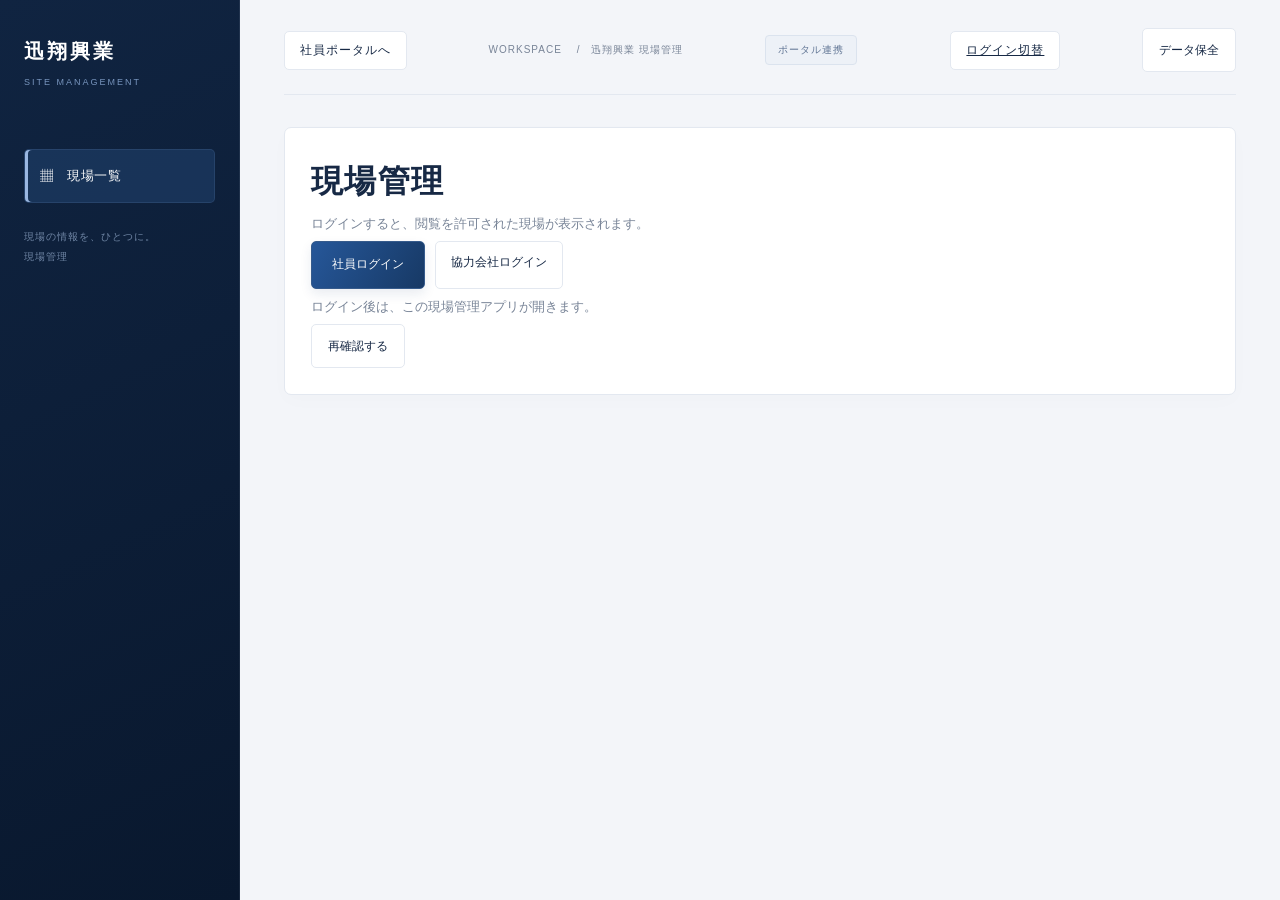
<file: index.html>
<!doctype html><html lang="ja" data-app-gate-loading><script src="entry-config.js?build=445ea823d79e"></script><script id="app-gate-bootstrap">document.documentElement.setAttribute("data-app-gate-loading","");</script><style id="app-gate-style">html[data-app-gate-loading] #app,html[data-app-gate-loading] aside nav,html[data-app-gate-loading] dialog{visibility:hidden!important}html[data-app-gate-loading] body::before{content:"ログインと閲覧できる現場を確認しています…";position:fixed;inset:24px auto auto 24px;padding:16px;background:white;color:#24394e;z-index:99999}aside nav button[hidden]{display:none!important}</style><meta charset="utf-8"><meta name="viewport" content="width=device-width,initial-scale=1"><title>迅翔興業｜現場管理</title><link rel="icon" type="image/png" sizes="32x32" href="icons/site-32-20261020.png"><link rel="icon" type="image/png" sizes="192x192" href="icons/site-192-20261020.png"><link rel="icon" type="image/png" sizes="512x512" href="icons/site-512-20261020.png"><link rel="apple-touch-icon" sizes="180x180" href="icons/site-180-20261020.png"><link rel="manifest" href="manifest.webmanifest?v=20261020"><meta name="theme-color" content="#102746">
<style>
:root{--bg:#f1f4f6;--ink:#17304f;--muted:#748483;--green:#1765d1;--line:#dde5e3}*{box-sizing:border-box}body{margin:0;font-family:'Yu Gothic UI','Meiryo',sans-serif;background:var(--bg);color:var(--ink)}button,input,select,textarea{font:inherit}button{cursor:pointer;border:0}aside{position:fixed;width:228px;inset:0 auto 0 0;background:#102746;color:white;padding:32px 20px}aside h2{font-size:18px;letter-spacing:2px;margin:0 0 6px}aside small{color:#86a9d4}aside nav{margin-top:48px}aside button{display:block;width:100%;text-align:left;background:none;color:#a9bdd8;padding:16px;border-radius:8px;margin:6px 0}aside button.active{background:#214a7d;color:white}aside footer{position:absolute;bottom:28px;font-size:12px;color:#a9beb7;line-height:2}main{margin-left:228px;padding:30px 42px;max-width:1600px}.top{display:flex;justify-content:space-between;align-items:center;font-size:12px;color:var(--muted);margin-bottom:32px}.badge{border:1px solid #c9d9d4;border-radius:20px;padding:7px 12px;background:#e8effa;color:#315e95}.hero{display:flex;justify-content:space-between;align-items:center;margin-bottom:28px}h1{font-size:30px;letter-spacing:1px;margin:6px 0 8px}h2{font-size:19px}p{color:var(--muted);line-height:1.8;margin:6px 0}.eyebrow{font-size:11px;letter-spacing:3px;color:var(--green);font-weight:bold}.primary{background:var(--green);color:white;padding:12px 20px;border-radius:7px}.secondary{background:white;border:1px solid var(--line);padding:10px 15px;border-radius:7px;color:var(--ink)}.stats{display:grid;grid-template-columns:repeat(4,1fr);gap:16px;margin-bottom:28px}.stat,.panel{background:white;border:1px solid var(--line);border-radius:12px;padding:22px}.stat strong{font-size:32px;display:block;margin-top:10px}.stat span{font-size:12px;color:var(--muted)}.row{display:flex;gap:12px;align-items:center;flex-wrap:wrap}.between{justify-content:space-between}.grid{display:grid;grid-template-columns:repeat(3,1fr);gap:20px}.card{background:white;border:1px solid var(--line);border-radius:12px;overflow:hidden;cursor:pointer;transition:.2s}.card:hover{transform:translateY(-3px);box-shadow:0 12px 30px #163a3010}.cover{height:140px;background:linear-gradient(130deg,#3e84da,#143967);position:relative;padding:22px;color:white;overflow:hidden}.cover:after{content:'';position:absolute;right:30px;bottom:-10px;width:120px;height:110px;border:12px solid #ffffff20;box-shadow:40px -35px 0 #ffffff12}.cover b{font-size:42px;font-weight:300;color:#ffffff65}.body{padding:22px}.body h2{margin:12px 0}.pill{display:inline-block;font-size:11px;padding:5px 9px;border-radius:5px;background:#eaf2fd;color:#2364ad}.warn{background:#fff0df;color:#ac651b}.red{background:#fbe9e7;color:#ae4b40}.meta{font-size:12px;color:var(--muted);line-height:2}.tabs{display:flex;gap:6px;border-bottom:1px solid var(--line);margin:24px 0;overflow:auto}.tabs button{white-space:nowrap;background:none;padding:14px 18px;color:var(--muted);border-bottom:3px solid transparent}.tabs button.active{color:var(--green);border-color:var(--green);font-weight:bold}.two{display:grid;grid-template-columns:1.3fr 1fr;gap:20px}.field{margin-bottom:16px}label{display:block;font-size:12px;margin-bottom:8px;font-weight:bold}input,select,textarea{width:100%;padding:11px 12px;border:1px solid #d3dfda;border-radius:6px;background:white;color:var(--ink)}input[type=checkbox]{width:auto}textarea{min-height:85px}.table{width:100%;border-collapse:collapse}.table th{text-align:left;font-size:11px;color:var(--muted);font-weight:normal;padding:14px;border-bottom:1px solid var(--line)}.table td{padding:18px 14px;border-bottom:1px solid var(--line);font-size:13px}.table tr:last-child td{border:0}.item{padding:18px 0;border-bottom:1px solid var(--line)}.item:last-child{border:0}.item h3{font-size:15px;margin:8px 0}.empty{padding:54px 20px;text-align:center;color:var(--muted)}dialog{border:0;border-radius:16px;width:min(780px,94vw);max-height:90vh;padding:28px;color:var(--ink)}dialog::backdrop{background:#102b2ac0;backdrop-filter:blur(4px)}dialog h2{margin-top:0}.modalfoot{display:flex;justify-content:flex-end;gap:10px;margin-top:24px}.checklist{display:flex;gap:12px;flex-wrap:wrap;padding:12px;border:1px solid var(--line);border-radius:6px}.checklist label{margin:0}canvas{width:100%;border:1px solid var(--line);border-radius:8px;touch-action:none;background:#edf2f0}.photo{width:100%;max-height:220px;object-fit:contain;background:#f2f5f3}.notice{padding:14px 18px;border-left:3px solid #ba934e;background:#fff8e9;font-size:12px;line-height:1.8;margin-bottom:20px}.toast{position:fixed;bottom:25px;right:25px;background:#164580;color:white;padding:16px 24px;border-radius:8px;z-index:9}.search{max-width:320px}.details{line-height:2.3;font-size:14px}.details b{display:inline-block;min-width:95px}.taskdone{text-decoration:line-through;color:var(--muted)}@media(max-width:1000px){.grid{grid-template-columns:1fr 1fr}.two{grid-template-columns:1fr}main{padding:25px}.stats{gap:8px}.stat{padding:15px}}@media(max-width:700px){aside{position:static;width:100%;padding:16px}aside nav{display:flex;margin:12px 0 0}aside button{padding:10px;margin:0}aside footer,aside small{display:none}main{margin:0;padding:20px}.grid{grid-template-columns:1fr}.stats{grid-template-columns:1fr 1fr}.hero{align-items:flex-start;gap:10px}h1{font-size:24px}.table td,.table th{padding:12px 7px}.top{margin-bottom:22px}.panel{padding:16px}}
</style><link rel="stylesheet" href="premium.css?build=14b3688a65a5"><link rel="stylesheet" href="inventory.css?build=dc8acc95f747"><link rel="stylesheet" href="media-ky.css?build=1e010923dd51"><link rel="stylesheet" href="site-chat.css?build=ad91f13c843d"><link rel="stylesheet" href="operations.css?build=560edea28995"><link rel="stylesheet" href="inventory-grid.css?build=90f8bd921f5c"><aside><h2>迅翔興業</h2><small>SITE MANAGEMENT</small><nav><button data-nav="sites" onclick="navigate('sites')">▦　現場一覧</button><button data-nav="customers" onclick="navigate('customers')">▤　顧客・取引先</button><button data-nav="repairs" onclick="navigate('repairs')">✓　手直し案件</button></nav><footer>現場の情報を、ひとつに。<br>現場管理</footer></aside><main><div class="top"><span>WORKSPACE　 /　迅翔興業 現場管理</span><span class="badge">ポータル連携</span></div><div id="app"></div></main><dialog id="modal"></dialog><div id="toast" class="toast" hidden></div>
<script>
const seed={companies:[{id:1,name:'青葉建設株式会社',phone:'03-0000-0001',address:'東京都中央区（サンプル）',people:[{name:'田中 一郎',dept:'工事部',phone:'090-0000-0001',email:'tanaka@example.com'},{name:'佐藤 美咲',dept:'品質管理部',phone:'090-0000-0002',email:'sato@example.com'}]},{id:2,name:'東都不動産株式会社',phone:'03-0000-0003',address:'東京都港区（サンプル）',people:[{name:'鈴木 健',dept:'開発部',phone:'090-0000-0003',email:'suzuki@example.com'}]}],sites:[{id:1,name:'青葉レジデンス 新築工事',address:'東京都中央区 青葉町 2-4（サンプル）',status:'施工中',start:'2026-09-01',end:'2027-03-31',prime:1,client:2,primePeople:['田中 一郎','佐藤 美咲'],clientPeople:['鈴木 健'],note:'入場時は北側ゲートを使用。駐車は指定区画へ。'},{id:2,name:'港南オフィス 外壁改修',address:'東京都港区 港南 1-2（サンプル）',status:'施工中',start:'2026-09-10',end:'2026-12-20',prime:1,client:2,primePeople:['佐藤 美咲'],clientPeople:['鈴木 健'],note:'居住・利用者の動線を確保してください。'},{id:3,name:'緑丘マンション 共用部改修',address:'東京都世田谷区 緑丘 3-1（サンプル）',status:'着工前',start:'2026-10-01',end:'2027-01-31',prime:1,client:2,primePeople:['田中 一郎'],clientPeople:[],note:''}],repairs:[{id:1,site:1,title:'ベランダ手すりの塗装補修',location:'2階 / 202号室 / ベランダ',due:'2026-09-18',assignee:'',status:'未対応',note:'写真の指示箇所を確認して補修してください。',history:[]},{id:2,site:1,title:'エントランス壁面のキズ補修',location:'1階 / エントランス',due:'2026-09-16',assignee:'山田 太郎',status:'確認待ち',note:'養生撤去後に確認してください。',history:['山田 太郎が完了確認を依頼（サンプル）']},{id:3,site:2,title:'シーリングの仕上げ確認',location:'3階 / 南面',due:'2026-09-20',assignee:'',status:'対応中',note:'現場に行った方が対応してください。',history:[]}],tasks:[{id:1,site:1,title:'搬入経路の確認',done:false},{id:2,site:1,title:'安全書類の提出',done:true}],files:[],reports:[]};
const MAIN_KEY='jinshou-site-prototype-v1';let mainSnapshot=null,mainStorageError='',state;
try{mainSnapshot=localStorage.getItem(MAIN_KEY);state=mainSnapshot?JSON.parse(mainSnapshot):structuredClone(seed);if(!state||typeof state!=='object'||['companies','sites','repairs','tasks','files','reports'].some(k=>!Array.isArray(state[k])))throw Error('保存データの形式を確認できません')}catch(e){mainStorageError='保存データを読み込めません。元のデータは保持しています。編集を止め、管理者に端末内データの保全と復旧を依頼してください。';state=structuredClone(seed)}
window.addEventListener('error',e=>{if(e.error?.name==='SiteSaveError'){e.preventDefault();notify(e.error.message)}});
let page='sites',siteId=1,tab='概要';const $=id=>document.getElementById(id),esc=s=>String(s??'').replace(/[&<>"']/g,c=>({'&':'&amp;','<':'&lt;','>':'&gt;','"':'&quot;',"'":'&#39;'}[c]));function save(){try{if(mainStorageError)throw Error(mainStorageError);if(localStorage.getItem(MAIN_KEY)!==mainSnapshot)throw Error('別の画面で更新されています。入力内容を控え、再読み込みしてから保存してください。');const next=JSON.stringify(state);localStorage.setItem(MAIN_KEY,next);mainSnapshot=next;return true}catch(cause){try{state=mainSnapshot?JSON.parse(mainSnapshot):structuredClone(seed)}catch{}const error=new Error(mainStorageError||(cause.message?.includes('別の画面')?cause.message:'保存できませんでした。入力画面は閉じずに、空き容量を確認し、管理者に連絡してください。'));error.name='SiteSaveError';if(document.getElementById('toast'))notify(error.message);throw error}}function notify(t){$('toast').textContent=t;$('toast').hidden=false;setTimeout(()=>$('toast').hidden=true,3500)}function navigate(p){page=p;render()}function openSite(id){siteId=id;page='detail';tab='概要';render()}function company(id){return state.companies.find(c=>c.id===Number(id))}function pill(t){return `<span class="pill ${t==='未対応'?'warn':t==='確認待ち'?'red':''}">${esc(t)}</span>`}function show(html){$('modal').innerHTML=html;$('modal').showModal()}function closeModal(){$('modal').close()}function foot(label='保存する'){return `<div class="modalfoot"><button type="button" class="secondary" onclick="closeModal()">キャンセル</button><button class="primary">${label}</button></div>`}function heading(k,title,desc,button=''){return `<div class="hero"><div><div class="eyebrow">${k}</div><h1>${title}</h1><p>${desc}</p></div>${button}</div>`}
function render(){document.querySelectorAll('[data-nav]').forEach(e=>e.classList.toggle('active',e.dataset.nav===(page==='detail'?'sites':page)));let html='';if(page==='sites'){html=heading('PROJECTS','現場一覧','現場の進み具合も、必要な情報も、ここから。','<button class="primary" onclick="siteForm()">＋ 現場を登録</button>')+`<div class="stats"><div class="stat"><span>登録現場</span><strong>${state.sites.length}<small> 件</small></strong></div><div class="stat"><span>施工中</span><strong>${state.sites.filter(s=>s.status==='施工中').length}<small> 件</small></strong></div><div class="stat"><span>未完了の手直し</span><strong>${state.repairs.filter(r=>r.status!=='完了').length}<small> 件</small></strong></div><div class="stat"><span>確認待ち</span><strong>${state.repairs.filter(r=>r.status==='確認待ち').length}<small> 件</small></strong></div></div><div class="row between" style="margin-bottom:20px"><h2>すべての現場</h2><input class="search" placeholder="現場名・住所を検索" oninput="filterCards(this.value)"></div><div class="grid">${state.sites.map(s=>`<article class="card" data-search="${esc(s.name+' '+s.address)}" onclick="openSite(${s.id})" tabindex="0" onkeydown="if(event.key==='Enter')openSite(${s.id})"><div class="cover"><b>0${s.id}</b></div><div class="body">${pill(s.status)}<h2>${esc(s.name)}</h2><div class="meta">${esc(s.address)}<br>${esc(s.start)} — ${esc(s.end)}</div><div class="row between" style="margin-top:20px"><span class="pill warn">手直し ${state.repairs.filter(r=>r.site===s.id&&r.status!=='完了').length}件</span><span>現場を開く →</span></div></div></article>`).join('')}</div>`}
else if(page==='customers'){html=heading('CONTACT DIRECTORY','顧客・取引先','会社と担当者を一度登録。各現場から選んで使えます。','<button class="primary" onclick="companyForm()">＋ 会社を登録</button>')+state.companies.map(c=>`<section class="panel" style="margin-bottom:20px"><div class="row between"><div><h2>${esc(c.name)}</h2><p>${esc(c.address)}　｜　${esc(c.phone)}</p></div><button class="secondary" onclick="personForm(${c.id})">＋ 担当者を追加</button><button class="primary" onclick="cardForm(${c.id})">名刺から担当者を追加</button></div><table class="table"><thead><tr><th>担当者 / 部署</th><th>電話番号</th><th>メール</th></tr></thead><tbody>${c.people.map(p=>`<tr><td><b>${esc(p.name)}</b><br><span class="meta">${esc(p.dept)}</span></td><td>${esc(p.phone)}</td><td>${esc(p.email)}</td></tr>`).join('')}</tbody></table>${contactSummary(c.id)}</section>`).join('')}
else if(page==='repairs'){html=heading('QUALITY CONTROL','手直し案件','期限までに、現場に行った人が対応。写真で確認までつなげます。','<button class="primary" onclick="repairForm()">＋ 手直しを登録</button>')+repairList(state.repairs)}
else{let s=state.sites.find(s=>s.id===siteId);html=`<button class="secondary" onclick="navigate('sites')">← 現場一覧</button>`+heading(s.__sharedKey?'PROJECT':'PROJECT / 0'+s.id,esc(s.name),esc(s.address),pill(s.status))+`<div class="tabs">${['概要','工程表','タスク','報告','写真','資料','手直し案件'].map(t=>`<button class="${tab===t?'active':''}" onclick="tab='${t}';render()">${t}${t==='手直し案件'?' '+state.repairs.filter(r=>r.site===siteId&&r.status!=='完了').length:''}</button>`).join('')}</div>`;if(tab==='概要'){html+=`<div class="two"><section class="panel"><div class="row between"><h2>現場概要</h2><button class="secondary" onclick="siteForm(${s.id})">編集</button></div><div class="details"><b>所在地</b>${esc(s.address)}<br><b>工期</b>${esc(s.start)} ～ ${esc(s.end)}<br><b>注意事項</b>${esc(s.note||'未登録')}</div>${['prime','client'].map((k,i)=>`<div class="item"><span class="eyebrow">${i?'発注者':'元請け'}</span><h2>${esc(company(s[k])?.name||'未登録')}</h2>${(s[k+'People']||[]).map(n=>{let p=company(s[k])?.people.find(p=>p.name===n);return `<div class="item"><b>${esc(n)}</b>　<span class="meta">${esc(p?.dept)}</span><p>${esc(p?.phone)}　${esc(p?.email)}</p></div>`}).join('')||'<p>担当者未登録</p>'}</div>`).join('')}</section><section class="panel"><h2>現場で確認すること</h2>${repairList(state.repairs.filter(r=>r.site===siteId&&r.status!=='完了'),true)}</section></div>`}else if(tab==='手直し案件'){html+=`<div class="row between"><p>担当者の指定は任意・期限は必須</p><button class="primary" onclick="repairForm(${siteId})">＋ 手直しを登録</button></div>`+repairList(state.repairs.filter(r=>r.site===siteId))}else if(['工程表','写真','資料'].includes(tab)){html+=filePanel()}else if(tab==='タスク'){html+=`<section class="panel"><div class="row between"><h2>現場のタスク</h2><button class="primary" onclick="taskForm()">＋ タスク</button></div>${state.tasks.filter(t=>t.site===siteId).map(t=>`<div class="item"><label class="${t.done?'taskdone':''}"><input type="checkbox" ${t.done?'checked':''} onchange="state.tasks.find(t=>t.id===${t.id}).done=this.checked;save();render()">　${esc(t.title)}</label></div>`).join('')||'<div class="empty">タスクを登録してください</div>'}</section>`}else{html+=`<section class="panel"><div class="row between"><h2>現場の報告</h2><button class="primary" onclick="reportForm()">＋ 報告を作成</button></div>${state.reports.filter(r=>r.site===siteId).map(r=>`<div class="item"><h3>${esc(r.title)}</h3><p>${esc(r.note)}</p><small>${esc(r.date)}</small></div>`).join('')||'<div class="empty">進捗や気づいたことを記録しましょう。</div>'}</section>`}}$('app').innerHTML=html}
function filterCards(q){document.querySelectorAll('[data-search]').forEach(e=>e.hidden=!e.dataset.search.includes(q))}function repairList(rs,compact=false){return `<section class="${compact?'':'panel'}" style="margin-top:18px">${rs.map(r=>`<div class="item"><div class="row between">${pill(r.status)}<span class="meta">期限 ${esc(r.due)}</span></div><h3>${esc(r.title)}</h3><div class="meta">${esc(state.sites.find(s=>s.id===r.site)?.name)}<br>${esc(r.location)}　｜　${esc(r.assignee||'担当者未指定・現場に行った方が対応')}</div><button class="secondary" style="margin-top:12px" onclick="repairDetail(${r.id})">詳細・対応する →</button></div>`).join('')||'<div class="empty">該当する手直し案件はありません</div>'}</section>`}
function companyForm(){show(`<h2>会社を登録</h2><form onsubmit="event.preventDefault();state.companies.push({id:Date.now(),name:this.name.value,address:this.address.value,phone:this.phone.value,people:[]});save();closeModal();render()"><label>会社名（必須）</label><input name="name" required><label>住所</label><input name="address"><label>代表電話</label><input name="phone" type="tel">${foot()}</form>`)}function personForm(id){show(`<h2>担当者を追加</h2><p>${esc(company(id).name)}</p><form onsubmit="event.preventDefault();company(${id}).people.push({name:this.person.value,dept:this.dept.value,phone:this.phone.value,email:this.email.value});save();closeModal();render()">${[['person','氏名（必須）'],['dept','部署'],['phone','電話番号'],['email','メールアドレス']].map(([n,l])=>`<div class="field"><label>${l}</label><input name="${n}" ${n==='person'?'required':''} ${n==='email'?'type="email"':''}></div>`).join('')}${foot()}</form>`)}
function peoplePicker(k,id,selected=[]){$(k+'Contacts').innerHTML=(company(id)?.people||[]).map(p=>`<label><input type="checkbox" name="${k}People" value="${esc(p.name)}" ${selected.includes(p.name)?'checked':''}> ${esc(p.name)}</label>`).join('')||'登録された担当者がいません'}function siteForm(id){let s=state.sites.find(s=>s.id===id)||{};show(`<h2>${id?'現場概要を編集':'現場を登録'}</h2><form id="siteForm">${[['name','現場名'],['address','所在地'],['start','着工日'],['end','完了予定日']].map(([k,l])=>`<div class="field"><label>${l}</label><input name="${k}" ${k==='name'?'required':''} type="${['start','end'].includes(k)?'date':'text'}" value="${esc(s[k]||'')}"></div>`).join('')}<label>状況</label><select name="status">${['着工前','施工中','完了'].map(t=>`<option ${s.status===t?'selected':''}>${t}</option>`).join('')}</select>${['prime','client'].map((k,i)=>`<div class="field"><label>${i?'発注者':'元請け'}会社</label><select name="${k}" onchange="peoplePicker('${k}',this.value)"><option value="">未選択</option>${state.companies.map(c=>`<option value="${c.id}" ${s[k]===c.id?'selected':''}>${esc(c.name)}</option>`).join('')}</select><label style="margin-top:10px">担当者（複数選択可）</label><div class="checklist" id="${k}Contacts"></div></div>`).join('')}<label>注意事項</label><textarea name="note">${esc(s.note||'')}</textarea>${foot()}</form>`);['prime','client'].forEach(k=>peoplePicker(k,s[k],s[k+'People']));$('siteForm').onsubmit=e=>{e.preventDefault();let d=new FormData(e.target),v=Object.fromEntries(d);v.id=id||Date.now();v.prime=Number(v.prime);v.client=Number(v.client);v.primePeople=d.getAll('primePeople');v.clientPeople=d.getAll('clientPeople');if(v.start&&v.end&&v.end<v.start){notify('完了予定日は着工日以降を指定してください');return}if(id)Object.assign(s,v);else state.sites.push(v);save();closeModal();render()}}
let drawing=null,basePhoto='',tool='circle';function setupCanvas(){const c=$('markCanvas'),ctx=c.getContext('2d');ctx.fillStyle='#edf2f0';ctx.fillRect(0,0,c.width,c.height);ctx.fillStyle='#748483';ctx.font='18px sans-serif';ctx.fillText('写真を選択すると、丸・バツ・矢印を書き込めます',35,170);let start,snapshot;const point=e=>{let r=c.getBoundingClientRect();return{x:(e.clientX-r.left)*c.width/r.width,y:(e.clientY-r.top)*c.height/r.height}};c.onpointerdown=e=>{if(!basePhoto)return;start=point(e);snapshot=ctx.getImageData(0,0,c.width,c.height);c.setPointerCapture(e.pointerId)};c.onpointerup=e=>{if(!start)return;let p=point(e);ctx.putImageData(snapshot,0,0);ctx.strokeStyle='#f43b36';ctx.lineWidth=5;ctx.beginPath();if(tool==='circle'){ctx.ellipse((start.x+p.x)/2,(start.y+p.y)/2,Math.max(1,Math.abs(p.x-start.x)/2),Math.max(1,Math.abs(p.y-start.y)/2),0,0,Math.PI*2)}else if(tool==='cross'){ctx.moveTo(start.x,start.y);ctx.lineTo(p.x,p.y);ctx.moveTo(start.x,p.y);ctx.lineTo(p.x,start.y)}else{ctx.moveTo(start.x,start.y);ctx.lineTo(p.x,p.y);let a=Math.atan2(p.y-start.y,p.x-start.x);ctx.moveTo(p.x-23*Math.cos(a-.5),p.y-23*Math.sin(a-.5));ctx.lineTo(p.x,p.y);ctx.lineTo(p.x-23*Math.cos(a+.5),p.y-23*Math.sin(a+.5))}ctx.stroke();drawing=c.toDataURL('image/jpeg',.8);start=null};c.onpointercancel=()=>start=null}
async function imageData(f){if(!f||!f.type.startsWith('image/'))throw Error('画像ファイルを選んでください');return new Promise((resolve,reject)=>{let reader=new FileReader();reader.onerror=reject;reader.onload=()=>{let im=new Image();im.onerror=()=>reject(Error('この画像形式は表示できません'));im.onload=()=>{let c=document.createElement('canvas'),scale=Math.min(1,1000/im.width);c.width=im.width*scale;c.height=im.height*scale;c.getContext('2d').drawImage(im,0,0,c.width,c.height);resolve(c.toDataURL('image/jpeg',.8))};im.src=reader.result};reader.readAsDataURL(f)})}async function loadPhoto(f){try{basePhoto=await imageData(f);let im=new Image();im.onload=()=>{let c=$('markCanvas');c.height=im.height*c.width/im.width;c.getContext('2d').drawImage(im,0,0,c.width,c.height);drawing=c.toDataURL('image/jpeg',.8)};im.src=basePhoto}catch(e){notify(e.message)}}
function repairForm(sid){basePhoto='';drawing=null;show(`<h2>手直し案件を登録</h2><form id="repairForm"><div class="two"><div><label>現場（必須）</label><select name="site">${state.sites.map(s=>`<option value="${s.id}" ${s.id===sid?'selected':''}>${esc(s.name)}</option>`).join('')}</select><label>指示内容（必須）</label><input name="title" required placeholder="ベランダの手すりを補修"><label>場所</label><input name="location" placeholder="2階 / 202号室 / ベランダ"></div><div><label>対応期限（必須）</label><input type="date" name="due" required><label>担当者（任意）</label><input name="assignee" placeholder="未指定なら現場に行った方が対応"><label>補足</label><textarea name="note"></textarea></div></div><label>指示写真（元画像も保存）</label><input type="file" accept="image/*" onchange="loadPhoto(this.files[0])"><div class="row" style="margin:10px 0"><label>描く印</label><select style="width:150px" onchange="tool=this.value"><option value="circle">○ 丸</option><option value="cross">× バツ</option><option value="arrow">↗ 矢印</option></select><small>写真上をドラッグ</small></div><canvas id="markCanvas" width="680" height="340"></canvas>${foot('登録する')}</form>`);tool='circle';setupCanvas();$('repairForm').onsubmit=e=>{e.preventDefault();let d=Object.fromEntries(new FormData(e.target));state.repairs.push({...d,id:Date.now(),site:Number(d.site),status:'未対応',original:basePhoto,photo:drawing,history:['登録：'+new Date().toLocaleString('ja-JP')]});save();closeModal();render()}}
function repairDetail(id){let r=state.repairs.find(r=>r.id===id);show(`<div class="row between"><h2>${esc(r.title)}</h2>${pill(r.status)}</div><p>${esc(r.location)}　期限：${esc(r.due)}</p><p>${esc(r.note)}</p>${r.photo?`<h3>指示写真</h3><img class="photo" src="${r.photo}"><details><summary>元の写真を見る</summary><img class="photo" src="${r.original}"></details>`:'<div class="notice">サンプル案件のため指示写真は未登録です。新規案件では写真を追加できます。</div>'}${r.after?`<h3>対応後</h3><img class="photo" src="${r.after}">`:''}<h3>対応履歴</h3><p>${r.history.map(esc).join('<br>')||'まだ対応されていません'}</p><div class="notice">試作では操作する人を選択します。実装時はログイン中の社員を自動記録し、確認権限も管理します。</div><label>操作する人（サンプル）</label><select id="actor"><option>山田 太郎</option><option>佐藤 花子</option><option>確認担当者</option></select>${r.status!=='完了'&&r.status!=='確認待ち'?'<label>対応後の写真（確認依頼時に必須）</label><input id="afterPhoto" type="file" accept="image/*">':''}<div class="modalfoot"><button class="secondary" onclick="closeModal()">閉じる</button>${r.status==='未対応'?`<button class="secondary" onclick="transition(${id},'対応中')">対応を開始</button>`:''}${['未対応','対応中'].includes(r.status)?`<button class="primary" onclick="transition(${id},'確認待ち')">写真を付けて確認を依頼</button>`:''}${r.status==='確認待ち'?`<button class="secondary" onclick="transition(${id},'対応中',true)">差し戻し</button><button class="primary" onclick="transition(${id},'完了')">確認して完了</button>`:''}</div>`)}async function transition(id,next,back=false){let r=state.repairs.find(r=>r.id===id),actor=$('actor').value,reason='';if(['完了'].includes(next)||back){if(actor!=='確認担当者'){notify('確認担当者を選択してください（試作の権限切替）');return}}if(back){reason=prompt('差し戻し理由を入力してください');if(!reason?.trim())return}if(next==='確認待ち'){let f=$('afterPhoto').files[0];if(!f){notify('対応後の写真を添付してください');return}try{r.after=await imageData(f)}catch(e){notify(e.message);return}}r.status=next;r.history.push(`${actor}：${back?'差し戻し':next} ${reason} / ${new Date().toLocaleString('ja-JP')}`);save();closeModal();render();notify('対応状況を更新しました')}
let fileDb;function db(){return fileDb||(fileDb=new Promise((resolve,reject)=>{let q=indexedDB.open('jinshou-site-files',1);q.onupgradeneeded=()=>q.result.createObjectStore('files');q.onsuccess=()=>resolve(q.result);q.onerror=()=>reject(q.error)}))}async function storeFile(id,f){let d=await db();await new Promise((resolve,reject)=>{let t=d.transaction('files','readwrite');t.objectStore('files').put(f,id);t.oncomplete=resolve;t.onerror=()=>reject(t.error)})}async function viewFile(id){try{let d=await db(),f=await new Promise((resolve,reject)=>{let q=d.transaction('files').objectStore('files').get(id);q.onsuccess=()=>resolve(q.result);q.onerror=reject});if(!f){notify('この端末にはファイルがありません');return}let u=URL.createObjectURL(f);if(f.type==='application/pdf'||f.type.startsWith('image/')){show(`<h2>${esc(f.name)}</h2>${f.type.startsWith('image/')?`<img style="width:100%" src="${u}">`:`<iframe title="工程表・資料プレビュー" style="width:100%;height:65vh;border:0" src="${u}"></iframe>`}<p><a href="${u}" download="${esc(f.name)}">原本をダウンロード</a></p><button class="secondary" onclick="closeModal()">閉じる</button>`);$('modal').addEventListener('close',()=>URL.revokeObjectURL(u),{once:true})}else{let a=document.createElement('a');a.href=u;a.download=f.name;a.click();setTimeout(()=>URL.revokeObjectURL(u),30000);notify('原本をダウンロードします。Excel等で開いて確認できます。')}}catch{notify('ファイルを開けませんでした')}}function filePanel(){let fs=state.files.filter(f=>f.site===siteId&&f.kind===tab).sort((a,b)=>b.id-a.id);return `<section class="panel"><div class="row between"><div><h2>${tab==='工程表'?'受領した工程表を、そのまま保存':tab}</h2><p>${tab==='工程表'?'PDF・Excel・画像に対応。アップロード順に版を残します。':'現場ごとにファイルをまとめます。'}</p></div><label class="primary" style="cursor:pointer">＋ ファイルを追加<input type="file" hidden ${tab==='写真'?'accept="image/*"':'accept=".pdf,.xlsx,.xls,.png,.jpg,.jpeg,.webp"'} onchange="uploadFile(this.files[0])"></label></div><div class="notice">ファイルはこのブラウザ内だけに保存します。PDF・画像は原本を表示、Excelはダウンロードして確認する試作です。工程への自動変換・共有保存は未実装です。</div>${fs.map((f,i)=>`<div class="item row between"><div><b>${esc(f.name)}</b> ${i===0&&tab==='工程表'?pill('最新'):''}<p>第${fs.length-i}版 · ${esc(f.date)}</p></div><button class="secondary" onclick="viewFile(${f.id})">${/pdf|image/.test(f.type)?'開く':'原本を保存'}</button></div>`).join('')||'<div class="empty">ここにファイルを追加してください。<br>以前の版も削除せず残します。</div>'}</section>`}async function uploadFile(f){if(!f)return;let sid=siteId,kind=tab,id=Date.now();try{await storeFile(id,f);state.files.push({id,site:sid,kind,name:f.name,type:f.type,date:new Date().toLocaleString('ja-JP')});save();render();notify('ファイルを保存しました')}catch{notify('ファイル保存に失敗しました。容量やブラウザ設定をご確認ください')}}function taskForm(){show(`<h2>タスクを追加</h2><form onsubmit="event.preventDefault();state.tasks.push({id:Date.now(),site:siteId,title:this.title.value,done:false});save();closeModal();render()"><label>タスク名</label><input name="title" required>${foot()}</form>`)}function reportForm(){show(`<h2>報告を作成</h2><form onsubmit="event.preventDefault();state.reports.push({id:Date.now(),site:siteId,title:this.title.value,note:this.note.value,date:new Date().toLocaleString('ja-JP')});save();closeModal();render()"><label>件名</label><input name="title" required><label>報告内容</label><textarea name="note" required></textarea>${foot()}</form>`)}render();
</script><script src="premium.js?build=a2e0b239a5c7"></script><script src="workforce.js?build=799867099ee1"></script><script src="attendance.js?build=7e60df331128"></script><script src="inventory.js?build=cddfeaf40bdd"></script><script src="media-ky.js?build=f1ba7c96cc5a"></script><script src="site-chat.js?build=f6dc59291692"></script><script src="operations.js?build=04eeaa8371cd"></script><script src="inventory-overview.js?build=16a0999632e9"></script><script src="stock-lifecycle.js?build=9c2c38b9613f"></script><script src="stock-orders.js?build=07ceb3dc9af1"></script><script src="inventory-grid.js?build=e35574b632e6"></script><script src="stock-drag.js?build=5fc353129d53"></script><script src="business-card.js?build=2d8d89fd5066"></script><script src="stock-completion.js?build=2792dc6eb4f8"></script><script src="stock-demand.js?build=084c10fe97e1"></script><script src="contact-log.js?build=8b2b91ff19cd"></script><script src="work-inbox.js?build=def10e3a1865"></script><script src="site-slip-hub.js?build=61ecd0f78f72"></script><script src="stock-corrections.js?build=8275f97b1826"></script></html>








<script src="return-paper.js?build=5ee22ff4c82f"></script>

<script src="accidents.js?build=2b6d45194628"></script>

<script src="accident-submission.js?build=802d9a6f1a64"></script>

<script src="repair-progress.js?build=c3c20c1c97da"></script>

<script src="wide-targets.js?build=e216fb4ed4fb"></script>

<script src="repair-permission.js?build=aa23f653c5e3"></script>

<script src="estimates.js?build=104fe21665c6"></script>

<script src="estimate-builder.js?build=adbea02a93cb"></script>

<script src="profit-management.js?build=541d19a36274"></script>

<script src="invoice-original-renderer.js?build=20261109-original"></script>
<script src="invoice-original-viewer.js?build=20261109-pdf-render"></script>
<script src="profit-table.js?build=20261110-inclusive-sum"></script>
<link rel="stylesheet" href="estimate-template.css?build=8b740044af13"><script src="vendor/jszip.min.js?build=acc7e41455a8"></script><script src="estimate-template.js?build=2718b428e2c8"></script>
<script src="portal-session.js?build=20261109-original"></script>
<script src="portal-directory.js?build=64295251e757"></script>
<script src="site-members.js?build=6c9bd53bcb10"></script><link rel="stylesheet" href="safety-records.css?build=135e80a96807"><script src="safety-records.js?build=b475ff6b8a14"></script>
<script src="accident-investigation.js?build=2997d224379a"></script>
<script src="member-scope.js?build=c7e3eb69c40c"></script>
<script src="education-delivery.js?build=df128f37c31b"></script>

<script src="education-teacher.js?build=7a5d540243e8"></script>

<script src="data-preservation.js?build=0464e1871304"></script>

<script src="safety-pagination.js?build=c15debfafd69"></script>
<script src="site-sheet-status.js?build=e6e89f808267"></script>

<script src="shared-site-profiles.js?build=23e55f5e0811"></script>

<script src="cloud-records.js?build=38d5a933134f"></script>
<script src="cloud-session.js?build=2096d868abb0"></script>
<script src="cloud-chat.js?build=3b01ac77e3d7"></script>
<script src="cloud-tasks.js?build=923df0896829"></script>

<script src="shared-members.js?build=4592cec15007"></script><script src="workforce-cloud.js?build=db5f2409c587"></script>

<script src="cloud-customers.js?build=1f7fe8a5e0f7"></script>

<script src="site-company-selector.js?build=b0cb219ff073"></script>

<script src="shared-ky-controller.js?build=4acd2562b63c"></script>

<script src="shared-ky-print-model.js?build=eb31c81a7c89"></script>

<script src="shared-ky-print-renderer.js?build=b142011deea4"></script>

<script src="shared-ky-signature.js?build=86547db3a536"></script>
<script src="site-ky-daily-report.js?build=72b154bce217"></script>
<script>if(location.protocol==="https:")installKyDailyReportHandoff({employeeUrl:"/jinshou-employee-app/",workerUrl:"/jinshou-employee-app/sub/"});</script>
<script src="shared-ky-panel.js?build=66e5895c1672"></script>

<script src="shared-ky.js?build=adbea74cfedc"></script>

<script src="report-amendments.js?build=cdf6ce2572b5"></script>

<script src="cloud-reports.js?build=00d6274dba2c"></script>

<script src="private-attachments.js?build=522d0a44ecbc"></script>

<script src="private-attachments-panel.js?build=14b12ac6e0b7"></script>

<script src="cloud-attachments.js?build=6c9c0ff09d3d"></script>

<script src="cloud-estimates.js?build=104fe21665c6"></script>

<script src="cloud-accidents.js?build=c6ac6a02d030"></script>

<script src="cloud-safety-documents.js?build=129d454cf714"></script>

<script src="cloud-education-plan.js?build=637d58ef164e"></script>

<script src="shared-repair-client.js?build=5972bfb81d6e"></script>

<script src="cloud-repairs.js?build=1221597f9ae4"></script>

<script src="shared-inventory-client.js?build=12db37036b6f"></script>

<script src="shared-inventory-queue.js?build=d7a83410fb18"></script>

<script src="shared-inventory-aggregates.js?build=3467142e1b12"></script>
<script src="shared-inventory-browser.js?build=055095655730"></script>

<script src="shared-inventory-panel.js?build=a6f65e5eb682"></script>

<script src="shared-inventory-integration.js?build=5b8ac182b724"></script>

<script src="company-library.js?build=775493db970b"></script>

<script src="onsite-education.js?build=30cec0307152"></script>
<script src="shared-attendance-client.js?build=0ab47acbc767"></script><script src="shared-attendance-integration.js?build=f62ed2022f6e"></script><script src="app-gate.js?build=0a2ec84a5508"></script>
<script src="cloud-overview-details.js?build=3761c18b8edb"></script>
<script src="cloud-site-entertainment.js?build=ab8f953c09f2"></script>
<script src="site-action-reminders.js?build=b0a95bcf36ce"></script>
<script src="cloud-site-actions.js?build=50777521f00e"></script>

<script src="shared-ky-inbox.js?build=7b355a2d8741"></script>

<script src="education-authoring.js?build=51a6e54ff9aa"></script>
</file>
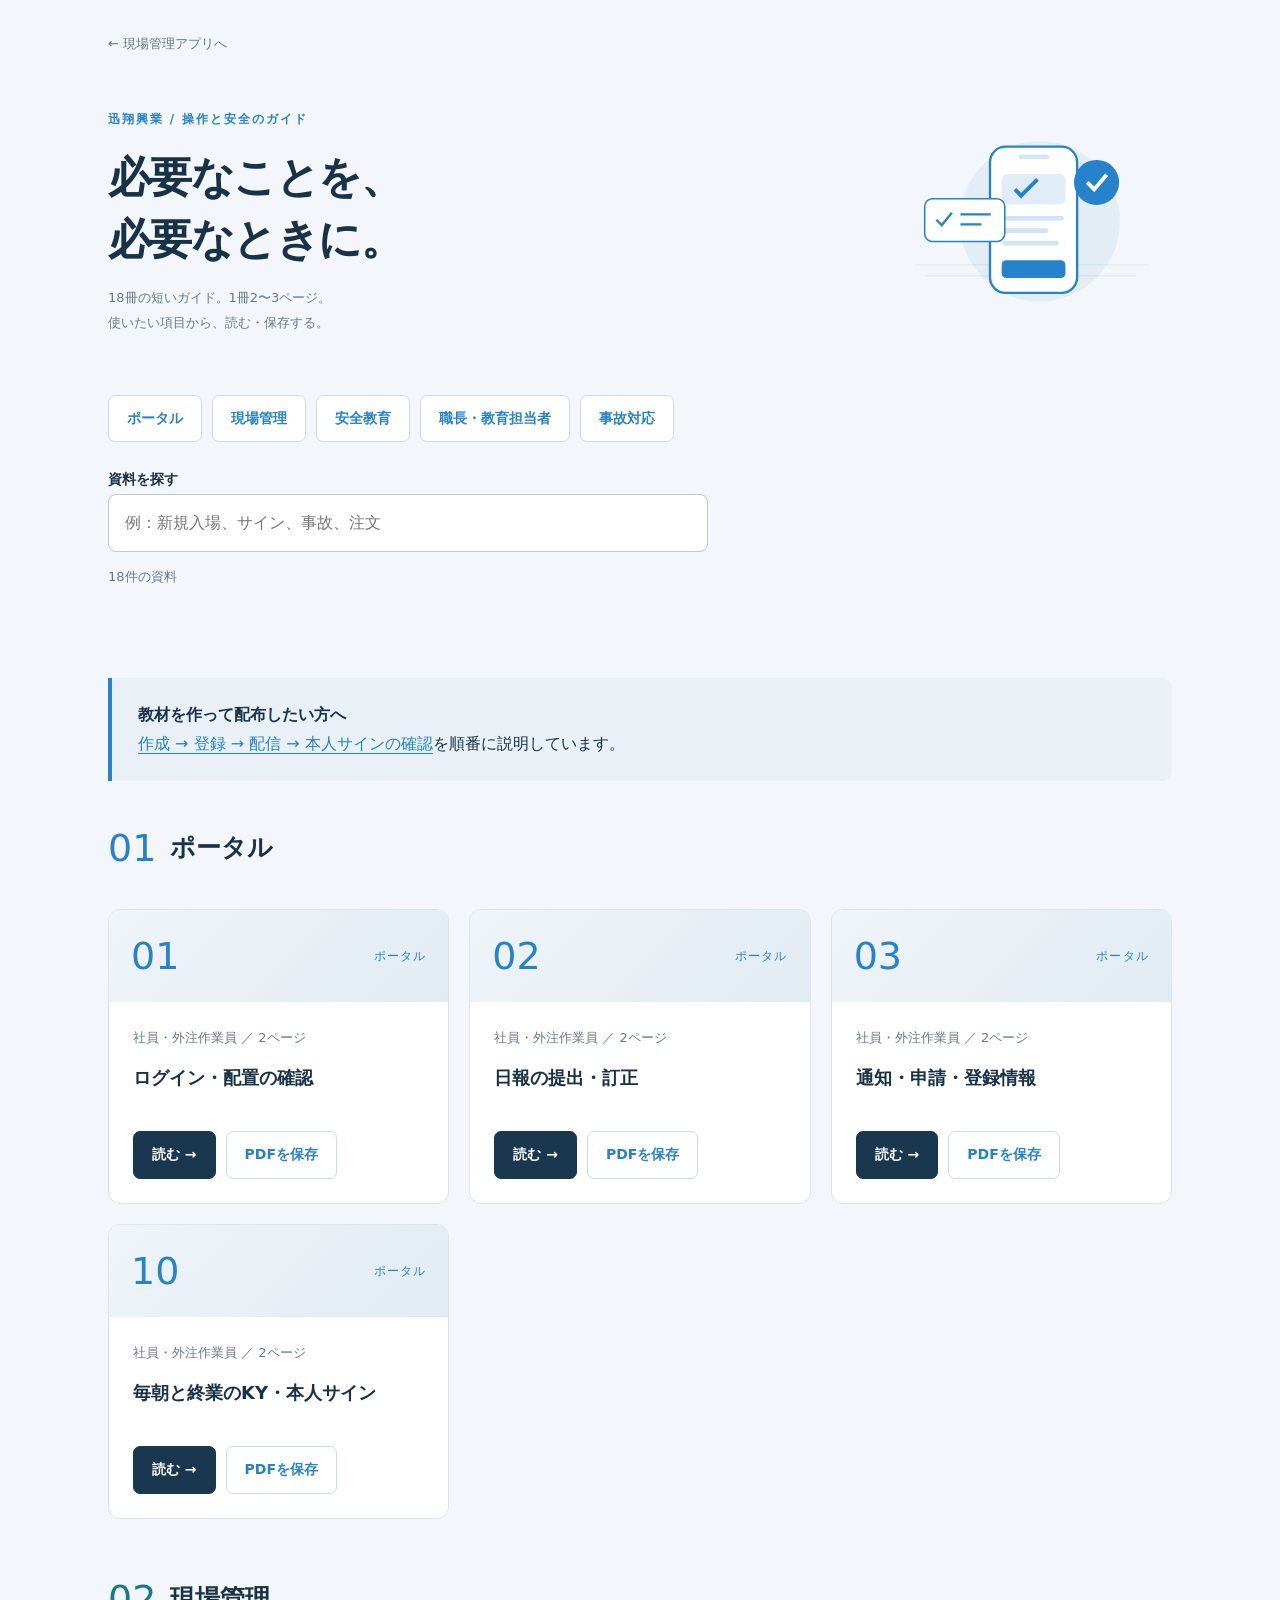
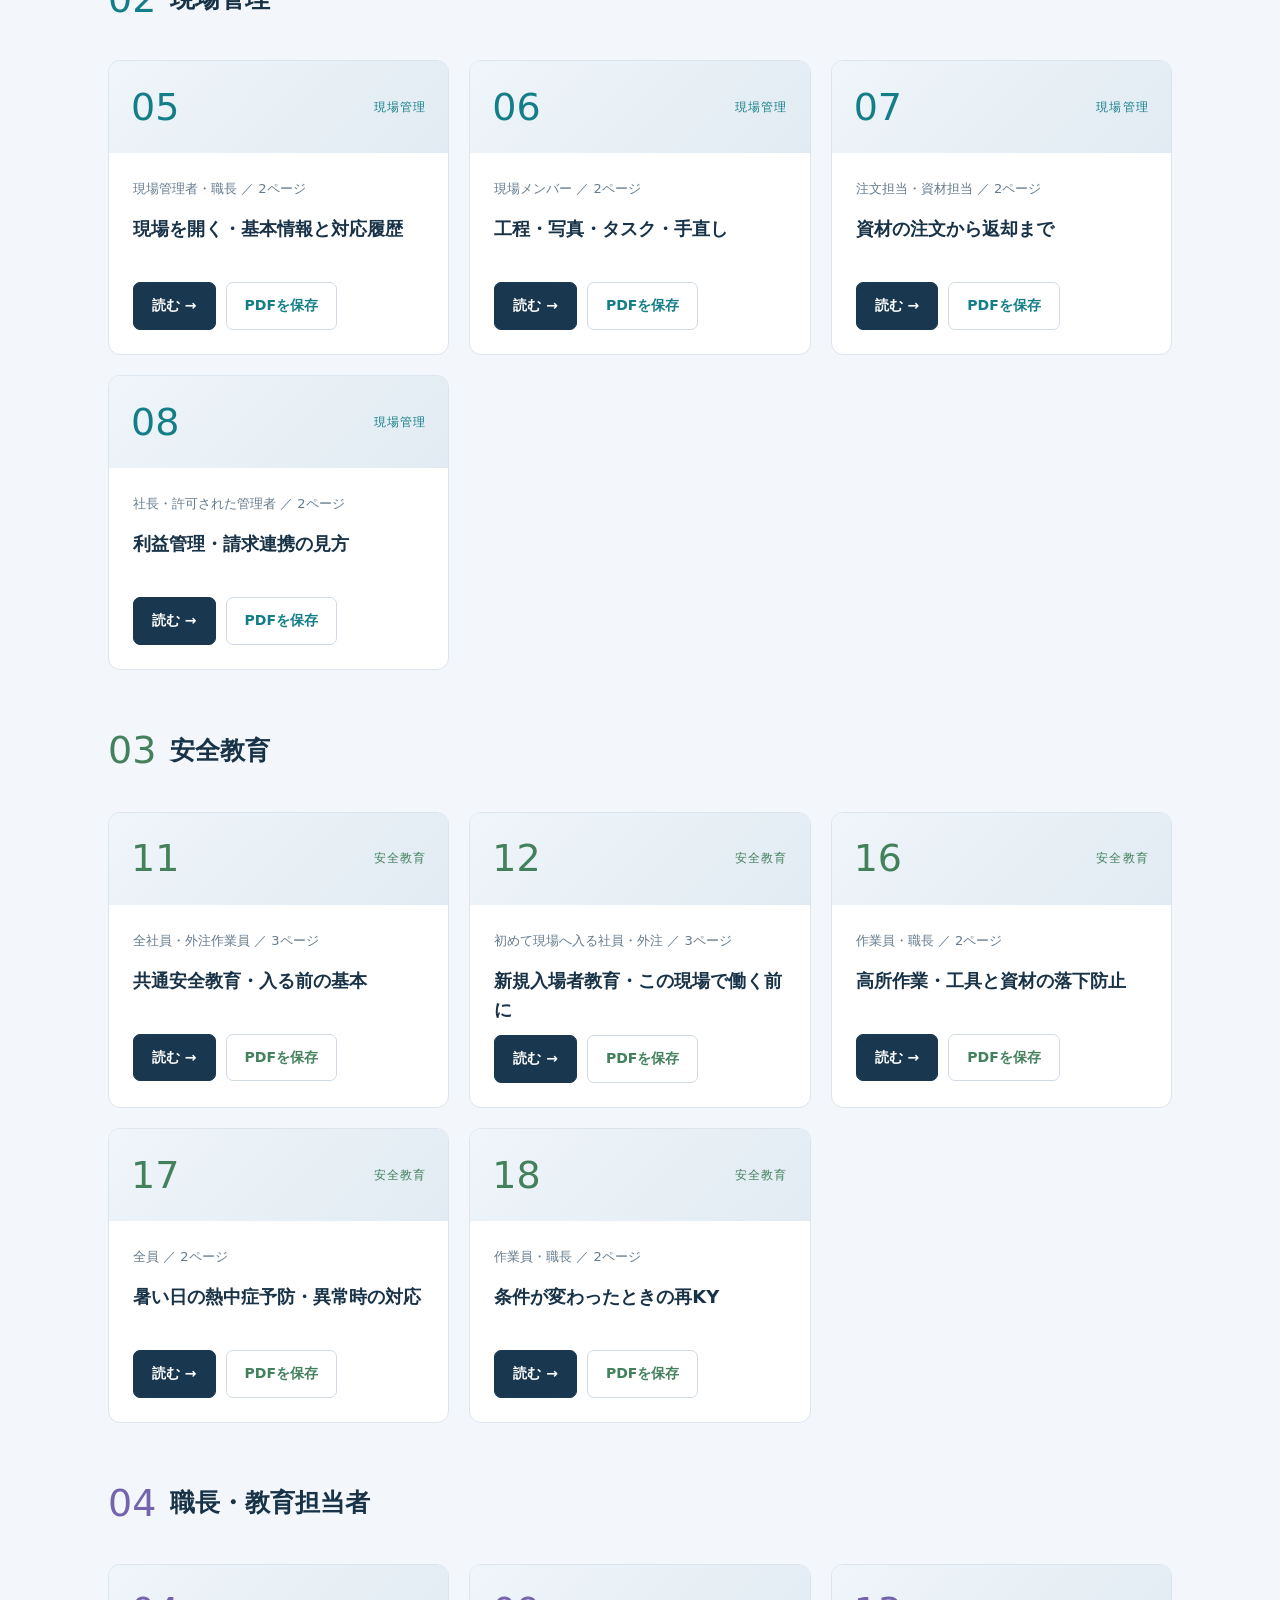
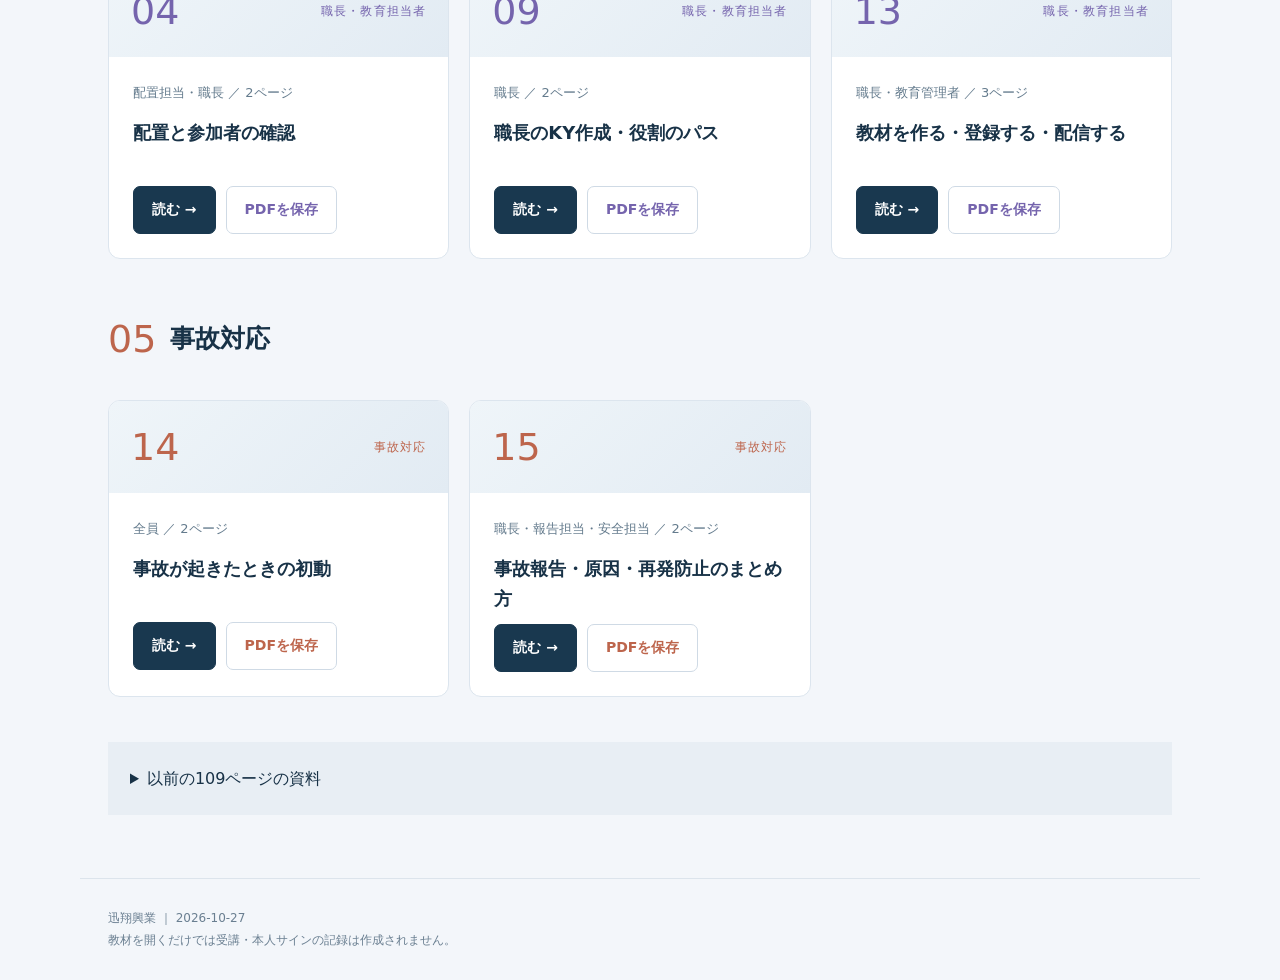
<file: guides/index.html>
<!doctype html><html lang="ja"><head><meta charset="utf-8"><meta name="viewport" content="width=device-width,initial-scale=1"><title>項目別の資料一覧｜迅翔興業</title><link rel="stylesheet" href="guides.css?v=20261027-design2"></head><body style="--accent:#2582cb"><header><a class="back" href="../">← 現場管理アプリへ</a><div class="hero"><div><p class="eyebrow">迅翔興業 / 操作と安全のガイド</p><h1>必要なことを、<br>必要なときに。</h1><p class="meta">18冊の短いガイド。1冊2〜3ページ。<br>使いたい項目から、読む・保存する。</p></div><svg viewBox="0 0 360 240" aria-hidden="true"><circle cx="190" cy="120" r="103" fill="currentColor" opacity=".08"/><path d="M30 176h300M42 190h272" stroke="currentColor" opacity=".15"/><rect x="126" y="24" width="112" height="188" rx="20" fill="#fff" stroke="currentColor" stroke-width="3"/><rect x="163" y="34" width="39" height="6" rx="3" fill="currentColor" opacity=".2"/><rect x="141" y="59" width="82" height="39" rx="7" fill="currentColor" opacity=".14"/><path d="m158 79 8 8 21-21" fill="none" stroke="currentColor" stroke-width="5"/><g fill="currentColor" opacity=".22"><rect x="142" y="113" width="79" height="6" rx="3"/><rect x="142" y="129" width="59" height="6" rx="3"/><rect x="142" y="145" width="72" height="6" rx="3"/></g><rect x="141" y="170" width="82" height="23" rx="6" fill="currentColor"/><rect x="42" y="91" width="103" height="55" rx="10" fill="#fff" stroke="currentColor" stroke-width="2"/><path d="m57 118 7 7 13-16M88 111h39M88 124h27" fill="none" stroke="currentColor" stroke-width="3"/><circle cx="263" cy="70" r="29" fill="currentColor"/><path d="m251 70 9 9 16-19" fill="none" stroke="#fff" stroke-width="5"/></svg></div><nav aria-label="資料の分類"><a href="#group0">ポータル</a><a href="#group1">現場管理</a><a href="#group2">安全教育</a><a href="#group3">職長・教育担当者</a><a href="#group4">事故対応</a></nav><label for="search">資料を探す</label><br><input id="search" type="search" placeholder="例：新規入場、サイン、事故、注文"><p id="count" class="meta" role="status">18件の資料</p></header><main><aside class="note"><strong>教材を作って配布したい方へ</strong><br><a href="education-create.html">作成 → 登録 → 配信 → 本人サインの確認</a>を順番に説明しています。</aside><section id="group0" style="--accent:#2582cb"><div class="section-label"><b>01</b><h2>ポータル</h2></div><div class="grid"><div class="card" data-title="ログイン・配置の確認 社員・外注作業員 ポータル"><div class="cover"><b>01</b><span>ポータル</span></div><div class="card-body"><p class="meta">社員・外注作業員 ／ 2ページ</p><h3>ログイン・配置の確認</h3><div class="actions"><a class="button primary" href="portal-start.html">読む →</a><a class="button" download href="portal-start.pdf">PDFを保存</a></div></div></div><div class="card" data-title="日報の提出・訂正 社員・外注作業員 ポータル"><div class="cover"><b>02</b><span>ポータル</span></div><div class="card-body"><p class="meta">社員・外注作業員 ／ 2ページ</p><h3>日報の提出・訂正</h3><div class="actions"><a class="button primary" href="portal-report.html">読む →</a><a class="button" download href="portal-report.pdf">PDFを保存</a></div></div></div><div class="card" data-title="通知・申請・登録情報 社員・外注作業員 ポータル"><div class="cover"><b>03</b><span>ポータル</span></div><div class="card-body"><p class="meta">社員・外注作業員 ／ 2ページ</p><h3>通知・申請・登録情報</h3><div class="actions"><a class="button primary" href="portal-requests.html">読む →</a><a class="button" download href="portal-requests.pdf">PDFを保存</a></div></div></div><div class="card" data-title="毎朝と終業のKY・本人サイン 社員・外注作業員 ポータル"><div class="cover"><b>10</b><span>ポータル</span></div><div class="card-body"><p class="meta">社員・外注作業員 ／ 2ページ</p><h3>毎朝と終業のKY・本人サイン</h3><div class="actions"><a class="button primary" href="ky-personal.html">読む →</a><a class="button" download href="ky-personal.pdf">PDFを保存</a></div></div></div></div></section><section id="group1" style="--accent:#147e88"><div class="section-label"><b>02</b><h2>現場管理</h2></div><div class="grid"><div class="card" data-title="現場を開く・基本情報と対応履歴 現場管理者・職長 現場管理"><div class="cover"><b>05</b><span>現場管理</span></div><div class="card-body"><p class="meta">現場管理者・職長 ／ 2ページ</p><h3>現場を開く・基本情報と対応履歴</h3><div class="actions"><a class="button primary" href="site-start.html">読む →</a><a class="button" download href="site-start.pdf">PDFを保存</a></div></div></div><div class="card" data-title="工程・写真・タスク・手直し 現場メンバー 現場管理"><div class="cover"><b>06</b><span>現場管理</span></div><div class="card-body"><p class="meta">現場メンバー ／ 2ページ</p><h3>工程・写真・タスク・手直し</h3><div class="actions"><a class="button primary" href="site-records.html">読む →</a><a class="button" download href="site-records.pdf">PDFを保存</a></div></div></div><div class="card" data-title="資材の注文から返却まで 注文担当・資材担当 現場管理"><div class="cover"><b>07</b><span>現場管理</span></div><div class="card-body"><p class="meta">注文担当・資材担当 ／ 2ページ</p><h3>資材の注文から返却まで</h3><div class="actions"><a class="button primary" href="materials.html">読む →</a><a class="button" download href="materials.pdf">PDFを保存</a></div></div></div><div class="card" data-title="利益管理・請求連携の見方 社長・許可された管理者 現場管理"><div class="cover"><b>08</b><span>現場管理</span></div><div class="card-body"><p class="meta">社長・許可された管理者 ／ 2ページ</p><h3>利益管理・請求連携の見方</h3><div class="actions"><a class="button primary" href="profit.html">読む →</a><a class="button" download href="profit.pdf">PDFを保存</a></div></div></div></div></section><section id="group2" style="--accent:#43815d"><div class="section-label"><b>03</b><h2>安全教育</h2></div><div class="grid"><div class="card" data-title="共通安全教育・入る前の基本 全社員・外注作業員 安全教育"><div class="cover"><b>11</b><span>安全教育</span></div><div class="card-body"><p class="meta">全社員・外注作業員 ／ 3ページ</p><h3>共通安全教育・入る前の基本</h3><div class="actions"><a class="button primary" href="common-safety.html">読む →</a><a class="button" download href="common-safety.pdf">PDFを保存</a></div></div></div><div class="card" data-title="新規入場者教育・この現場で働く前に 初めて現場へ入る社員・外注 安全教育"><div class="cover"><b>12</b><span>安全教育</span></div><div class="card-body"><p class="meta">初めて現場へ入る社員・外注 ／ 3ページ</p><h3>新規入場者教育・この現場で働く前に</h3><div class="actions"><a class="button primary" href="site-induction.html">読む →</a><a class="button" download href="site-induction.pdf">PDFを保存</a></div></div></div><div class="card" data-title="高所作業・工具と資材の落下防止 作業員・職長 安全教育"><div class="cover"><b>16</b><span>安全教育</span></div><div class="card-body"><p class="meta">作業員・職長 ／ 2ページ</p><h3>高所作業・工具と資材の落下防止</h3><div class="actions"><a class="button primary" href="fall-prevention.html">読む →</a><a class="button" download href="fall-prevention.pdf">PDFを保存</a></div></div></div><div class="card" data-title="暑い日の熱中症予防・異常時の対応 全員 安全教育"><div class="cover"><b>17</b><span>安全教育</span></div><div class="card-body"><p class="meta">全員 ／ 2ページ</p><h3>暑い日の熱中症予防・異常時の対応</h3><div class="actions"><a class="button primary" href="heat-prevention.html">読む →</a><a class="button" download href="heat-prevention.pdf">PDFを保存</a></div></div></div><div class="card" data-title="条件が変わったときの再KY 作業員・職長 安全教育"><div class="cover"><b>18</b><span>安全教育</span></div><div class="card-body"><p class="meta">作業員・職長 ／ 2ページ</p><h3>条件が変わったときの再KY</h3><div class="actions"><a class="button primary" href="reky.html">読む →</a><a class="button" download href="reky.pdf">PDFを保存</a></div></div></div></div></section><section id="group3" style="--accent:#7564ad"><div class="section-label"><b>04</b><h2>職長・教育担当者</h2></div><div class="grid"><div class="card" data-title="配置と参加者の確認 配置担当・職長 職長・教育担当者"><div class="cover"><b>04</b><span>職長・教育担当者</span></div><div class="card-body"><p class="meta">配置担当・職長 ／ 2ページ</p><h3>配置と参加者の確認</h3><div class="actions"><a class="button primary" href="placement.html">読む →</a><a class="button" download href="placement.pdf">PDFを保存</a></div></div></div><div class="card" data-title="職長のKY作成・役割のパス 職長 職長・教育担当者"><div class="cover"><b>09</b><span>職長・教育担当者</span></div><div class="card-body"><p class="meta">職長 ／ 2ページ</p><h3>職長のKY作成・役割のパス</h3><div class="actions"><a class="button primary" href="ky-foreman.html">読む →</a><a class="button" download href="ky-foreman.pdf">PDFを保存</a></div></div></div><div class="card" data-title="教材を作る・登録する・配信する 職長・教育管理者 職長・教育担当者"><div class="cover"><b>13</b><span>職長・教育担当者</span></div><div class="card-body"><p class="meta">職長・教育管理者 ／ 3ページ</p><h3>教材を作る・登録する・配信する</h3><div class="actions"><a class="button primary" href="education-create.html">読む →</a><a class="button" download href="education-create.pdf">PDFを保存</a></div></div></div></div></section><section id="group4" style="--accent:#bd654c"><div class="section-label"><b>05</b><h2>事故対応</h2></div><div class="grid"><div class="card" data-title="事故が起きたときの初動 全員 事故対応"><div class="cover"><b>14</b><span>事故対応</span></div><div class="card-body"><p class="meta">全員 ／ 2ページ</p><h3>事故が起きたときの初動</h3><div class="actions"><a class="button primary" href="accident-first.html">読む →</a><a class="button" download href="accident-first.pdf">PDFを保存</a></div></div></div><div class="card" data-title="事故報告・原因・再発防止のまとめ方 職長・報告担当・安全担当 事故対応"><div class="cover"><b>15</b><span>事故対応</span></div><div class="card-body"><p class="meta">職長・報告担当・安全担当 ／ 2ページ</p><h3>事故報告・原因・再発防止のまとめ方</h3><div class="actions"><a class="button primary" href="accident-report.html">読む →</a><a class="button" download href="accident-report.pdf">PDFを保存</a></div></div></div></div></section><p id="empty" hidden>一致する資料がありません。検索する言葉を短くしてください。</p><details><summary>以前の109ページの資料</summary><p>2026年9月時点の操作説明・未実装の設計案・仮の運用値を含みます。現在の操作は上の項目別ガイドを使ってください。</p><a href="../safety-guide.pdf">旧統合ガイドを開く（参考）</a></details></main><script src="catalog.js?v=20261027"></script><footer>迅翔興業 ｜ 2026-10-27<br>教材を開くだけでは受講・本人サインの記録は作成されません。</footer></body></html>
</file>
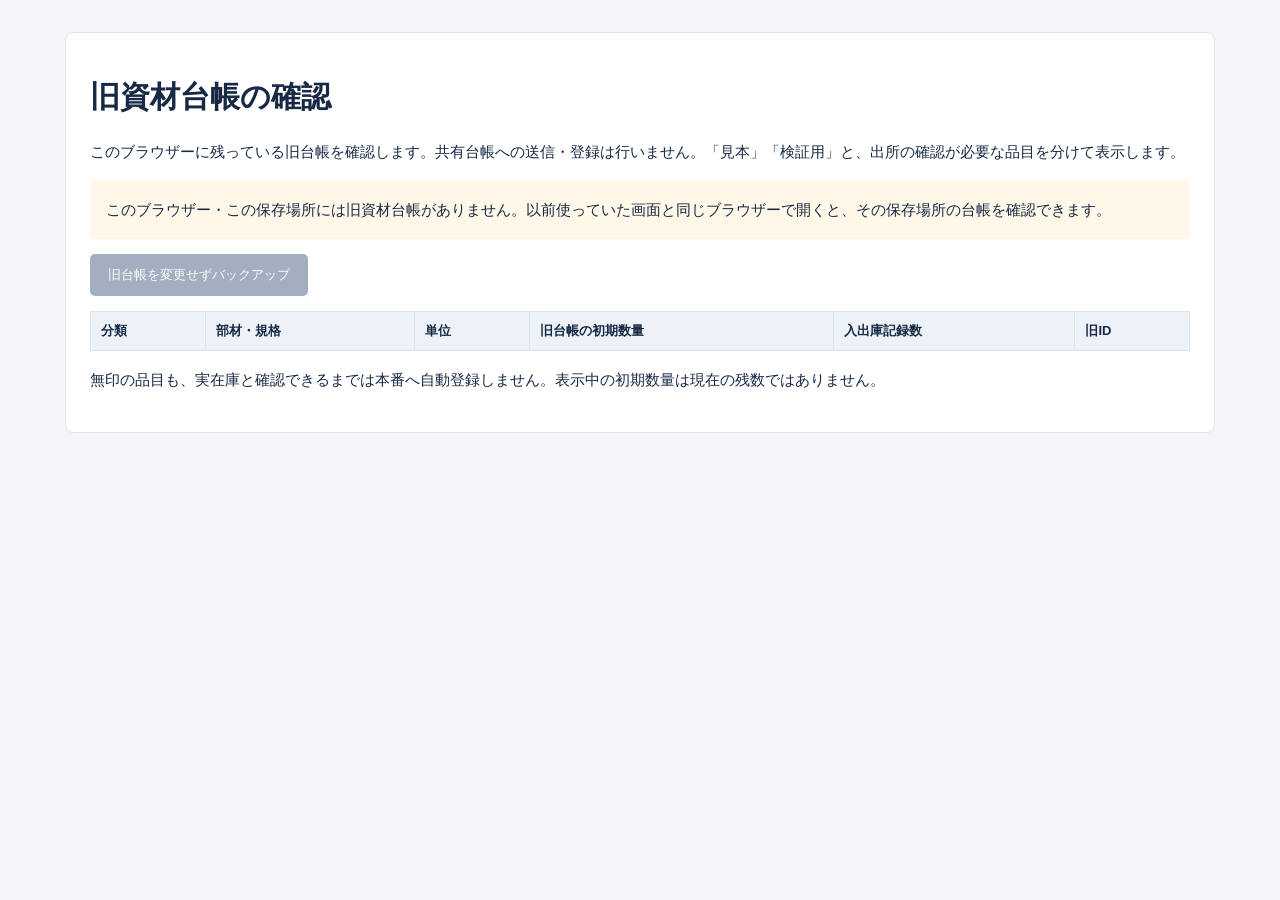
<file: legacy-material-review.html>
<!doctype html><html lang="ja"><meta charset="utf-8"><meta name="viewport" content="width=device-width,initial-scale=1"><meta http-equiv="Content-Security-Policy" content="default-src 'self'; connect-src 'none'; script-src 'self'; style-src 'self' 'unsafe-inline'; img-src 'self' data:; object-src 'none'; base-uri 'none'"><title>旧資材台帳の確認</title><style>body{font:15px 'Yu Gothic UI',sans-serif;color:#172945;background:#f3f5f9;margin:0}main{max-width:1100px;margin:32px auto;padding:24px;background:white;border:1px solid #dce3ed;border-radius:8px}button{padding:12px 18px;background:#173965;color:white;border:0;border-radius:5px;cursor:pointer}table{border-collapse:collapse;width:100%;font-size:13px}td,th{border:1px solid #dce3ed;padding:10px;text-align:left}.scroll{max-height:65vh;overflow:auto}th{position:sticky;top:0;background:#edf2f9}#notice{padding:16px;background:#fff7e8}p{line-height:1.8}button:disabled{opacity:.4}@media(max-width:700px){main{margin:12px;padding:16px}}</style><main><h1>旧資材台帳の確認</h1><p>このブラウザーに残っている旧台帳を確認します。共有台帳への送信・登録は行いません。「見本」「検証用」と、出所の確認が必要な品目を分けて表示します。</p><p id="notice">確認中…</p><button id="backup" disabled>旧台帳を変更せずバックアップ</button><p id="summary"></p><div class="scroll"><table><thead><tr><th>分類</th><th>部材・規格</th><th>単位</th><th>旧台帳の初期数量</th><th>入出庫記録数</th><th>旧ID</th></tr></thead><tbody id="rows"></tbody></table></div><p>無印の品目も、実在庫と確認できるまでは本番へ自動登録しません。表示中の初期数量は現在の残数ではありません。</p></main><script src="legacy-material-review.js"></script></html>
</file>
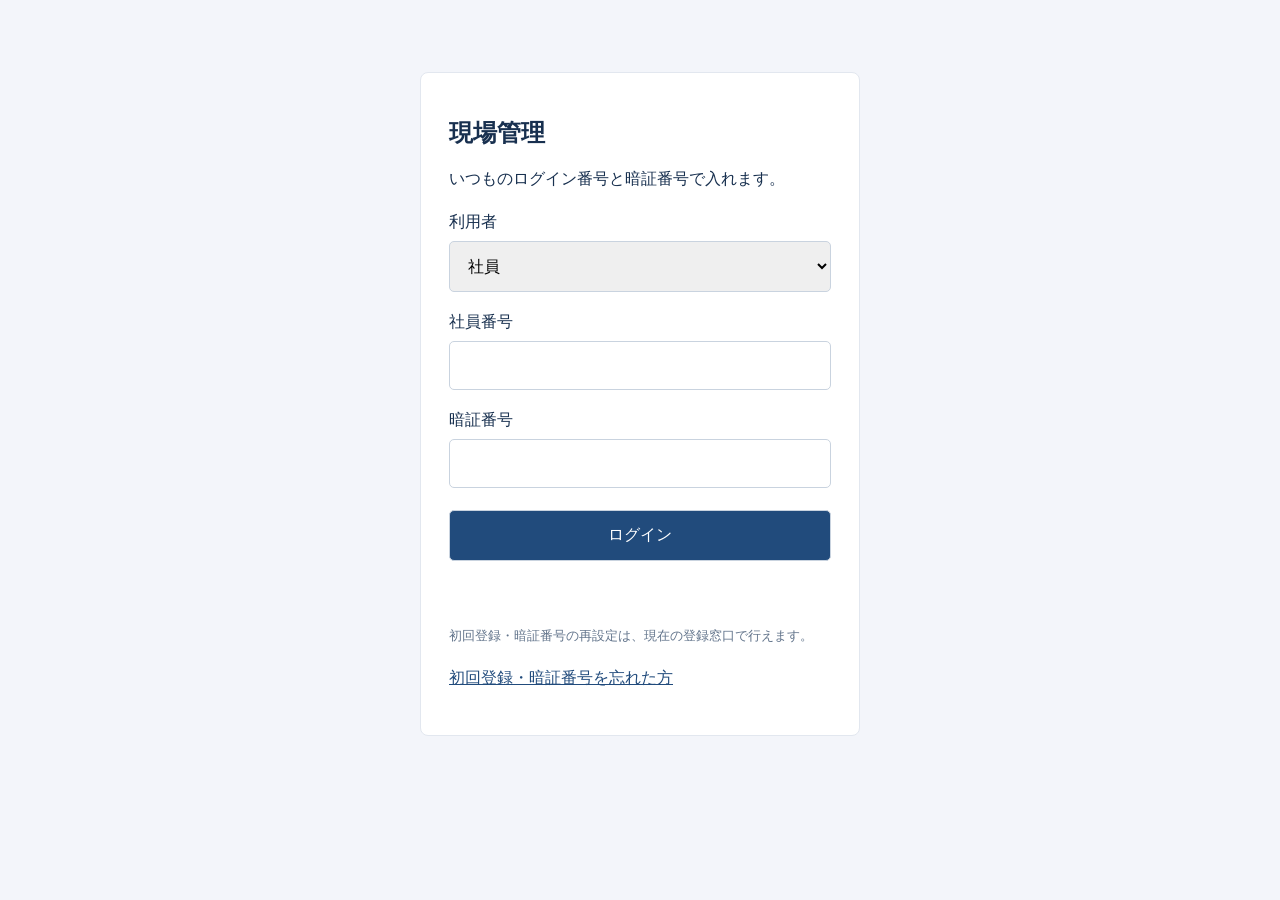
<file: login.html>
<!doctype html><html lang="ja"><head><meta charset="utf-8"><meta name="viewport" content="width=device-width,initial-scale=1"><title>現場管理｜ログイン</title><link rel="icon" type="image/png" sizes="32x32" href="icons/site-32-20261020.png"><link rel="icon" type="image/png" sizes="192x192" href="icons/site-192-20261020.png"><link rel="icon" type="image/png" sizes="512x512" href="icons/site-512-20261020.png"><link rel="apple-touch-icon" sizes="180x180" href="icons/site-180-20261020.png"><link rel="manifest" href="manifest.webmanifest?v=20261020"><meta name="theme-color" content="#102746"><style>
*{box-sizing:border-box}body{margin:0;background:#f3f5fa;color:#18304f;font-family:system-ui,sans-serif}main{max-width:440px;margin:8vh auto;padding:28px;background:white;border:1px solid #e2e7ef;border-radius:8px}h1{font-size:24px}p{line-height:1.7}label{display:block;margin:20px 0 8px}input,button,select{font:inherit;width:100%;padding:14px;border:1px solid #c9d3df;border-radius:5px}button{margin-top:22px;background:#214b7c;color:white;cursor:pointer}button:disabled{opacity:.55}a{color:#214b7c}#status{min-height:2em;white-space:pre-wrap}small{display:block;line-height:1.7;color:#63758c}@media(max-width:480px){main{margin:20px 12px;padding:22px}}
</style></head><body><main><h1>現場管理</h1><p>いつものログイン番号と暗証番号で入れます。</p><form id="login"><label for="kind">利用者</label><select id="kind"><option value="employee">社員</option><option value="worker">協力会社</option></select><label id="code-label" for="code">社員番号</label><input id="code" autocomplete="username" required maxlength="80"><label for="pin">暗証番号</label><input id="pin" type="password" inputmode="numeric" autocomplete="current-password" required maxlength="6"><button id="submit" type="submit">ログイン</button></form><p id="status" role="status" aria-live="polite"></p><small>初回登録・暗証番号の再設定は、現在の登録窓口で行えます。</small><p><a id="help" href="https://shota-1003.github.io/jinshou-employee-app/">初回登録・暗証番号を忘れた方</a></p></main><script src="entry-login.js?build=e5340cb47aa0"></script></body></html>
</file>
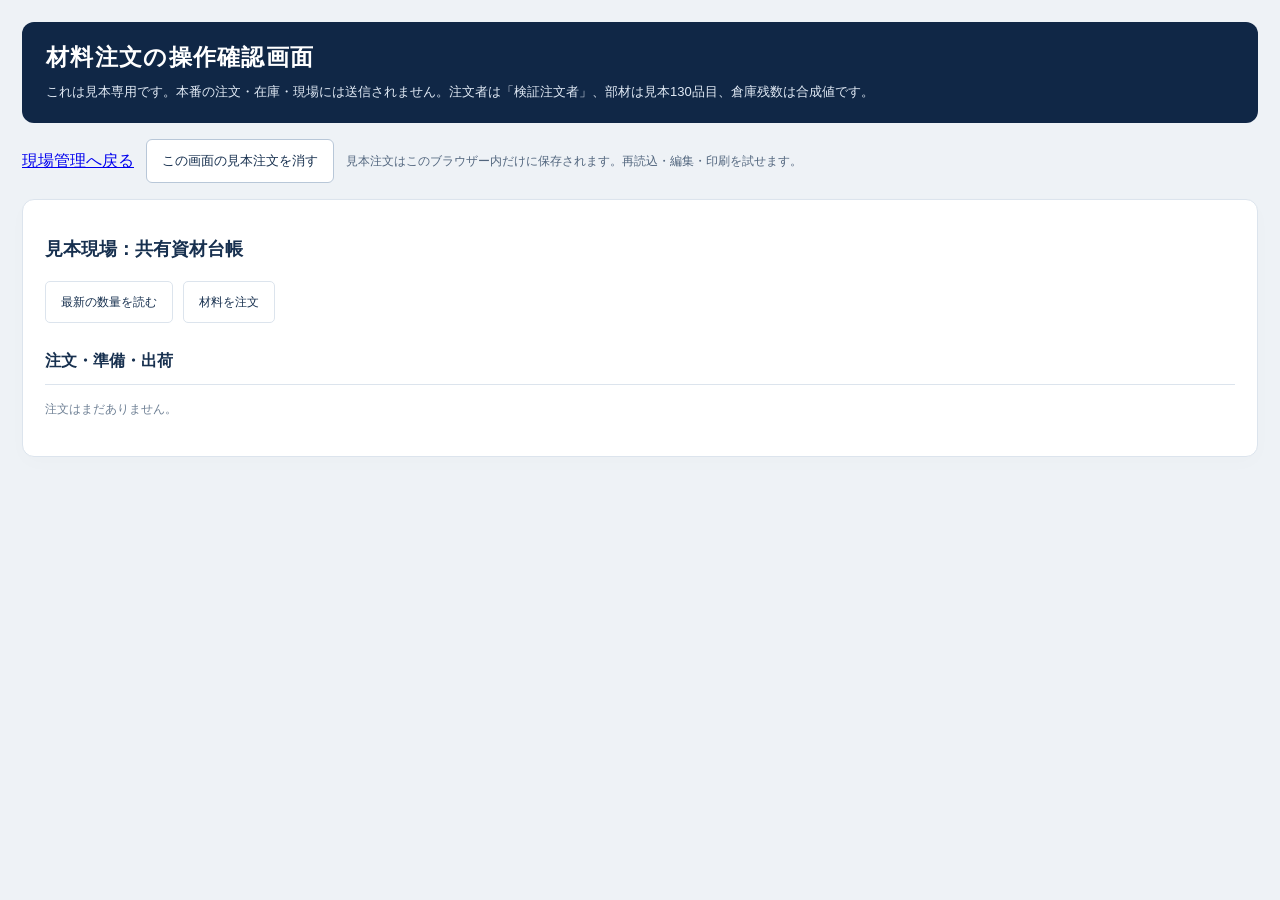
<file: material-order-demo.html>
<!doctype html>
<html lang="ja">
<head>
  <meta charset="utf-8">
  <meta name="viewport" content="width=device-width,initial-scale=1">
  <meta http-equiv="Content-Security-Policy" content="default-src 'none'; script-src 'self'; style-src 'self' 'unsafe-inline'; connect-src 'none'; img-src 'none'; font-src 'none'; frame-src 'none'; object-src 'none'; base-uri 'none'; form-action 'none'">
  <title>材料注文 操作確認画面｜見本専用</title>
  <link rel="stylesheet" href="premium.css">
  <link rel="stylesheet" href="inventory.css">
  <link rel="stylesheet" href="inventory-grid.css">
  <style>
    :root{--ink:#17304f;--line:#dce4ed}*{box-sizing:border-box}body{margin:0;background:#eef2f6;color:var(--ink);font-family:'Yu Gothic UI','Meiryo',sans-serif}main{max-width:1420px;margin:auto;padding:22px}.demo-banner{background:#102746;color:#fff;border-radius:12px;padding:20px 24px;margin-bottom:16px}.demo-banner h1{font-size:23px;margin:0 0 8px}.demo-banner p{color:#e1eaf5;margin:0;line-height:1.7}.demo-tools{display:flex;gap:12px;align-items:center;flex-wrap:wrap;margin:0 0 16px}.demo-tools button,.print-preview button{border:1px solid #b8c7d8;background:#fff;border-radius:6px;padding:10px 15px;min-height:44px;color:var(--ink);cursor:pointer}.demo-tools small{font-size:12px;color:#52667e}.demo-screen{background:#fff;border:1px solid var(--line);border-radius:12px;padding:22px}.demo-screen [data-actions] button:not([data-demo-keep]){display:none}.demo-screen > h2{font-size:18px}.print-preview{display:none}.print-preview[data-open]{display:block;position:fixed;inset:0;overflow:auto;background:#e9edf2;z-index:100;padding:18px}.print-preview .print-paper{background:#fff;max-width:210mm;min-height:297mm;margin:auto;padding:8mm}.print-preview .print-actions{position:sticky;top:0;background:#e9edf2;padding:8px;display:flex;justify-content:center;gap:12px}.print-preview .print-mark{border:2px solid #9b3243;color:#9b3243;text-align:center;padding:6px;font-weight:700;margin-bottom:10px}.print-preview table{width:100%;border-collapse:collapse;font-size:11px}.print-preview th,.print-preview td{border:1px solid #75859b;padding:5px;text-align:left}.print-preview .print-grid{display:grid;grid-template-columns:repeat(4,minmax(0,1fr));gap:5px}.print-preview .signatures{display:grid;grid-template-columns:1fr 1fr;gap:12px;margin-top:18px}.print-preview .signatures div{border:1px solid #75859b;min-height:58px;padding:8px}@media(max-width:700px){main{padding:10px}.demo-screen{padding:12px}.demo-banner{padding:16px}.print-preview .print-grid{grid-template-columns:repeat(2,minmax(0,1fr))}}@media print{@page{size:A4 portrait;margin:8mm}body{background:#fff}main,.print-actions{display:none!important}.print-preview[data-open]{display:block;position:static;padding:0;background:#fff}.print-preview .print-paper{padding:0;min-height:0;max-width:none}.print-preview .print-grid{grid-template-columns:repeat(4,minmax(0,1fr))}}
    .demo-order-warning{position:sticky;top:0;z-index:5;background:#fff2ef;border:2px solid #a63c45;color:#842b34!important;padding:9px 12px;font-weight:700;font-size:13px;margin:0 0 12px!important}
  </style>
  <script src="shared-inventory-aggregates.js" defer></script>
  <script src="shared-inventory-panel.js" defer></script>
  <script src="material-order-demo.js" defer></script>
</head>
<body>
  <main>
    <div class="demo-banner"><h1>材料注文の操作確認画面</h1><p>これは見本専用です。本番の注文・在庫・現場には送信されません。注文者は「検証注文者」、部材は見本130品目、倉庫残数は合成値です。</p></div>
    <div class="demo-tools"><a href="./">現場管理へ戻る</a><button type="button" id="resetDemo">この画面の見本注文を消す</button><small>見本注文はこのブラウザー内だけに保存されます。再読込・編集・印刷を試せます。</small></div>
    <section id="demoBox" class="demo-screen panel" aria-label="見本専用の材料注文"></section>
  </main>
  <section id="printPreview" class="print-preview" aria-label="見本印刷プレビュー"></section>
</body>
</html>
</file>
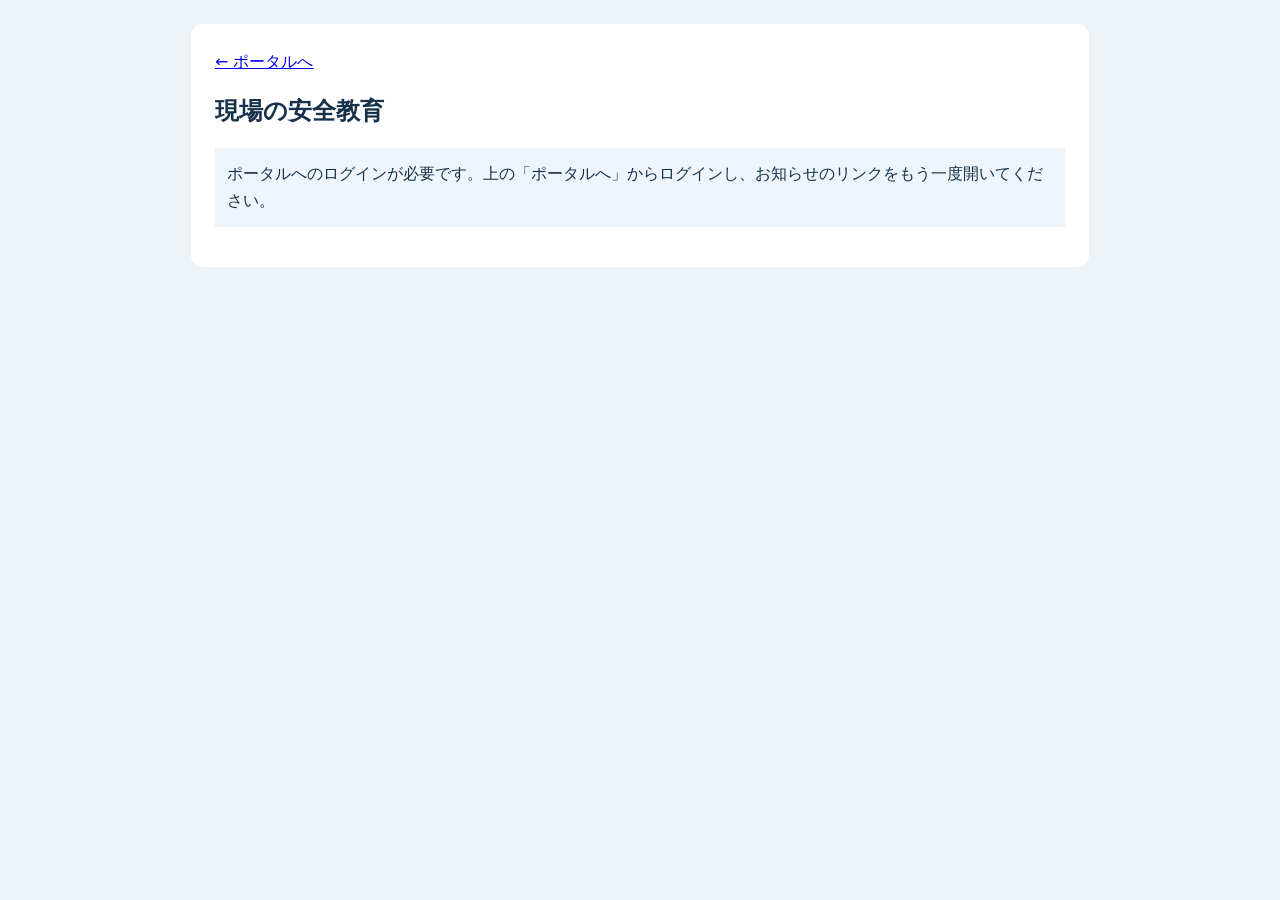
<file: site-education.html>
<!doctype html><html lang="ja"><meta charset="utf-8"><meta name="viewport" content="width=device-width,initial-scale=1"><title>現場の安全教育</title>
<style>body{margin:0;background:#edf2f6;color:#17314b;font:16px/1.7 system-ui,sans-serif}main{max-width:850px;margin:24px auto;padding:24px;background:white;border-radius:12px}h1{font-size:24px}button,.button{display:inline-block;padding:12px 18px;border:1px solid #a9bbcb;border-radius:6px;background:#fff;color:#17314b;font:inherit;cursor:pointer;text-decoration:none}button.primary{background:#214e7b;color:white}button:disabled{opacity:.5;cursor:wait}#status{white-space:pre-wrap;padding:12px;background:#eef4fb}iframe{width:100%;height:65vh;border:1px solid #cad3dc}#document img{max-width:100%}canvas{width:100%;height:190px;border:2px solid #49677e;background:#fff;touch-action:none;display:block}label{display:block;margin:18px 0}input{width:22px;height:22px;vertical-align:middle}small{display:block}.test{background:#fff2cc;padding:12px}#signArea[hidden]{display:none}@media(max-width:600px){main{margin:0;padding:18px}}</style>
<main><a href="./">← ポータルへ</a><h1>現場の安全教育</h1><p id="status" role="status">本人確認中…</p><section id="details" hidden><p id="test" class="test" hidden>配信・サインの動作テストです。実際の現場教育の受講記録とは区別して保存します。</p><h2 id="title"></h2><p id="meta"></p><p><a id="file" class="button" target="_blank" rel="noopener">書類を別画面で開く</a></p><div id="document"></div><section id="signArea" hidden><h2>内容の確認とサイン</h2><p id="person"></p><label><input id="agreed" type="checkbox"> 私はこの書類の内容を確認し、説明を理解しました。不明な点は担当者に確認しました。</label><p>ご本人が下の枠にお名前を手書きしてください。</p><canvas id="signature" width="1000" height="320" aria-label="本人の手書きサイン欄"></canvas><p><button id="clear" type="button">サインを書き直す</button></p><button id="submit" class="primary" type="button">確認とサインを送信する</button><small>送信後、現場管理に受講済みとして反映されます。書類を開くだけでは受講済みになりません。</small></section></section></main>
<script>
'use strict';
const URL='https://tcxbtanumtuyfrqtjtvo.supabase.co',KEY='sb_publishable_UVAjFJSjIs7Sl2tMpLWRkQ_uyDw9eyW';
const $=id=>document.getElementById(id),id=new URLSearchParams(location.search).get('id');let auth,data,drawn=0,down=false,last,documentUrl=null,accountChanged=false;
function currentAuth(){let raw;try{raw=localStorage.getItem('jinshou_device_auth')}catch{}if(!raw){const c=document.cookie.split('; ').find(x=>x.startsWith('jinshou_device_auth='));if(c)try{raw=decodeURIComponent(c.slice('jinshou_device_auth='.length))}catch{}}try{const active=JSON.parse(raw||'null');return active?.employeeCode&&active?.token?active:null}catch{return null}}
function sameAccount(){const active=currentAuth();return !accountChanged&&!!auth&&active?.employeeCode===auth.employeeCode&&active?.token===auth.token}
function clearChangedAccount(){if(!auth||sameAccount())return;accountChanged=true;$('details').hidden=true;$('signArea').hidden=true;$('document').replaceChildren();if(documentUrl){window.URL.revokeObjectURL(documentUrl);documentUrl=null}$('file').removeAttribute('href');data=null;down=false;$('agreed').checked=false;ctx.clearRect(0,0,canvas.width,canvas.height);drawn=0;$('submit').disabled=true;$('clear').disabled=true;$('status').textContent='ログインが変わりました。ポータルから開き直してください'}
function requireSameAccount(){if(!sameAccount()){clearChangedAccount();throw Error('ログインが変わりました。ポータルから開き直してください')}}
async function rpc(name,args){requireSameAccount();const res=await fetch(URL+'/rest/v1/rpc/'+name,{method:'POST',headers:{'Content-Type':'application/json',apikey:KEY,Authorization:'Bearer '+KEY,'X-Device-Token':auth.token},body:JSON.stringify(args),signal:AbortSignal.timeout(30000)});const body=await res.json();requireSameAccount();if(!res.ok)throw Error(body.message||'送信できませんでした。接続を確認して再度お試しください。');return body}
const canvas=$('signature'),ctx=canvas.getContext('2d');ctx.lineWidth=4;ctx.lineCap='round';ctx.strokeStyle='#142b42';
function point(e){const r=canvas.getBoundingClientRect();return {x:(e.clientX-r.left)*canvas.width/r.width,y:(e.clientY-r.top)*canvas.height/r.height}}
canvas.onpointerdown=e=>{if($('submit').disabled)return;down=true;last=point(e);canvas.setPointerCapture(e.pointerId)};
canvas.onpointermove=e=>{if(!down)return;const p=point(e);ctx.beginPath();ctx.moveTo(last.x,last.y);ctx.lineTo(p.x,p.y);ctx.stroke();drawn+=Math.hypot(p.x-last.x,p.y-last.y);last=p};
canvas.onpointerup=canvas.onpointercancel=()=>{down=false};
$('clear').onclick=()=>{ctx.clearRect(0,0,canvas.width,canvas.height);drawn=0};
function complete(stamp){$('signArea').hidden=true;$('status').textContent=(data.test_only?'受講済み（テスト）':'受講済み')+' — '+new Date(stamp).toLocaleString('ja-JP')+'\n確認とサインを保存しました。現場管理側に反映されます。'}
$('submit').onclick=async()=>{try{requireSameAccount();if(!$('agreed').checked){$('status').textContent='内容を確認し、確認欄にチェックしてください。';return}if(drawn<80){$('status').textContent='枠内にご本人のお名前をサインしてください。';return}const b=$('submit');b.disabled=true;$('clear').disabled=true;const stamp=await rpc('site_education_sign',{p_employee_code:auth.employeeCode,p_id:id,p_document_hash:data.document_hash,p_signature:canvas.toDataURL('image/png'),p_agreed:true});requireSameAccount();complete(stamp)}catch(e){if(!accountChanged)$('status').textContent=e.message}finally{if(!accountChanged){$('submit').disabled=false;$('clear').disabled=false}}};
(async()=>{try{auth=currentAuth();if(!auth)throw Error('ポータルへのログインが必要です。上の「ポータルへ」からログインし、お知らせのリンクをもう一度開いてください。');if(!/^[0-9a-f-]{36}$/i.test(id||''))throw Error('教材のリンクが正しくありません。ポータルのお知らせから開いてください。');const opened=await rpc('site_education_open',{p_employee_code:auth.employeeCode,p_id:id});requireSameAccount();data=opened;$('details').hidden=false;$('test').hidden=!data.test_only;$('title').textContent=data.title;$('meta').textContent=data.site_name+' ／ '+data.version;$('person').textContent='確認する方：'+data.name;const bytes=Uint8Array.from(atob(data.document_base64),c=>c.charCodeAt(0));const url=documentUrl=window.URL.createObjectURL(new Blob([bytes],{type:data.mime}));$('file').href=url;const view=document.createElement(data.mime==='application/pdf'?'iframe':'img');view.src=url;view.title=data.title;view.alt=data.title;$('document').append(view);$('status').textContent='書類の内容を確認し、下の欄からサインを送信してください。';if(data.signed_at)complete(data.signed_at);else $('signArea').hidden=false}catch(e){if(!accountChanged)$('status').textContent=e.message}})();
window.addEventListener('storage',clearChangedAccount);window.addEventListener('focus',clearChangedAccount);window.addEventListener('pageshow',e=>{clearChangedAccount();if(e.persisted&&auth&&!accountChanged&&data&&!documentUrl)location.reload()});window.addEventListener('pagehide',()=>{if(documentUrl){window.URL.revokeObjectURL(documentUrl);documentUrl=null}});
</script></html>
</file>
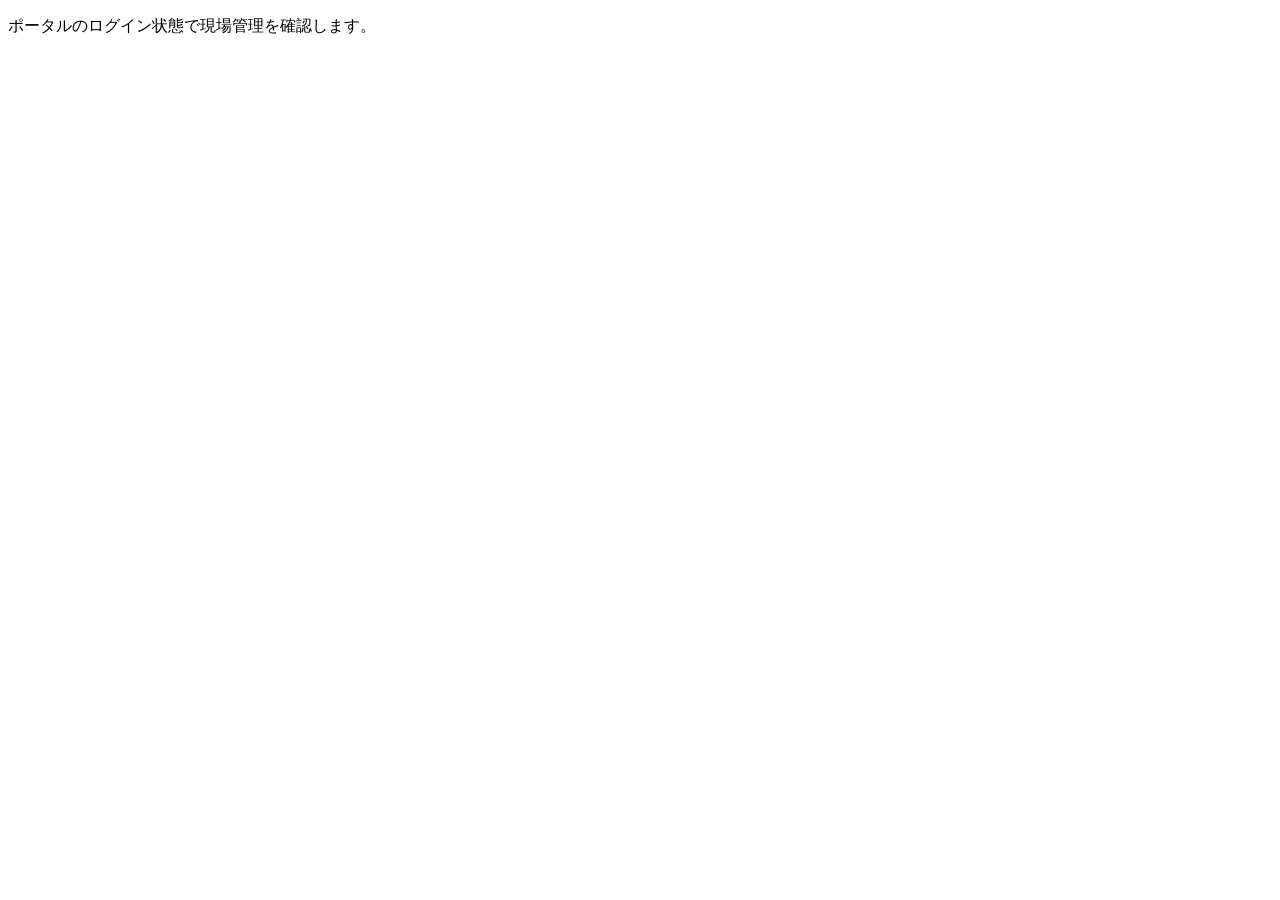
<file: site-session.html>
<!doctype html><html lang="ja"><meta charset="utf-8"><title>現場管理のログイン連携</title><p>ポータルのログイン状態で現場管理を確認します。</p><script>
'use strict';
const allowed=new Set(['http://localhost:3011','https://shota-1003.github.io']),api='https://tcxbtanumtuyfrqtjtvo.supabase.co/rest/v1/rpc/',key='sb_publishable_UVAjFJSjIs7Sl2tMpLWRkQ_uyDw9eyW';
const methods={kyPhaseSign:['site_ky_signature_write','p_actor_code'],kyPhaseSignatures:['site_ky_signatures_list','p_actor_code'],kyDailyReportSource:['site_ky_daily_report_source','p_actor_code'],kyAssignmentRoster:['site_ky_assignment_roster','p_actor_code'],kyInbox:['site_ky_inbox','p_actor_code'],educationLibraryPrepare:['site_education_library_prepare','p_actor_code'],educationLibraryAssign:['site_education_library_assign','p_actor_code'],educationLibraryCancel:['site_education_library_cancel','p_actor_code'],siteEntertainmentExpenses:['site_entertainment_expenses','p_employee_code'],siteEntertainmentRead:['site_entertainment_read','p_employee_code'],siteEntertainmentCandidates:['site_entertainment_candidates','p_employee_code'],siteEntertainmentLinkSave:['site_entertainment_link_save','p_employee_code'],profitPlacementSource:['site_profit_placement_source','p_employee_code'],profitSalesCandidates:['site_profit_sales_candidates','p_employee_code'],profitSalesPage:['site_profit_sales_page','p_employee_code'],profitSalesOriginals:['site_profit_sales_originals','p_employee_code'],profitSalesOriginalFile:['site_profit_sales_original_file','p_employee_code'],profitSalesLinkSave:['site_profit_sales_link_save','p_employee_code'],educationLibraryRead:['site_education_library_read','p_actor_code'],educationLibrarySave:['site_education_library_save','p_actor_code'],educationExplanationList:['site_education_explanation_list','p_actor_code'],educationExplanationSave:['site_education_explanation_save','p_actor_code'],repairsList:['site_repairs_list','p_actor_code'],repairAction:['site_repair_action','p_actor_code'],workerEducationPublish:['site_worker_education_publish','p_employee_code'],workerEducationStatus:['site_worker_education_status','p_employee_code'],workerEducationSignature:['site_worker_education_signature','p_employee_code'],reportAmendments:["site_report_amendments_list","p_actor_code"],reportAmend:["site_report_amend","p_actor_code"],safetyReadiness:["site_safety_readiness","p_actor_code"],safetyConfirmations:["site_safety_confirmations_list","p_actor_code"],safetyLeaderConfirm:["site_safety_leader_confirm","p_actor_code"],safetyConfirm:["site_safety_confirm","p_actor_code"],membersList:['site_members_list','p_employee_code'],membersResolved:['site_members_resolved','p_employee_code'],externalCandidates:['site_external_candidates','p_employee_code'],saveMemberProfile:['site_member_profile_save','p_employee_code'],recordsList:['site_records_list','p_actor_code'],recordSave:['site_record_save','p_actor_code'],getSharedSite:['site_shared_profile_get','p_employee_code'],sharedSites:['site_shared_profiles_list','p_employee_code'],saveSharedSite:['site_shared_profile_save','p_employee_code'],sheetRetry:['admin_site_sheet_retry','p_admin_employee_code'],sheetStatus:['admin_site_sheet_status','p_admin_employee_code'],sites:['admin_list_sites','p_admin_employee_code'],registerSite:['admin_register_site','p_admin_employee_code'],instructors:['site_education_instructors','p_admin_employee_code'],session:['site_member_session','p_employee_code'],members:['site_member_directory','p_admin_employee_code'],save:['site_member_save','p_admin_employee_code'],status:['site_education_status','p_admin_employee_code'],publish:['site_education_publish','p_admin_employee_code']};
function stored(k){let raw;try{raw=localStorage.getItem(k)}catch{}if(!raw){const c=document.cookie.split('; ').find(x=>x.startsWith(k+'='));if(c)try{raw=decodeURIComponent(c.slice(k.length+1))}catch{}}if(!raw)try{raw=sessionStorage.getItem(k)}catch{}try{return JSON.parse(raw||'null')}catch{return null}}
function auth(){const e=stored('jinshou_device_auth'),w=stored('jinshou_sub_auth'),sub=new URLSearchParams(location.search).get('portal')==='sub';if(!sub&&e?.employeeCode&&e?.token)return {kind:'employee',code:e.employeeCode,token:e.token,header:'X-Device-Token'};if(w?.loginCode&&w?.token)return {kind:'worker',code:w.loginCode,token:w.token,header:'X-Sub-Device-Token'};return null}
const workerMethods={kyPhaseSign:methods.kyPhaseSign,kyPhaseSignatures:methods.kyPhaseSignatures,kyDailyReportSource:methods.kyDailyReportSource,kyInbox:methods.kyInbox,educationLibraryRead:methods.educationLibraryRead,educationLibrarySave:methods.educationLibrarySave,educationExplanationList:methods.educationExplanationList,educationExplanationSave:methods.educationExplanationSave,repairsList:methods.repairsList,repairAction:methods.repairAction,reportAmendments:methods.reportAmendments,reportAmend:methods.reportAmend,safetyReadiness:methods.safetyReadiness,safetyConfirmations:methods.safetyConfirmations,safetyLeaderConfirm:methods.safetyLeaderConfirm,safetyConfirm:methods.safetyConfirm,session:['site_worker_session','p_login_code'],sharedSites:['site_worker_profiles_list','p_login_code'],getSharedSite:['site_worker_profile_get','p_login_code'],recordsList:methods.recordsList,recordSave:methods.recordSave};
// Call ONLY after the host bridge checks allowed origin, source, channel and request id.
// getAuth stays on the portal origin. Never return its result to the caller.
// Call ONLY after the host bridge checks allowed origin, source, channel and request id.
// getAuth stays on the portal origin. Never return its result to the caller.
function attachmentRoutes({endpoint,getAuth,fetcher=fetch}){
 const actions={attachmentInitiate:'initiate',attachmentUpload:'upload',attachmentDownload:'download'};
 return async function(method,params){
  const action=actions[method];if(!action)throw Error('添付操作が不正です');
  const a=getAuth();if(!a||!['employee','worker'].includes(a.kind)||!a.code||!a.token)throw Error('ログインを確認してください');
  const headers={'x-actor-kind':a.kind,'x-actor-code':a.code,[a.kind==='worker'?'x-sub-device-token':'x-device-token']:a.token};
  let body,url=endpoint+'?action='+action;
  if(action==='initiate'){const {site,section,record,filename,mime,size,requestId}=params;body=JSON.stringify({site,section,record,filename,mime,size,requestId});if(body.length>8192)throw Error('添付情報が長すぎます');headers['content-type']='application/json'}
  else{if(!/^[0-9a-f-]{36}$/i.test(params.id||''))throw Error('添付先が不正です');url+='&id='+encodeURIComponent(params.id);if(action==='upload'){if(!(params.bytes instanceof ArrayBuffer)||params.bytes.byteLength<1||params.bytes.byteLength>26214400)throw Error('ファイル容量を確認してください');body=params.bytes;headers['content-type']='application/octet-stream'}}
  const response=await fetcher(url,{method:'POST',headers,body,signal:AbortSignal.timeout(120000)});
  if(!response.ok)throw Error('添付ファイルの操作を完了できません。権限と通信を確認してください');
  const current=getAuth();if(current?.kind!==a.kind||current?.code!==a.code||current?.token!==a.token)throw Error('ログインが変わりました');
  if(action!=='download'){const result=await response.json(),latest=getAuth();if(latest?.kind!==a.kind||latest?.code!==a.code||latest?.token!==a.token)throw Error('ログインが変わりました');return result}
  const reader=response.body.getReader(),parts=[];let size=0;
  try{for(;;){const r=await reader.read();if(r.done)break;size+=r.value.length;if(size>26214400){await reader.cancel();throw Error('容量超過')}parts.push(r.value)}}finally{reader.releaseLock()}
  const bytes=new Uint8Array(size);let offset=0;for(const p of parts){bytes.set(p,offset);offset+=p.length}
  const finalAuth=getAuth();if(finalAuth?.kind!==a.kind||finalAuth?.code!==a.code||finalAuth?.token!==a.token)throw Error('ログインが変わりました');
  return {bytes:bytes.buffer,mime:response.headers.get('content-type')};
 };
}

// Invoke only after the existing portal bridge's exact source/origin/channel validation.
function inventoryRoute({endpoint,getAuth,fetcher=fetch}){return async(params,expectedIdentity)=>{const a=getAuth();if(!a||expectedIdentity!==a.kind+':'+a.code)throw Error('ログインを確認してください');if(!['execute','read','readOrders','readMoves','readLosses','readCorrections','readDemands','capabilities'].includes(params.action))throw Error('操作が不正です');const body=JSON.stringify({action:params.action,actorKind:a.kind,employeeCode:a.code,site:params.site,page:params.page,request:params.request});if(body.length>1048576)throw Error('一度に送る件数を減らしてください');const r=await fetcher(endpoint,{method:'POST',headers:{'content-type':'application/json',[a.kind==='worker'?'x-sub-device-token':'x-device-token']:a.token},body,signal:AbortSignal.timeout(30000)});const current=getAuth();if(!current||current.kind!==a.kind||current.code!==a.code||current.token!==a.token)throw Error('ログインが変わりました');const json=await r.json();const final=getAuth();if(!final||final.kind!==a.kind||final.code!==a.code||final.token!==a.token)throw Error('ログインが変わりました');if(!r.ok)throw Error(json.error==='CONFLICT'?'CONFLICT':'在庫を処理できません。権限と入力を確認してください');return json.data}}

// Attendance is a read-only RPC. Keep the device token and actor selection on this origin.
async function attendance(params,expectedIdentity){
 const a=auth();if(!a||expectedIdentity!==a.kind+':'+a.code)throw Error('ログインを確認して画面を更新してください');
 if(!params||(params.month!=='all'&&!/^20\d{2}-(0[1-9]|1[0-2])$/.test(params.month))||typeof params.siteKey!=='string'||!params.siteKey||params.siteKey.length>160)throw Error('現場と月を選択してください');
 if(params.after!=null&&!/^-?\d+$/.test(String(params.after)))throw Error('ページ位置が不正です');
 if(params.snapshot!=null&&!/^[a-f0-9]{32}$/.test(params.snapshot))throw Error('日報の版が不正です');
 const body={p_actor_kind:a.kind,p_actor_code:a.code,p_site_key:params.siteKey,p_month:params.month,p_after_id:params.after??null,p_limit:100,p_snapshot:params.snapshot??null};
 const res=await fetch(api+'site_attendance_list',{method:'POST',headers:{'Content-Type':'application/json',apikey:key,Authorization:'Bearer '+key,[a.header]:a.token},body:JSON.stringify(body),signal:AbortSignal.timeout(25000)});
 const raw=await res.text(),current=auth();if(!current||current.kind!==a.kind||current.code!==a.code||current.token!==a.token)throw Error('ログインが変わりました');
 let result=raw?JSON.parse(raw):null;if(!res.ok)throw Error(result?.message||'入場履歴を取得できませんでした');return result;
}

// The RPC grants only an already-linked outgoing original. Never accept a caller-supplied URL/path.
async function profitScanBytes(grant,a,requestEpoch){
 if(!grant.available||grant.bucket!=='invoice-originals')throw Error(grant.reason||'原本を取得できません');
 const own=Array.isArray(grant.own_pages)?grant.own_pages.map(Number):[];
 const paths=(Array.isArray(grant.paths)?grant.paths:[]).filter(p=>own.length?own.includes(Number(p.page_index)):true).sort((x,y)=>Number(x.page_index)-Number(y.page_index));
 if(!own.length&&paths.length>1)throw Error('複数の請求書を含む原本です。支払い管理で対象ページを確認してください');
 const selected=grant.requestedPage==null?paths[0]:paths.find(p=>Number(p.page_index)===Number(grant.requestedPage));
 if(!selected||typeof selected.path!=='string'||selected.path.includes('..'))throw Error('この請求書のページが見つかりません');
 const url=api.replace('/rest/v1/rpc/','')+'/storage/v1/object/invoice-originals/'+selected.path.split('/').map(encodeURIComponent).join('/');
 const response=await fetch(url,{headers:{apikey:key,Authorization:'Bearer '+key,[a.header]:a.token},signal:AbortSignal.timeout(25000)});
 if(!response.ok)throw Error('請求書の原本を取得できませんでした');
 const reader=response.body.getReader(),chunks=[];let size=0;
 try{for(;;){const part=await reader.read();if(part.done)break;size+=part.value.length;if(size>26214400){await reader.cancel();throw Error('原本が大きすぎます。支払い管理で開いてください')}chunks.push(part.value)}}finally{reader.releaseLock()}
 const current=auth();if(!current||current.kind!==a.kind||current.code!==a.code||current.token!==a.token||epoch(current)!==requestEpoch)throw Error('ログインが切り替わりました');
 const bytes=new Uint8Array(size);let offset=0;for(const chunk of chunks){bytes.set(chunk,offset);offset+=chunk.length}
 let binary='';for(let i=0;i<bytes.length;i+=8192)binary+=String.fromCharCode(...bytes.subarray(i,i+8192));
 return {base64:btoa(binary),mime:selected.mime_type||response.headers.get('content-type'),filename:'請求書原本-'+selected.page_index,pageIndex:Number(selected.page_index),pages:paths.map(p=>({page_index:Number(p.page_index)}))};
}

const inventory=inventoryRoute({endpoint:'https://tcxbtanumtuyfrqtjtvo.supabase.co/functions/v1/site-inventory',getAuth:auth});
const attachments=attachmentRoutes({endpoint:'https://tcxbtanumtuyfrqtjtvo.supabase.co/functions/v1/site-attachments',getAuth:auth});
const attachmentMethods=new Set(['attachmentInitiate','attachmentUpload','attachmentDownload']);
let epochAuth='',authEpoch=crypto.randomUUID();function epoch(a){const value=a?JSON.stringify([a.kind,a.code,a.token]):'';if(value!==epochAuth){epochAuth=value;authEpoch=crypto.randomUUID()}return authEpoch}window.addEventListener('storage',e=>{if(!e.key||['jinshou_device_auth','jinshou_sub_auth'].includes(e.key)){epochAuth='';authEpoch=crypto.randomUUID()}});
const mutations=new Set(['kyPhaseSign','educationLibraryPrepare','educationLibraryAssign','educationLibraryCancel','siteEntertainmentLinkSave','educationLibrarySave','educationExplanationSave','repairAction','workerEducationPublish','safetyConfirm','safetyLeaderConfirm','reportAmend','recordSave','saveMemberProfile','saveSharedSite','sheetRetry','registerSite','save','publish']);
window.addEventListener('message',async event=>{
 if((event.source!==parent&&event.source!==opener)||event.source===window||!allowed.has(event.origin))return;
 const m=event.data;if(!m||m.channel!=='jinshou-site-session-v1'||typeof m.id!=='string'||m.id.length>100||(!methods[m.method]&&!attachmentMethods.has(m.method)&&m.method!=='inventory'&&m.method!=='siteAttendance'))return;
 const response={channel:m.channel,id:m.id};
 try{if(m.method==='siteAttendance'){response.result=await attendance(m.params,m.expectedIdentity);event.source.postMessage(response,event.origin);return;}if(m.method==='inventory'){response.result=await inventory(m.params||{},m.expectedIdentity);event.source.postMessage(response,event.origin);return;}if(attachmentMethods.has(m.method)){const a=auth();if(!a||m.expectedIdentity!==a.kind+':'+a.code)throw Error('ログインを確認して画面を更新してください');response.result=await attachments(m.method,m.params||{});event.source.postMessage(response,event.origin,response.result.bytes?[response.result.bytes]:[]);return;}const a=auth();if(!a?.code||!a?.token)throw Error('ポータルにログインしてください。ログイン後は自動で反映します。');const route=(a.kind==='worker'?workerMethods:methods)[m.method];if(!route)throw Error('この操作は社員の担当者のみ利用できます');const [name,actor]=route;const requestEpoch=epoch(a);if(m.method==='kyPhaseSign'&&m.expectedEpoch!==requestEpoch)throw Error('ログインが更新されました。KYを開き直してサインしてください');
 if(actor==='p_actor_code'&&(m.params?.p_actor_code!==a.code||m.params?.p_actor_kind!==a.kind))throw Error('ログインが切り替わりました。画面を更新してください');
 if((mutations.has(m.method)||['kyAssignmentRoster','kyInbox','profitPlacementSource','profitSalesCandidates','profitSalesPage','profitSalesOriginals','profitSalesOriginalFile','profitSalesLinkSave','siteEntertainmentExpenses','siteEntertainmentRead','siteEntertainmentCandidates','siteEntertainmentLinkSave'].includes(m.method))&&m.expectedIdentity!==a.kind+':'+a.code)throw Error('ログインを確認して画面を更新してください');
 const params={...(m.params||{}),[actor]:a.code};if(actor==='p_actor_code')params.p_actor_kind=a.kind;
 const res=await fetch(api+name,{method:'POST',headers:{'Content-Type':'application/json',apikey:key,Authorization:'Bearer '+key,[a.header]:a.token},body:JSON.stringify(params),signal:AbortSignal.timeout(25000)});const raw=await res.text();let result=raw?JSON.parse(raw):null;if(!res.ok)throw Error(result?.message||'ポータルから取得できませんでした');const current=auth();if(!current||current.kind!==a.kind||current.code!==a.code||current.token!==a.token||epoch(current)!==requestEpoch)throw Error('ログインが切り替わりました。画面を更新してください');if(m.method==='profitSalesOriginalFile'&&result?.kind==='scan')result=await profitScanBytes(result,a,requestEpoch);
 response.result=m.method==='session'?{...result,authEpoch:requestEpoch}:result;
 }catch(e){response.error=e.message}
 event.source.postMessage(response,event.origin);
});
const binding=new URLSearchParams(location.hash.slice(1)).get("binding");function announce(){if(opener)for(const origin of allowed)opener.postMessage({channel:"jinshou-site-session-v1",ready:true,binding},origin)}announce();setInterval(announce,5000);
</script></html>
</file>
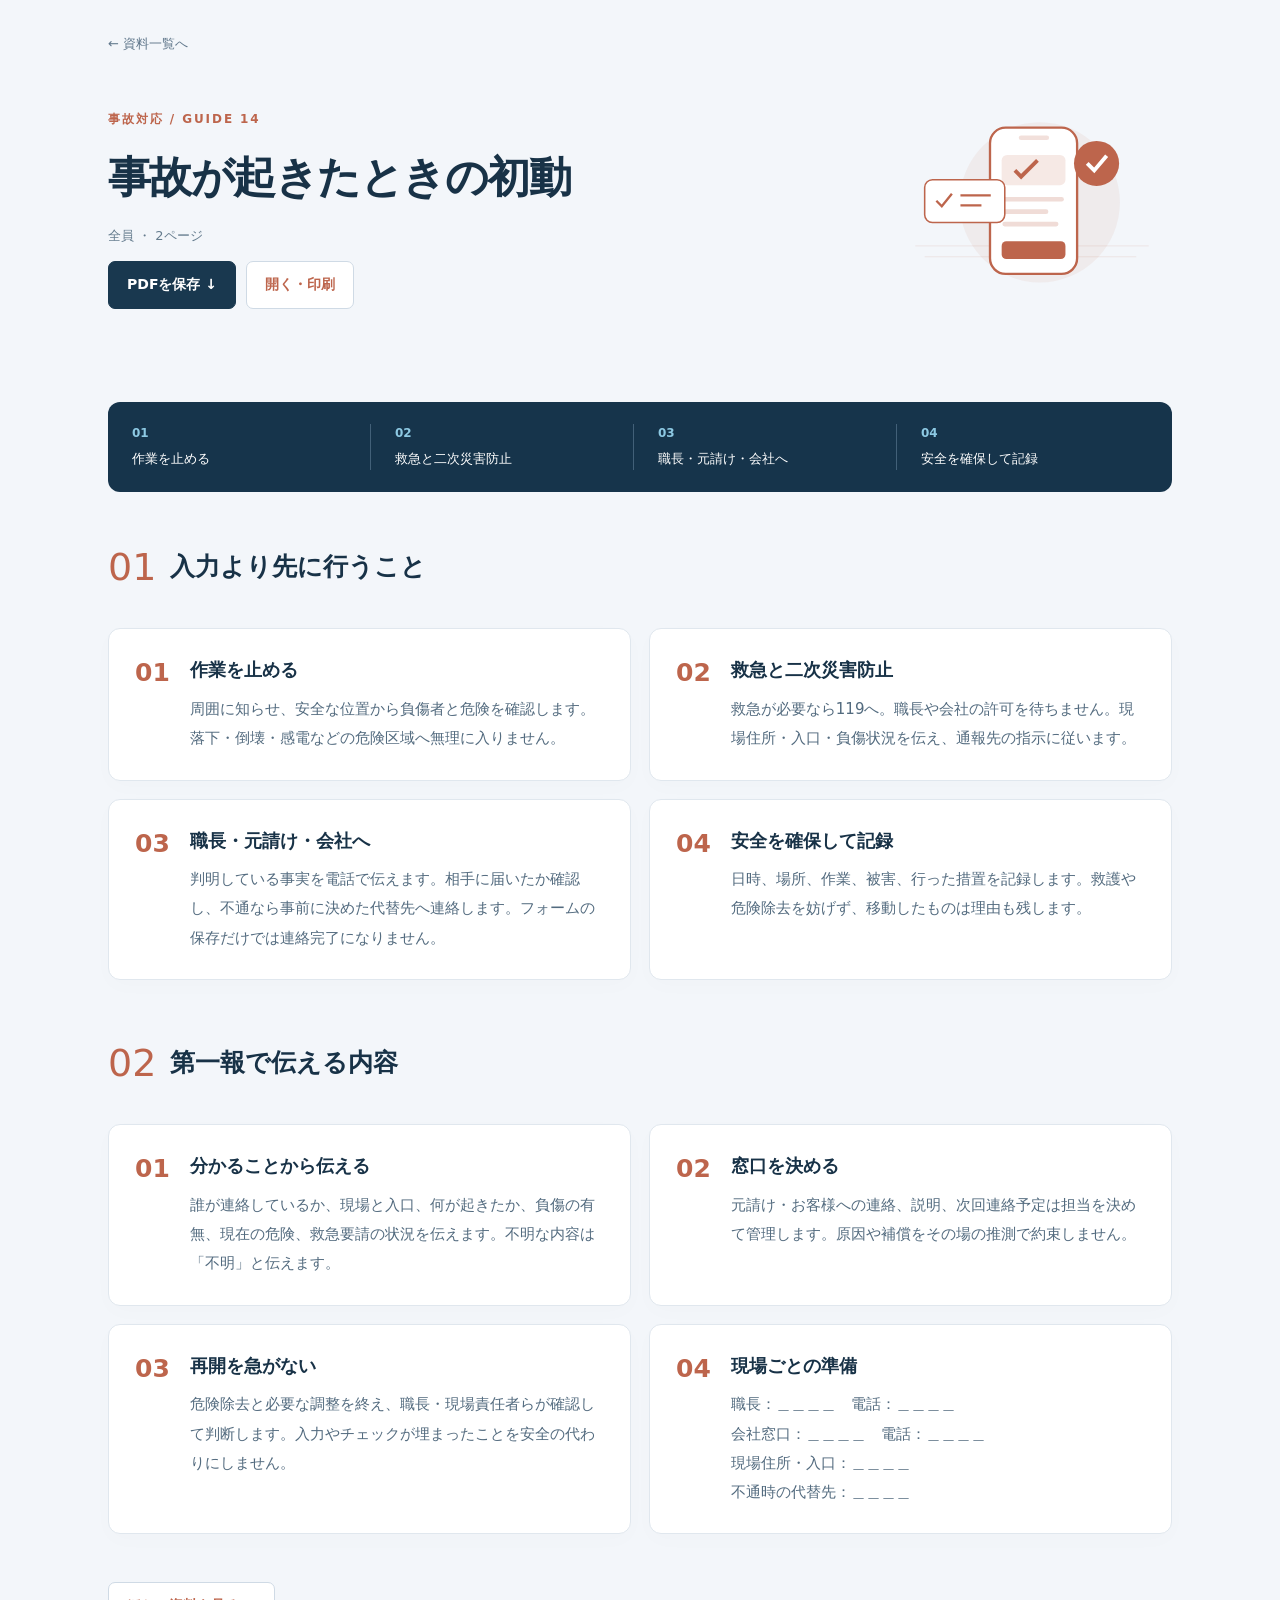
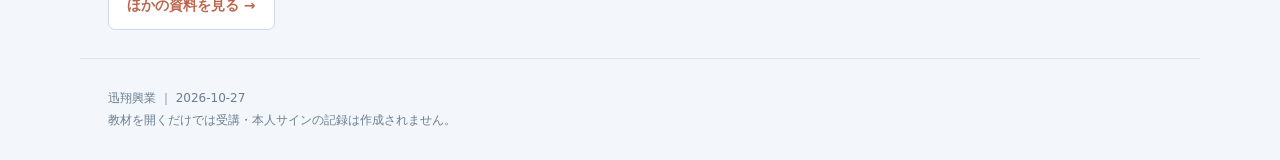
<file: guides/accident-first.html>
<!doctype html><html lang="ja"><head><meta charset="utf-8"><meta name="viewport" content="width=device-width,initial-scale=1"><title>事故が起きたときの初動｜迅翔興業</title><link rel="stylesheet" href="guides.css?v=20261027-design2"></head><body style="--accent:#bd654c"><header><a class="back" href="index.html">← 資料一覧へ</a><div class="hero"><div><p class="eyebrow">事故対応 / GUIDE 14</p><h1>事故が起きたときの初動</h1><p class="meta">全員 ・ 2ページ</p><div class="actions"><a class="button primary" download href="accident-first.pdf">PDFを保存 ↓</a><a class="button" href="accident-first.pdf">開く・印刷</a></div></div><svg viewBox="0 0 360 240" aria-hidden="true"><circle cx="190" cy="120" r="103" fill="currentColor" opacity=".08"/><path d="M30 176h300M42 190h272" stroke="currentColor" opacity=".15"/><rect x="126" y="24" width="112" height="188" rx="20" fill="#fff" stroke="currentColor" stroke-width="3"/><rect x="163" y="34" width="39" height="6" rx="3" fill="currentColor" opacity=".2"/><rect x="141" y="59" width="82" height="39" rx="7" fill="currentColor" opacity=".14"/><path d="m158 79 8 8 21-21" fill="none" stroke="currentColor" stroke-width="5"/><g fill="currentColor" opacity=".22"><rect x="142" y="113" width="79" height="6" rx="3"/><rect x="142" y="129" width="59" height="6" rx="3"/><rect x="142" y="145" width="72" height="6" rx="3"/></g><rect x="141" y="170" width="82" height="23" rx="6" fill="currentColor"/><rect x="42" y="91" width="103" height="55" rx="10" fill="#fff" stroke="currentColor" stroke-width="2"/><path d="m57 118 7 7 13-16M88 111h39M88 124h27" fill="none" stroke="currentColor" stroke-width="3"/><circle cx="263" cy="70" r="29" fill="currentColor"/><path d="m251 70 9 9 16-19" fill="none" stroke="#fff" stroke-width="5"/></svg></div></header><main><div class="route"><span><b>01</b>作業を止める</span><span><b>02</b>救急と二次災害防止</span><span><b>03</b>職長・元請け・会社へ</span><span><b>04</b>安全を確保して記録</span></div><article><div class="section-label"><b>01</b><h2>入力より先に行うこと</h2></div><div class="steps"><section class="step"><span class="num">01</span><div><h3>作業を止める</h3><p>周囲に知らせ、安全な位置から負傷者と危険を確認します。落下・倒壊・感電などの危険区域へ無理に入りません。</p></div></section><section class="step"><span class="num">02</span><div><h3>救急と二次災害防止</h3><p>救急が必要なら119へ。職長や会社の許可を待ちません。現場住所・入口・負傷状況を伝え、通報先の指示に従います。</p></div></section><section class="step"><span class="num">03</span><div><h3>職長・元請け・会社へ</h3><p>判明している事実を電話で伝えます。相手に届いたか確認し、不通なら事前に決めた代替先へ連絡します。フォームの保存だけでは連絡完了になりません。</p></div></section><section class="step"><span class="num">04</span><div><h3>安全を確保して記録</h3><p>日時、場所、作業、被害、行った措置を記録します。救護や危険除去を妨げず、移動したものは理由も残します。</p></div></section></div></article><article><div class="section-label"><b>02</b><h2>第一報で伝える内容</h2></div><div class="steps"><section class="step"><span class="num">01</span><div><h3>分かることから伝える</h3><p>誰が連絡しているか、現場と入口、何が起きたか、負傷の有無、現在の危険、救急要請の状況を伝えます。不明な内容は「不明」と伝えます。</p></div></section><section class="step"><span class="num">02</span><div><h3>窓口を決める</h3><p>元請け・お客様への連絡、説明、次回連絡予定は担当を決めて管理します。原因や補償をその場の推測で約束しません。</p></div></section><section class="step"><span class="num">03</span><div><h3>再開を急がない</h3><p>危険除去と必要な調整を終え、職長・現場責任者らが確認して判断します。入力やチェックが埋まったことを安全の代わりにしません。</p></div></section><section class="step"><span class="num">04</span><div><h3>現場ごとの準備</h3><p>職長：＿＿＿＿　電話：＿＿＿＿
会社窓口：＿＿＿＿　電話：＿＿＿＿
現場住所・入口：＿＿＿＿
不通時の代替先：＿＿＿＿</p></div></section></div></article><a class="button" href="index.html">ほかの資料を見る →</a></main><footer>迅翔興業 ｜ 2026-10-27<br>教材を開くだけでは受講・本人サインの記録は作成されません。</footer></body></html>
</file>
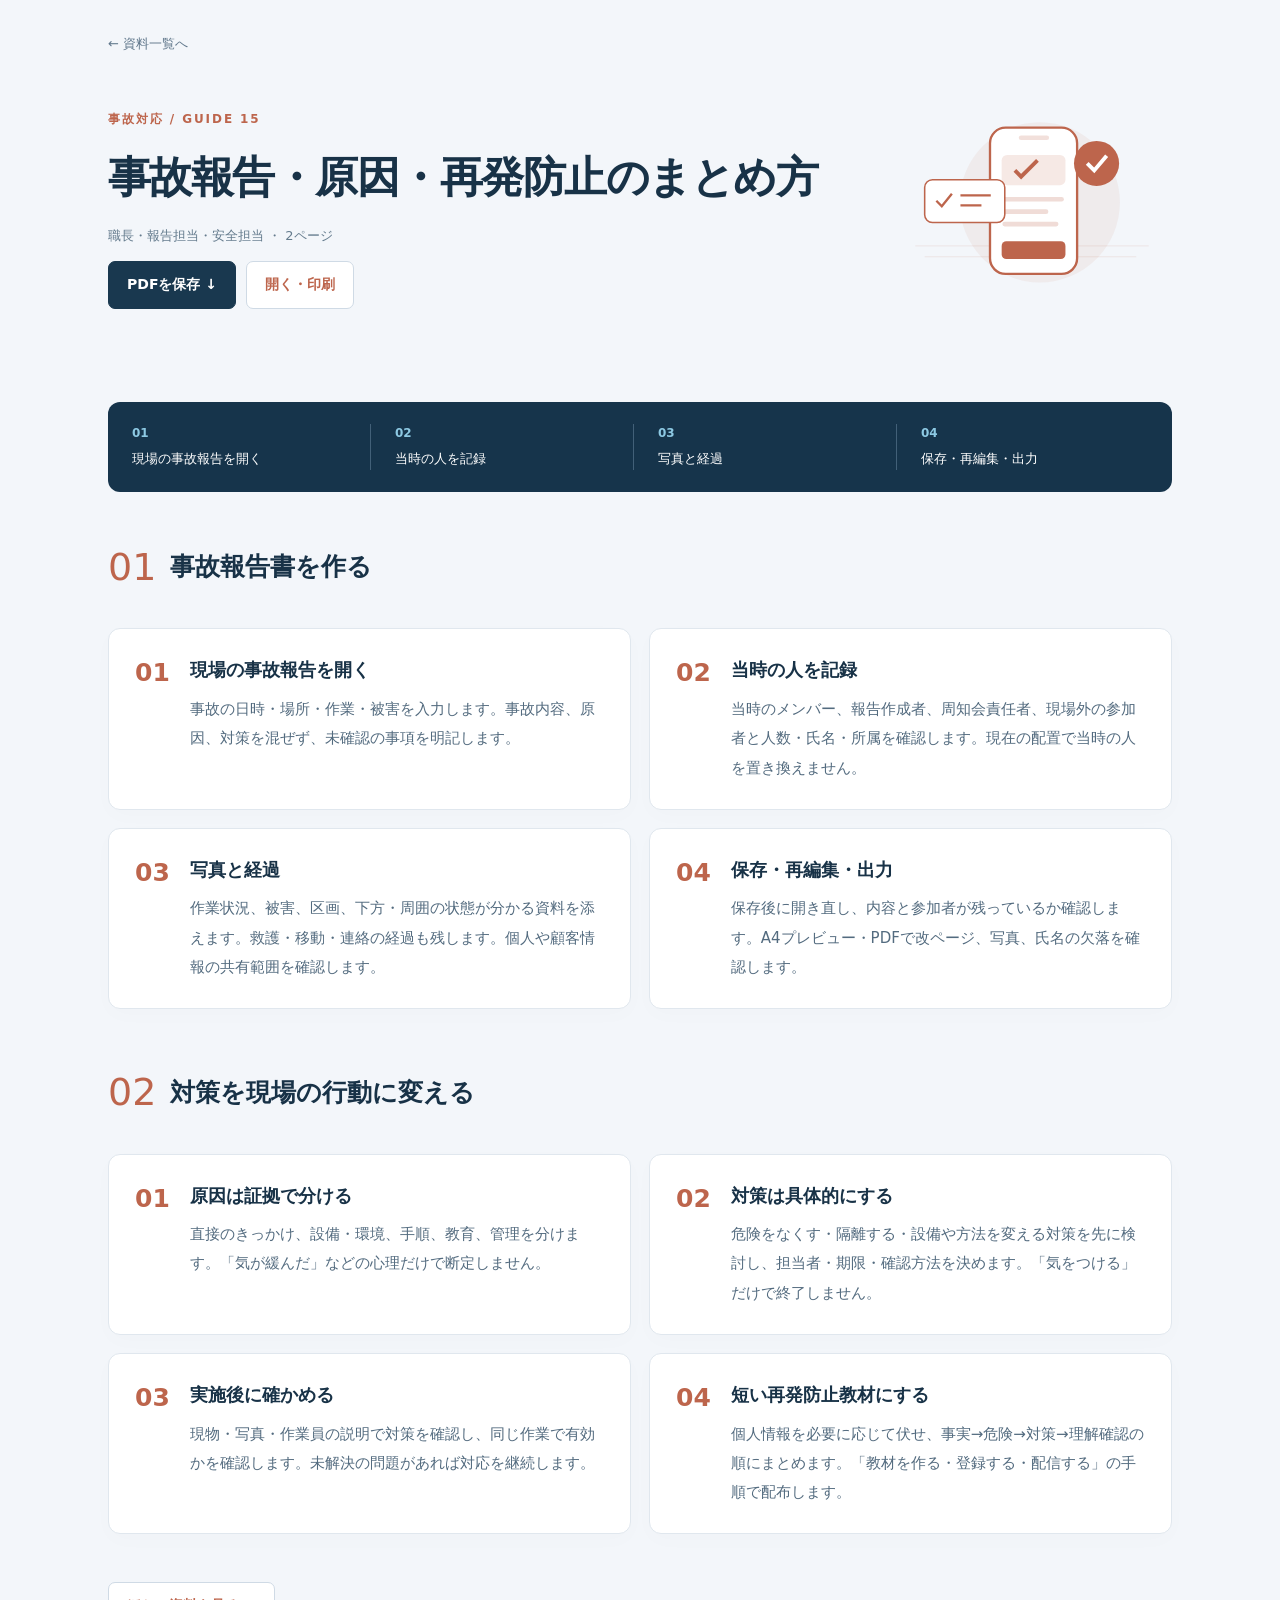
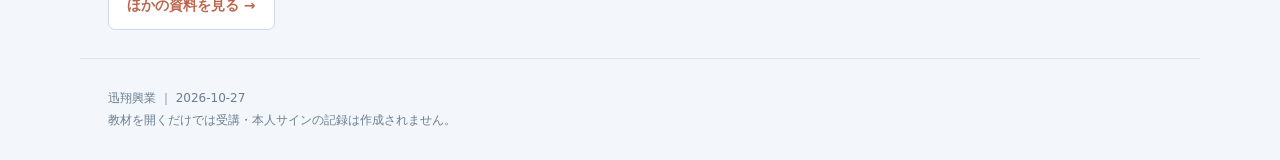
<file: guides/accident-report.html>
<!doctype html><html lang="ja"><head><meta charset="utf-8"><meta name="viewport" content="width=device-width,initial-scale=1"><title>事故報告・原因・再発防止のまとめ方｜迅翔興業</title><link rel="stylesheet" href="guides.css?v=20261027-design2"></head><body style="--accent:#bd654c"><header><a class="back" href="index.html">← 資料一覧へ</a><div class="hero"><div><p class="eyebrow">事故対応 / GUIDE 15</p><h1>事故報告・原因・再発防止のまとめ方</h1><p class="meta">職長・報告担当・安全担当 ・ 2ページ</p><div class="actions"><a class="button primary" download href="accident-report.pdf">PDFを保存 ↓</a><a class="button" href="accident-report.pdf">開く・印刷</a></div></div><svg viewBox="0 0 360 240" aria-hidden="true"><circle cx="190" cy="120" r="103" fill="currentColor" opacity=".08"/><path d="M30 176h300M42 190h272" stroke="currentColor" opacity=".15"/><rect x="126" y="24" width="112" height="188" rx="20" fill="#fff" stroke="currentColor" stroke-width="3"/><rect x="163" y="34" width="39" height="6" rx="3" fill="currentColor" opacity=".2"/><rect x="141" y="59" width="82" height="39" rx="7" fill="currentColor" opacity=".14"/><path d="m158 79 8 8 21-21" fill="none" stroke="currentColor" stroke-width="5"/><g fill="currentColor" opacity=".22"><rect x="142" y="113" width="79" height="6" rx="3"/><rect x="142" y="129" width="59" height="6" rx="3"/><rect x="142" y="145" width="72" height="6" rx="3"/></g><rect x="141" y="170" width="82" height="23" rx="6" fill="currentColor"/><rect x="42" y="91" width="103" height="55" rx="10" fill="#fff" stroke="currentColor" stroke-width="2"/><path d="m57 118 7 7 13-16M88 111h39M88 124h27" fill="none" stroke="currentColor" stroke-width="3"/><circle cx="263" cy="70" r="29" fill="currentColor"/><path d="m251 70 9 9 16-19" fill="none" stroke="#fff" stroke-width="5"/></svg></div></header><main><div class="route"><span><b>01</b>現場の事故報告を開く</span><span><b>02</b>当時の人を記録</span><span><b>03</b>写真と経過</span><span><b>04</b>保存・再編集・出力</span></div><article><div class="section-label"><b>01</b><h2>事故報告書を作る</h2></div><div class="steps"><section class="step"><span class="num">01</span><div><h3>現場の事故報告を開く</h3><p>事故の日時・場所・作業・被害を入力します。事故内容、原因、対策を混ぜず、未確認の事項を明記します。</p></div></section><section class="step"><span class="num">02</span><div><h3>当時の人を記録</h3><p>当時のメンバー、報告作成者、周知会責任者、現場外の参加者と人数・氏名・所属を確認します。現在の配置で当時の人を置き換えません。</p></div></section><section class="step"><span class="num">03</span><div><h3>写真と経過</h3><p>作業状況、被害、区画、下方・周囲の状態が分かる資料を添えます。救護・移動・連絡の経過も残します。個人や顧客情報の共有範囲を確認します。</p></div></section><section class="step"><span class="num">04</span><div><h3>保存・再編集・出力</h3><p>保存後に開き直し、内容と参加者が残っているか確認します。A4プレビュー・PDFで改ページ、写真、氏名の欠落を確認します。</p></div></section></div></article><article><div class="section-label"><b>02</b><h2>対策を現場の行動に変える</h2></div><div class="steps"><section class="step"><span class="num">01</span><div><h3>原因は証拠で分ける</h3><p>直接のきっかけ、設備・環境、手順、教育、管理を分けます。「気が緩んだ」などの心理だけで断定しません。</p></div></section><section class="step"><span class="num">02</span><div><h3>対策は具体的にする</h3><p>危険をなくす・隔離する・設備や方法を変える対策を先に検討し、担当者・期限・確認方法を決めます。「気をつける」だけで終了しません。</p></div></section><section class="step"><span class="num">03</span><div><h3>実施後に確かめる</h3><p>現物・写真・作業員の説明で対策を確認し、同じ作業で有効かを確認します。未解決の問題があれば対応を継続します。</p></div></section><section class="step"><span class="num">04</span><div><h3>短い再発防止教材にする</h3><p>個人情報を必要に応じて伏せ、事実→危険→対策→理解確認の順にまとめます。「教材を作る・登録する・配信する」の手順で配布します。</p></div></section></div></article><a class="button" href="index.html">ほかの資料を見る →</a></main><footer>迅翔興業 ｜ 2026-10-27<br>教材を開くだけでは受講・本人サインの記録は作成されません。</footer></body></html>
</file>
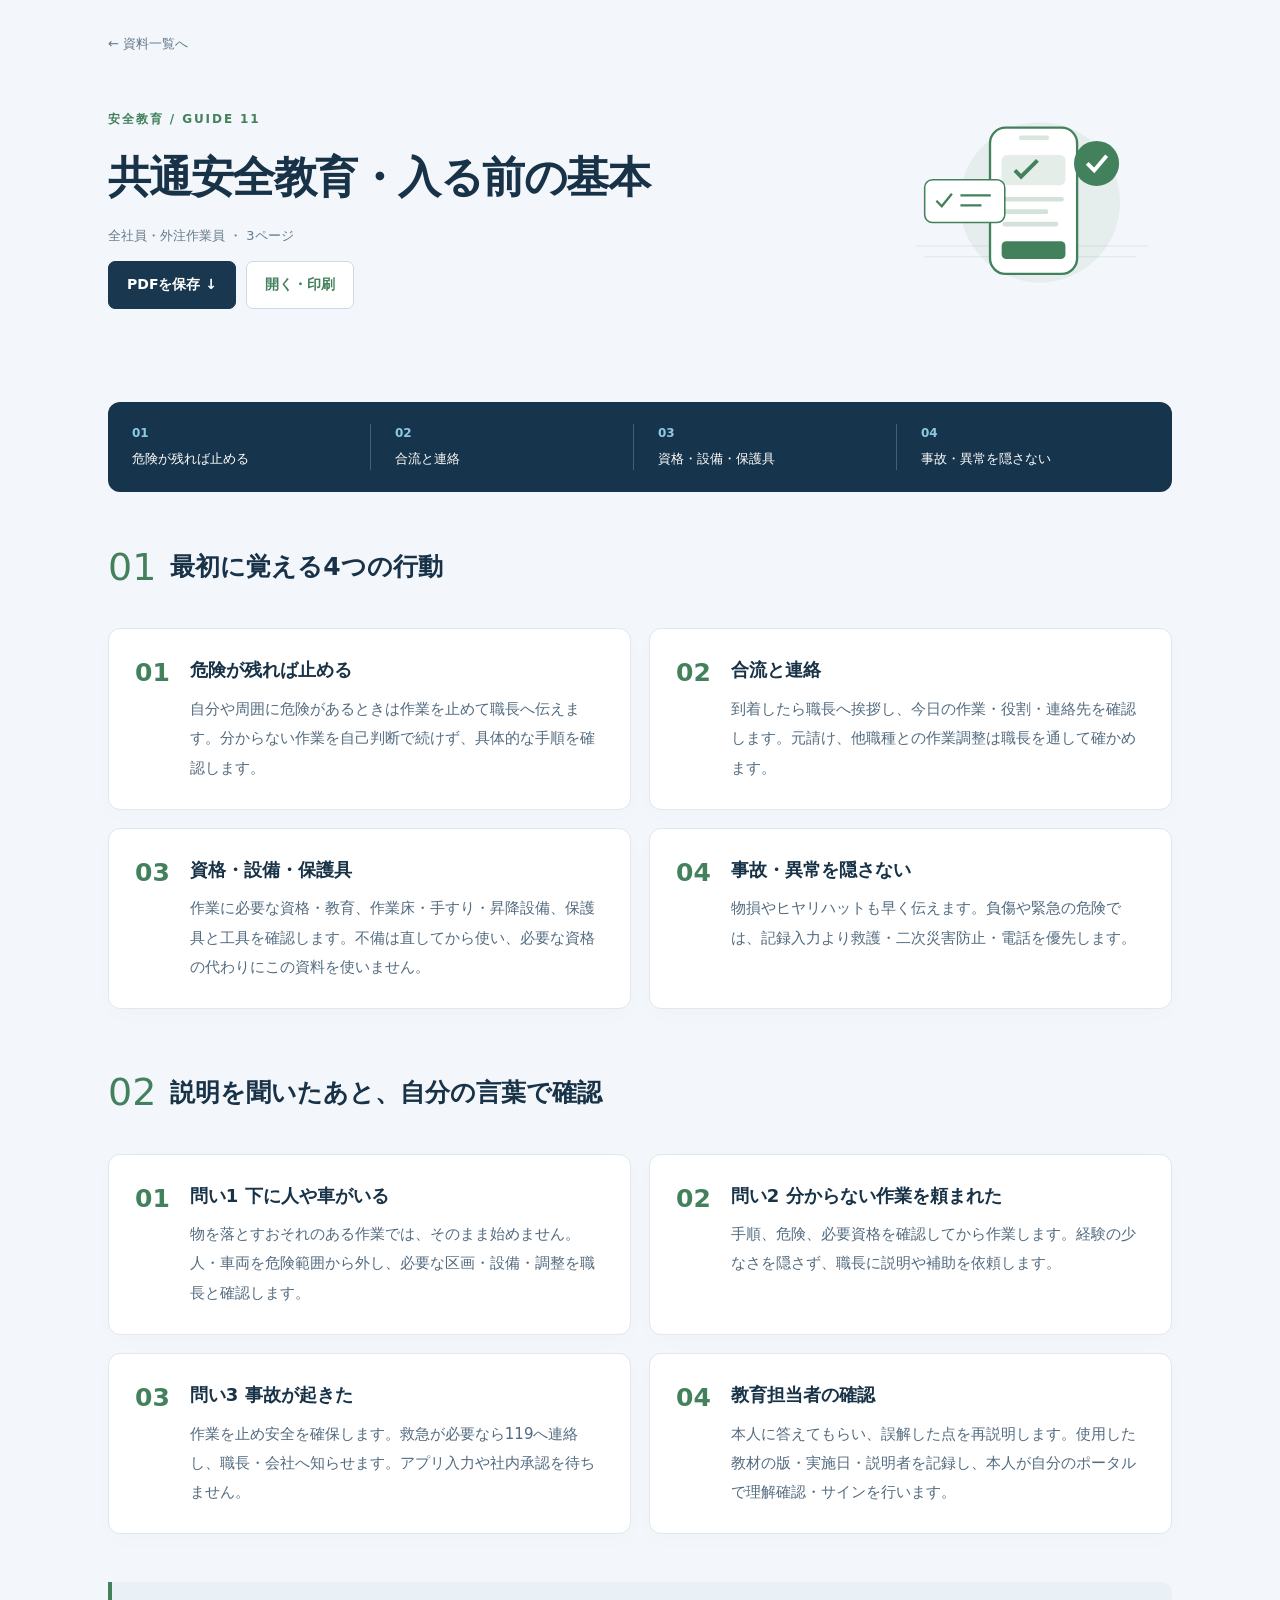
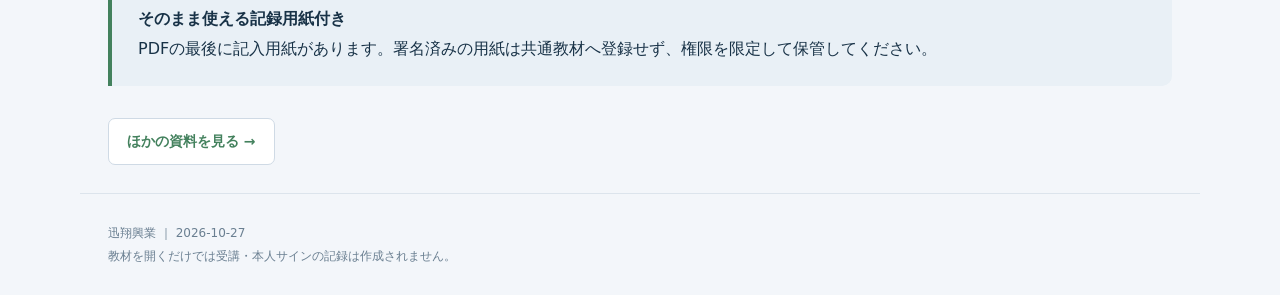
<file: guides/common-safety.html>
<!doctype html><html lang="ja"><head><meta charset="utf-8"><meta name="viewport" content="width=device-width,initial-scale=1"><title>共通安全教育・入る前の基本｜迅翔興業</title><link rel="stylesheet" href="guides.css?v=20261027-design2"></head><body style="--accent:#43815d"><header><a class="back" href="index.html">← 資料一覧へ</a><div class="hero"><div><p class="eyebrow">安全教育 / GUIDE 11</p><h1>共通安全教育・入る前の基本</h1><p class="meta">全社員・外注作業員 ・ 3ページ</p><div class="actions"><a class="button primary" download href="common-safety.pdf">PDFを保存 ↓</a><a class="button" href="common-safety.pdf">開く・印刷</a></div></div><svg viewBox="0 0 360 240" aria-hidden="true"><circle cx="190" cy="120" r="103" fill="currentColor" opacity=".08"/><path d="M30 176h300M42 190h272" stroke="currentColor" opacity=".15"/><rect x="126" y="24" width="112" height="188" rx="20" fill="#fff" stroke="currentColor" stroke-width="3"/><rect x="163" y="34" width="39" height="6" rx="3" fill="currentColor" opacity=".2"/><rect x="141" y="59" width="82" height="39" rx="7" fill="currentColor" opacity=".14"/><path d="m158 79 8 8 21-21" fill="none" stroke="currentColor" stroke-width="5"/><g fill="currentColor" opacity=".22"><rect x="142" y="113" width="79" height="6" rx="3"/><rect x="142" y="129" width="59" height="6" rx="3"/><rect x="142" y="145" width="72" height="6" rx="3"/></g><rect x="141" y="170" width="82" height="23" rx="6" fill="currentColor"/><rect x="42" y="91" width="103" height="55" rx="10" fill="#fff" stroke="currentColor" stroke-width="2"/><path d="m57 118 7 7 13-16M88 111h39M88 124h27" fill="none" stroke="currentColor" stroke-width="3"/><circle cx="263" cy="70" r="29" fill="currentColor"/><path d="m251 70 9 9 16-19" fill="none" stroke="#fff" stroke-width="5"/></svg></div></header><main><div class="route"><span><b>01</b>危険が残れば止める</span><span><b>02</b>合流と連絡</span><span><b>03</b>資格・設備・保護具</span><span><b>04</b>事故・異常を隠さない</span></div><article><div class="section-label"><b>01</b><h2>最初に覚える4つの行動</h2></div><div class="steps"><section class="step"><span class="num">01</span><div><h3>危険が残れば止める</h3><p>自分や周囲に危険があるときは作業を止めて職長へ伝えます。分からない作業を自己判断で続けず、具体的な手順を確認します。</p></div></section><section class="step"><span class="num">02</span><div><h3>合流と連絡</h3><p>到着したら職長へ挨拶し、今日の作業・役割・連絡先を確認します。元請け、他職種との作業調整は職長を通して確かめます。</p></div></section><section class="step"><span class="num">03</span><div><h3>資格・設備・保護具</h3><p>作業に必要な資格・教育、作業床・手すり・昇降設備、保護具と工具を確認します。不備は直してから使い、必要な資格の代わりにこの資料を使いません。</p></div></section><section class="step"><span class="num">04</span><div><h3>事故・異常を隠さない</h3><p>物損やヒヤリハットも早く伝えます。負傷や緊急の危険では、記録入力より救護・二次災害防止・電話を優先します。</p></div></section></div></article><article><div class="section-label"><b>02</b><h2>説明を聞いたあと、自分の言葉で確認</h2></div><div class="steps"><section class="step"><span class="num">01</span><div><h3>問い1 下に人や車がいる</h3><p>物を落とすおそれのある作業では、そのまま始めません。人・車両を危険範囲から外し、必要な区画・設備・調整を職長と確認します。</p></div></section><section class="step"><span class="num">02</span><div><h3>問い2 分からない作業を頼まれた</h3><p>手順、危険、必要資格を確認してから作業します。経験の少なさを隠さず、職長に説明や補助を依頼します。</p></div></section><section class="step"><span class="num">03</span><div><h3>問い3 事故が起きた</h3><p>作業を止め安全を確保します。救急が必要なら119へ連絡し、職長・会社へ知らせます。アプリ入力や社内承認を待ちません。</p></div></section><section class="step"><span class="num">04</span><div><h3>教育担当者の確認</h3><p>本人に答えてもらい、誤解した点を再説明します。使用した教材の版・実施日・説明者を記録し、本人が自分のポータルで理解確認・サインを行います。</p></div></section></div></article><aside class="note"><strong>そのまま使える記録用紙付き</strong><br>PDFの最後に記入用紙があります。署名済みの用紙は共通教材へ登録せず、権限を限定して保管してください。</aside><a class="button" href="index.html">ほかの資料を見る →</a></main><footer>迅翔興業 ｜ 2026-10-27<br>教材を開くだけでは受講・本人サインの記録は作成されません。</footer></body></html>
</file>
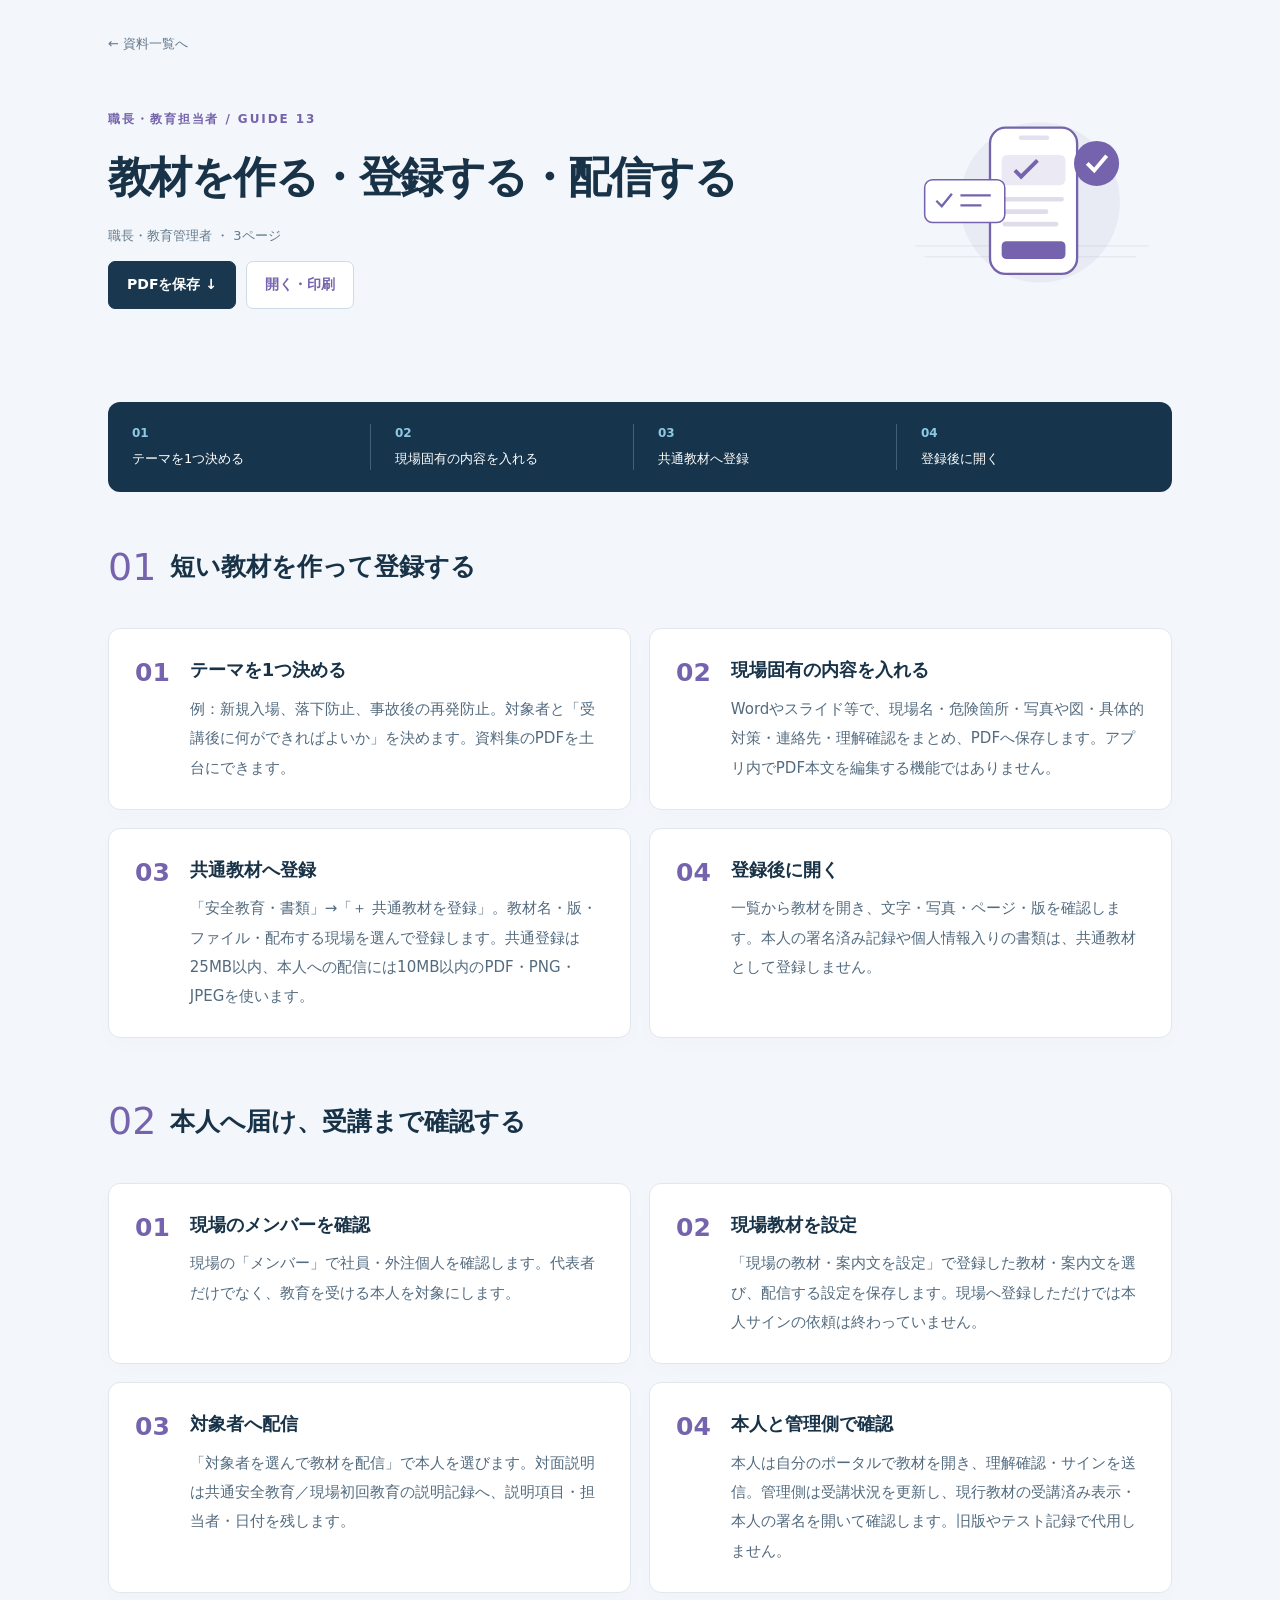
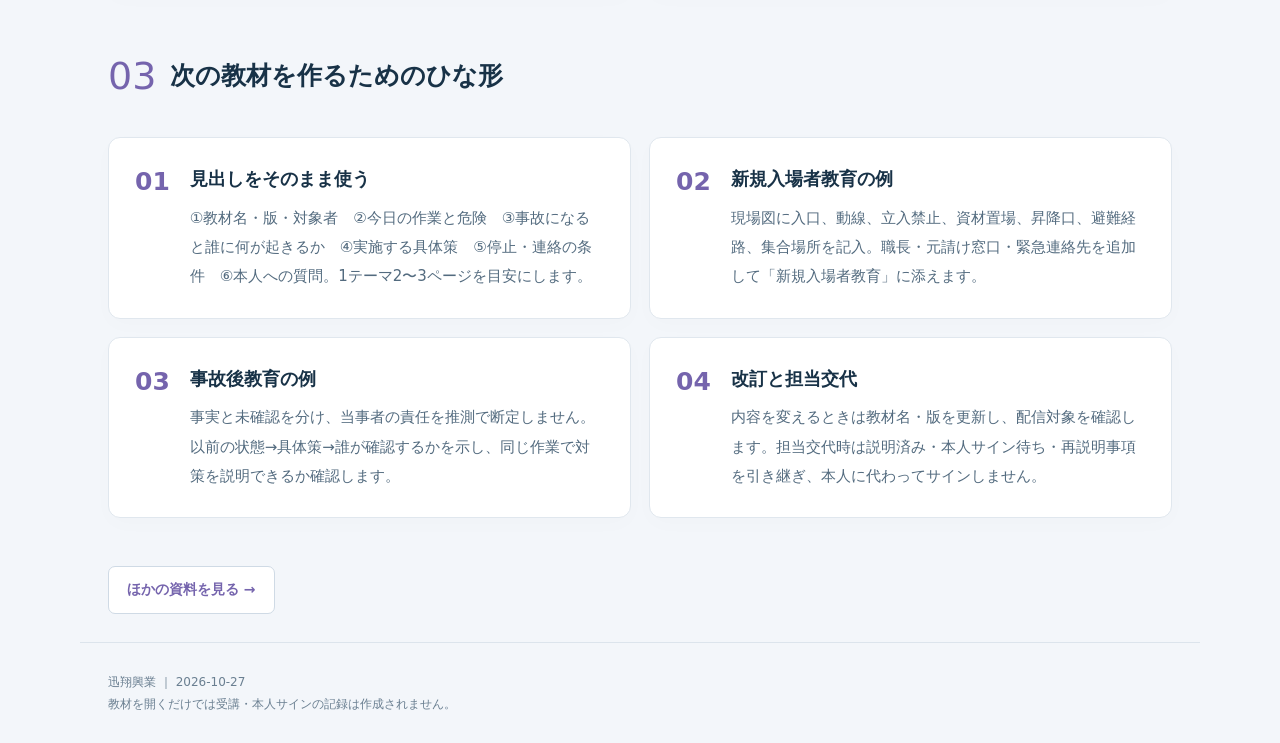
<file: guides/education-create.html>
<!doctype html><html lang="ja"><head><meta charset="utf-8"><meta name="viewport" content="width=device-width,initial-scale=1"><title>教材を作る・登録する・配信する｜迅翔興業</title><link rel="stylesheet" href="guides.css?v=20261027-design2"></head><body style="--accent:#7564ad"><header><a class="back" href="index.html">← 資料一覧へ</a><div class="hero"><div><p class="eyebrow">職長・教育担当者 / GUIDE 13</p><h1>教材を作る・登録する・配信する</h1><p class="meta">職長・教育管理者 ・ 3ページ</p><div class="actions"><a class="button primary" download href="education-create.pdf">PDFを保存 ↓</a><a class="button" href="education-create.pdf">開く・印刷</a></div></div><svg viewBox="0 0 360 240" aria-hidden="true"><circle cx="190" cy="120" r="103" fill="currentColor" opacity=".08"/><path d="M30 176h300M42 190h272" stroke="currentColor" opacity=".15"/><rect x="126" y="24" width="112" height="188" rx="20" fill="#fff" stroke="currentColor" stroke-width="3"/><rect x="163" y="34" width="39" height="6" rx="3" fill="currentColor" opacity=".2"/><rect x="141" y="59" width="82" height="39" rx="7" fill="currentColor" opacity=".14"/><path d="m158 79 8 8 21-21" fill="none" stroke="currentColor" stroke-width="5"/><g fill="currentColor" opacity=".22"><rect x="142" y="113" width="79" height="6" rx="3"/><rect x="142" y="129" width="59" height="6" rx="3"/><rect x="142" y="145" width="72" height="6" rx="3"/></g><rect x="141" y="170" width="82" height="23" rx="6" fill="currentColor"/><rect x="42" y="91" width="103" height="55" rx="10" fill="#fff" stroke="currentColor" stroke-width="2"/><path d="m57 118 7 7 13-16M88 111h39M88 124h27" fill="none" stroke="currentColor" stroke-width="3"/><circle cx="263" cy="70" r="29" fill="currentColor"/><path d="m251 70 9 9 16-19" fill="none" stroke="#fff" stroke-width="5"/></svg></div></header><main><div class="route"><span><b>01</b>テーマを1つ決める</span><span><b>02</b>現場固有の内容を入れる</span><span><b>03</b>共通教材へ登録</span><span><b>04</b>登録後に開く</span></div><article><div class="section-label"><b>01</b><h2>短い教材を作って登録する</h2></div><div class="steps"><section class="step"><span class="num">01</span><div><h3>テーマを1つ決める</h3><p>例：新規入場、落下防止、事故後の再発防止。対象者と「受講後に何ができればよいか」を決めます。資料集のPDFを土台にできます。</p></div></section><section class="step"><span class="num">02</span><div><h3>現場固有の内容を入れる</h3><p>Wordやスライド等で、現場名・危険箇所・写真や図・具体的対策・連絡先・理解確認をまとめ、PDFへ保存します。アプリ内でPDF本文を編集する機能ではありません。</p></div></section><section class="step"><span class="num">03</span><div><h3>共通教材へ登録</h3><p>「安全教育・書類」→「＋ 共通教材を登録」。教材名・版・ファイル・配布する現場を選んで登録します。共通登録は25MB以内、本人への配信には10MB以内のPDF・PNG・JPEGを使います。</p></div></section><section class="step"><span class="num">04</span><div><h3>登録後に開く</h3><p>一覧から教材を開き、文字・写真・ページ・版を確認します。本人の署名済み記録や個人情報入りの書類は、共通教材として登録しません。</p></div></section></div></article><article><div class="section-label"><b>02</b><h2>本人へ届け、受講まで確認する</h2></div><div class="steps"><section class="step"><span class="num">01</span><div><h3>現場のメンバーを確認</h3><p>現場の「メンバー」で社員・外注個人を確認します。代表者だけでなく、教育を受ける本人を対象にします。</p></div></section><section class="step"><span class="num">02</span><div><h3>現場教材を設定</h3><p>「現場の教材・案内文を設定」で登録した教材・案内文を選び、配信する設定を保存します。現場へ登録しただけでは本人サインの依頼は終わっていません。</p></div></section><section class="step"><span class="num">03</span><div><h3>対象者へ配信</h3><p>「対象者を選んで教材を配信」で本人を選びます。対面説明は共通安全教育／現場初回教育の説明記録へ、説明項目・担当者・日付を残します。</p></div></section><section class="step"><span class="num">04</span><div><h3>本人と管理側で確認</h3><p>本人は自分のポータルで教材を開き、理解確認・サインを送信。管理側は受講状況を更新し、現行教材の受講済み表示・本人の署名を開いて確認します。旧版やテスト記録で代用しません。</p></div></section></div></article><article><div class="section-label"><b>03</b><h2>次の教材を作るためのひな形</h2></div><div class="steps"><section class="step"><span class="num">01</span><div><h3>見出しをそのまま使う</h3><p>①教材名・版・対象者　②今日の作業と危険　③事故になると誰に何が起きるか　④実施する具体策　⑤停止・連絡の条件　⑥本人への質問。1テーマ2〜3ページを目安にします。</p></div></section><section class="step"><span class="num">02</span><div><h3>新規入場者教育の例</h3><p>現場図に入口、動線、立入禁止、資材置場、昇降口、避難経路、集合場所を記入。職長・元請け窓口・緊急連絡先を追加して「新規入場者教育」に添えます。</p></div></section><section class="step"><span class="num">03</span><div><h3>事故後教育の例</h3><p>事実と未確認を分け、当事者の責任を推測で断定しません。以前の状態→具体策→誰が確認するかを示し、同じ作業で対策を説明できるか確認します。</p></div></section><section class="step"><span class="num">04</span><div><h3>改訂と担当交代</h3><p>内容を変えるときは教材名・版を更新し、配信対象を確認します。担当交代時は説明済み・本人サイン待ち・再説明事項を引き継ぎ、本人に代わってサインしません。</p></div></section></div></article><a class="button" href="index.html">ほかの資料を見る →</a></main><footer>迅翔興業 ｜ 2026-10-27<br>教材を開くだけでは受講・本人サインの記録は作成されません。</footer></body></html>
</file>
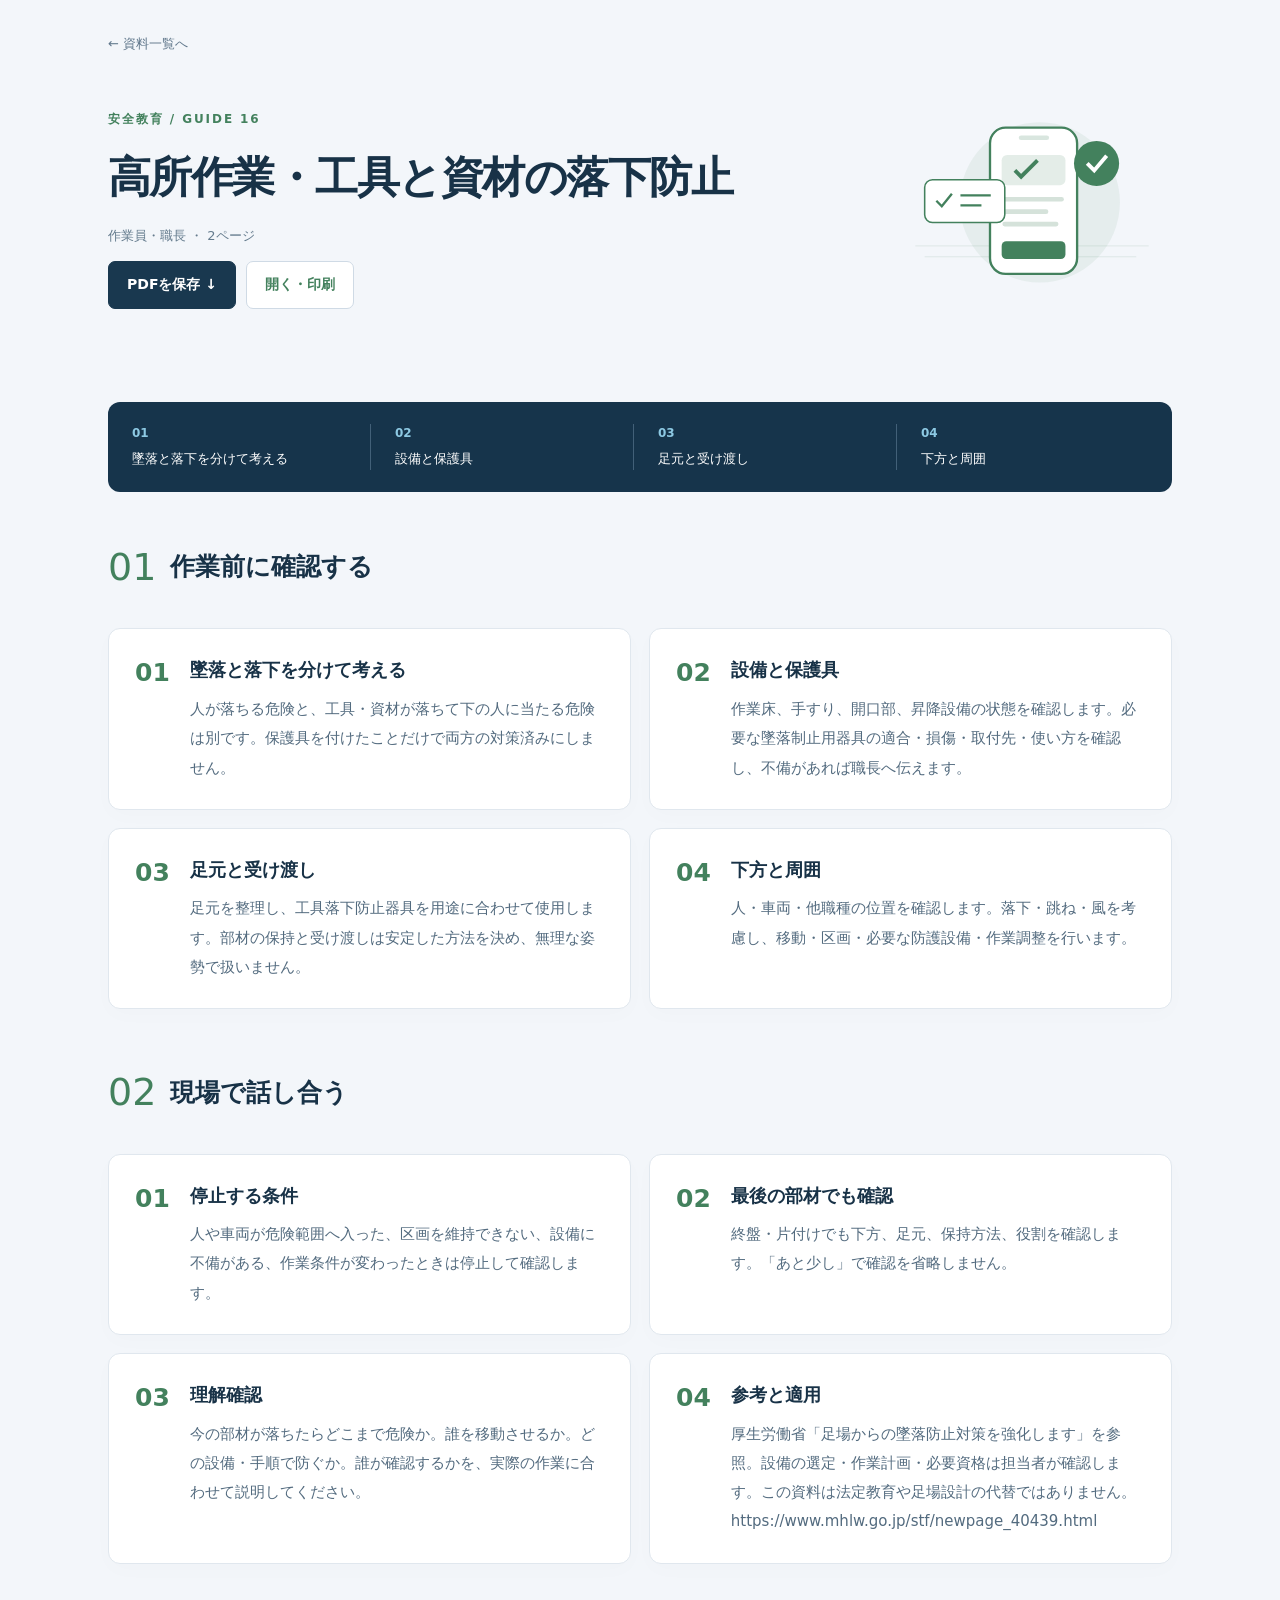
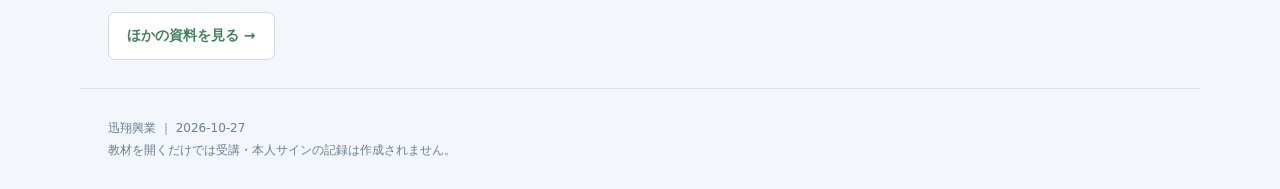
<file: guides/fall-prevention.html>
<!doctype html><html lang="ja"><head><meta charset="utf-8"><meta name="viewport" content="width=device-width,initial-scale=1"><title>高所作業・工具と資材の落下防止｜迅翔興業</title><link rel="stylesheet" href="guides.css?v=20261027-design2"></head><body style="--accent:#43815d"><header><a class="back" href="index.html">← 資料一覧へ</a><div class="hero"><div><p class="eyebrow">安全教育 / GUIDE 16</p><h1>高所作業・工具と資材の落下防止</h1><p class="meta">作業員・職長 ・ 2ページ</p><div class="actions"><a class="button primary" download href="fall-prevention.pdf">PDFを保存 ↓</a><a class="button" href="fall-prevention.pdf">開く・印刷</a></div></div><svg viewBox="0 0 360 240" aria-hidden="true"><circle cx="190" cy="120" r="103" fill="currentColor" opacity=".08"/><path d="M30 176h300M42 190h272" stroke="currentColor" opacity=".15"/><rect x="126" y="24" width="112" height="188" rx="20" fill="#fff" stroke="currentColor" stroke-width="3"/><rect x="163" y="34" width="39" height="6" rx="3" fill="currentColor" opacity=".2"/><rect x="141" y="59" width="82" height="39" rx="7" fill="currentColor" opacity=".14"/><path d="m158 79 8 8 21-21" fill="none" stroke="currentColor" stroke-width="5"/><g fill="currentColor" opacity=".22"><rect x="142" y="113" width="79" height="6" rx="3"/><rect x="142" y="129" width="59" height="6" rx="3"/><rect x="142" y="145" width="72" height="6" rx="3"/></g><rect x="141" y="170" width="82" height="23" rx="6" fill="currentColor"/><rect x="42" y="91" width="103" height="55" rx="10" fill="#fff" stroke="currentColor" stroke-width="2"/><path d="m57 118 7 7 13-16M88 111h39M88 124h27" fill="none" stroke="currentColor" stroke-width="3"/><circle cx="263" cy="70" r="29" fill="currentColor"/><path d="m251 70 9 9 16-19" fill="none" stroke="#fff" stroke-width="5"/></svg></div></header><main><div class="route"><span><b>01</b>墜落と落下を分けて考える</span><span><b>02</b>設備と保護具</span><span><b>03</b>足元と受け渡し</span><span><b>04</b>下方と周囲</span></div><article><div class="section-label"><b>01</b><h2>作業前に確認する</h2></div><div class="steps"><section class="step"><span class="num">01</span><div><h3>墜落と落下を分けて考える</h3><p>人が落ちる危険と、工具・資材が落ちて下の人に当たる危険は別です。保護具を付けたことだけで両方の対策済みにしません。</p></div></section><section class="step"><span class="num">02</span><div><h3>設備と保護具</h3><p>作業床、手すり、開口部、昇降設備の状態を確認します。必要な墜落制止用器具の適合・損傷・取付先・使い方を確認し、不備があれば職長へ伝えます。</p></div></section><section class="step"><span class="num">03</span><div><h3>足元と受け渡し</h3><p>足元を整理し、工具落下防止器具を用途に合わせて使用します。部材の保持と受け渡しは安定した方法を決め、無理な姿勢で扱いません。</p></div></section><section class="step"><span class="num">04</span><div><h3>下方と周囲</h3><p>人・車両・他職種の位置を確認します。落下・跳ね・風を考慮し、移動・区画・必要な防護設備・作業調整を行います。</p></div></section></div></article><article><div class="section-label"><b>02</b><h2>現場で話し合う</h2></div><div class="steps"><section class="step"><span class="num">01</span><div><h3>停止する条件</h3><p>人や車両が危険範囲へ入った、区画を維持できない、設備に不備がある、作業条件が変わったときは停止して確認します。</p></div></section><section class="step"><span class="num">02</span><div><h3>最後の部材でも確認</h3><p>終盤・片付けでも下方、足元、保持方法、役割を確認します。「あと少し」で確認を省略しません。</p></div></section><section class="step"><span class="num">03</span><div><h3>理解確認</h3><p>今の部材が落ちたらどこまで危険か。誰を移動させるか。どの設備・手順で防ぐか。誰が確認するかを、実際の作業に合わせて説明してください。</p></div></section><section class="step"><span class="num">04</span><div><h3>参考と適用</h3><p>厚生労働省「足場からの墜落防止対策を強化します」を参照。設備の選定・作業計画・必要資格は担当者が確認します。この資料は法定教育や足場設計の代替ではありません。
https://www.mhlw.go.jp/stf/newpage_40439.html</p></div></section></div></article><a class="button" href="index.html">ほかの資料を見る →</a></main><footer>迅翔興業 ｜ 2026-10-27<br>教材を開くだけでは受講・本人サインの記録は作成されません。</footer></body></html>
</file>
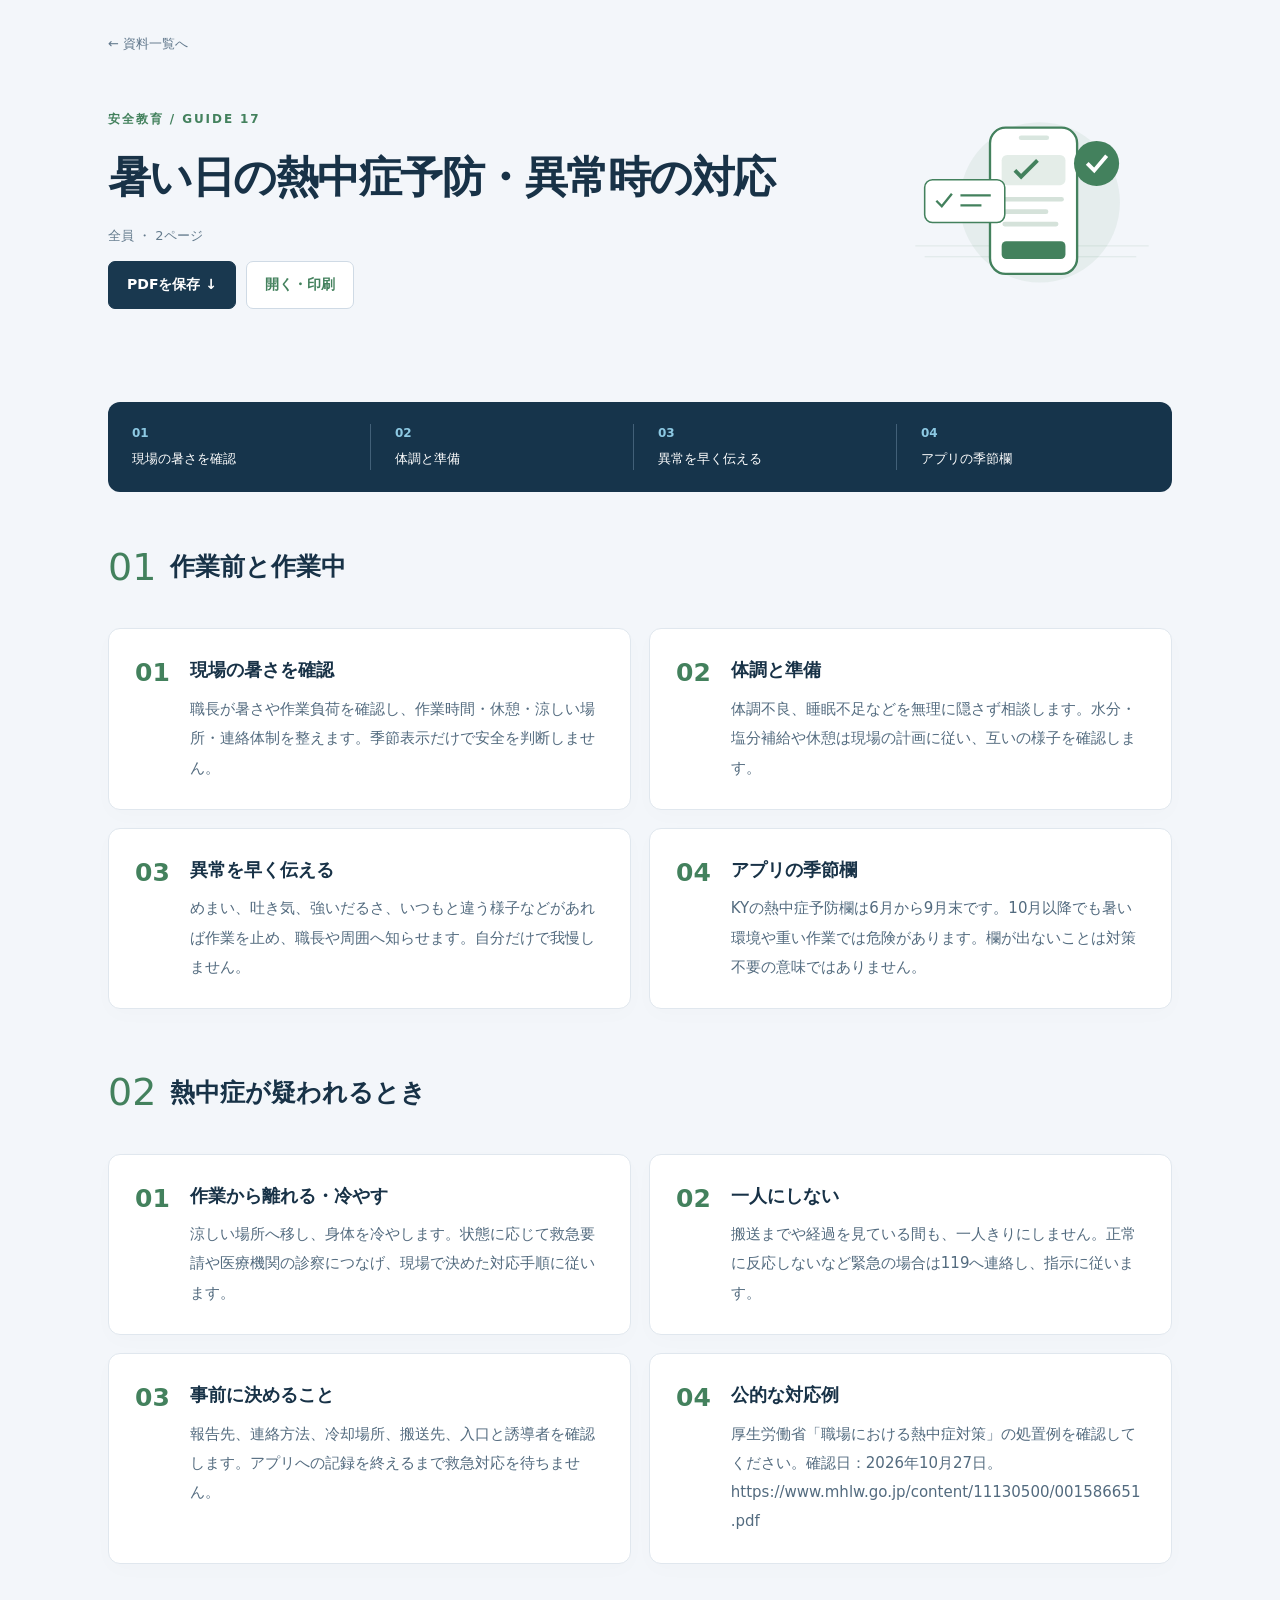
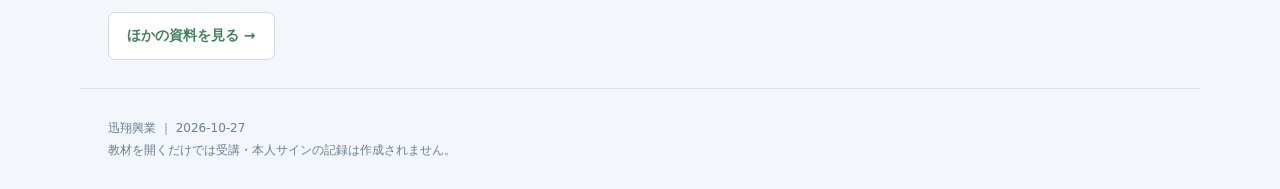
<file: guides/heat-prevention.html>
<!doctype html><html lang="ja"><head><meta charset="utf-8"><meta name="viewport" content="width=device-width,initial-scale=1"><title>暑い日の熱中症予防・異常時の対応｜迅翔興業</title><link rel="stylesheet" href="guides.css?v=20261027-design2"></head><body style="--accent:#43815d"><header><a class="back" href="index.html">← 資料一覧へ</a><div class="hero"><div><p class="eyebrow">安全教育 / GUIDE 17</p><h1>暑い日の熱中症予防・異常時の対応</h1><p class="meta">全員 ・ 2ページ</p><div class="actions"><a class="button primary" download href="heat-prevention.pdf">PDFを保存 ↓</a><a class="button" href="heat-prevention.pdf">開く・印刷</a></div></div><svg viewBox="0 0 360 240" aria-hidden="true"><circle cx="190" cy="120" r="103" fill="currentColor" opacity=".08"/><path d="M30 176h300M42 190h272" stroke="currentColor" opacity=".15"/><rect x="126" y="24" width="112" height="188" rx="20" fill="#fff" stroke="currentColor" stroke-width="3"/><rect x="163" y="34" width="39" height="6" rx="3" fill="currentColor" opacity=".2"/><rect x="141" y="59" width="82" height="39" rx="7" fill="currentColor" opacity=".14"/><path d="m158 79 8 8 21-21" fill="none" stroke="currentColor" stroke-width="5"/><g fill="currentColor" opacity=".22"><rect x="142" y="113" width="79" height="6" rx="3"/><rect x="142" y="129" width="59" height="6" rx="3"/><rect x="142" y="145" width="72" height="6" rx="3"/></g><rect x="141" y="170" width="82" height="23" rx="6" fill="currentColor"/><rect x="42" y="91" width="103" height="55" rx="10" fill="#fff" stroke="currentColor" stroke-width="2"/><path d="m57 118 7 7 13-16M88 111h39M88 124h27" fill="none" stroke="currentColor" stroke-width="3"/><circle cx="263" cy="70" r="29" fill="currentColor"/><path d="m251 70 9 9 16-19" fill="none" stroke="#fff" stroke-width="5"/></svg></div></header><main><div class="route"><span><b>01</b>現場の暑さを確認</span><span><b>02</b>体調と準備</span><span><b>03</b>異常を早く伝える</span><span><b>04</b>アプリの季節欄</span></div><article><div class="section-label"><b>01</b><h2>作業前と作業中</h2></div><div class="steps"><section class="step"><span class="num">01</span><div><h3>現場の暑さを確認</h3><p>職長が暑さや作業負荷を確認し、作業時間・休憩・涼しい場所・連絡体制を整えます。季節表示だけで安全を判断しません。</p></div></section><section class="step"><span class="num">02</span><div><h3>体調と準備</h3><p>体調不良、睡眠不足などを無理に隠さず相談します。水分・塩分補給や休憩は現場の計画に従い、互いの様子を確認します。</p></div></section><section class="step"><span class="num">03</span><div><h3>異常を早く伝える</h3><p>めまい、吐き気、強いだるさ、いつもと違う様子などがあれば作業を止め、職長や周囲へ知らせます。自分だけで我慢しません。</p></div></section><section class="step"><span class="num">04</span><div><h3>アプリの季節欄</h3><p>KYの熱中症予防欄は6月から9月末です。10月以降でも暑い環境や重い作業では危険があります。欄が出ないことは対策不要の意味ではありません。</p></div></section></div></article><article><div class="section-label"><b>02</b><h2>熱中症が疑われるとき</h2></div><div class="steps"><section class="step"><span class="num">01</span><div><h3>作業から離れる・冷やす</h3><p>涼しい場所へ移し、身体を冷やします。状態に応じて救急要請や医療機関の診察につなげ、現場で決めた対応手順に従います。</p></div></section><section class="step"><span class="num">02</span><div><h3>一人にしない</h3><p>搬送までや経過を見ている間も、一人きりにしません。正常に反応しないなど緊急の場合は119へ連絡し、指示に従います。</p></div></section><section class="step"><span class="num">03</span><div><h3>事前に決めること</h3><p>報告先、連絡方法、冷却場所、搬送先、入口と誘導者を確認します。アプリへの記録を終えるまで救急対応を待ちません。</p></div></section><section class="step"><span class="num">04</span><div><h3>公的な対応例</h3><p>厚生労働省「職場における熱中症対策」の処置例を確認してください。確認日：2026年10月27日。
https://www.mhlw.go.jp/content/11130500/001586651.pdf</p></div></section></div></article><a class="button" href="index.html">ほかの資料を見る →</a></main><footer>迅翔興業 ｜ 2026-10-27<br>教材を開くだけでは受講・本人サインの記録は作成されません。</footer></body></html>
</file>
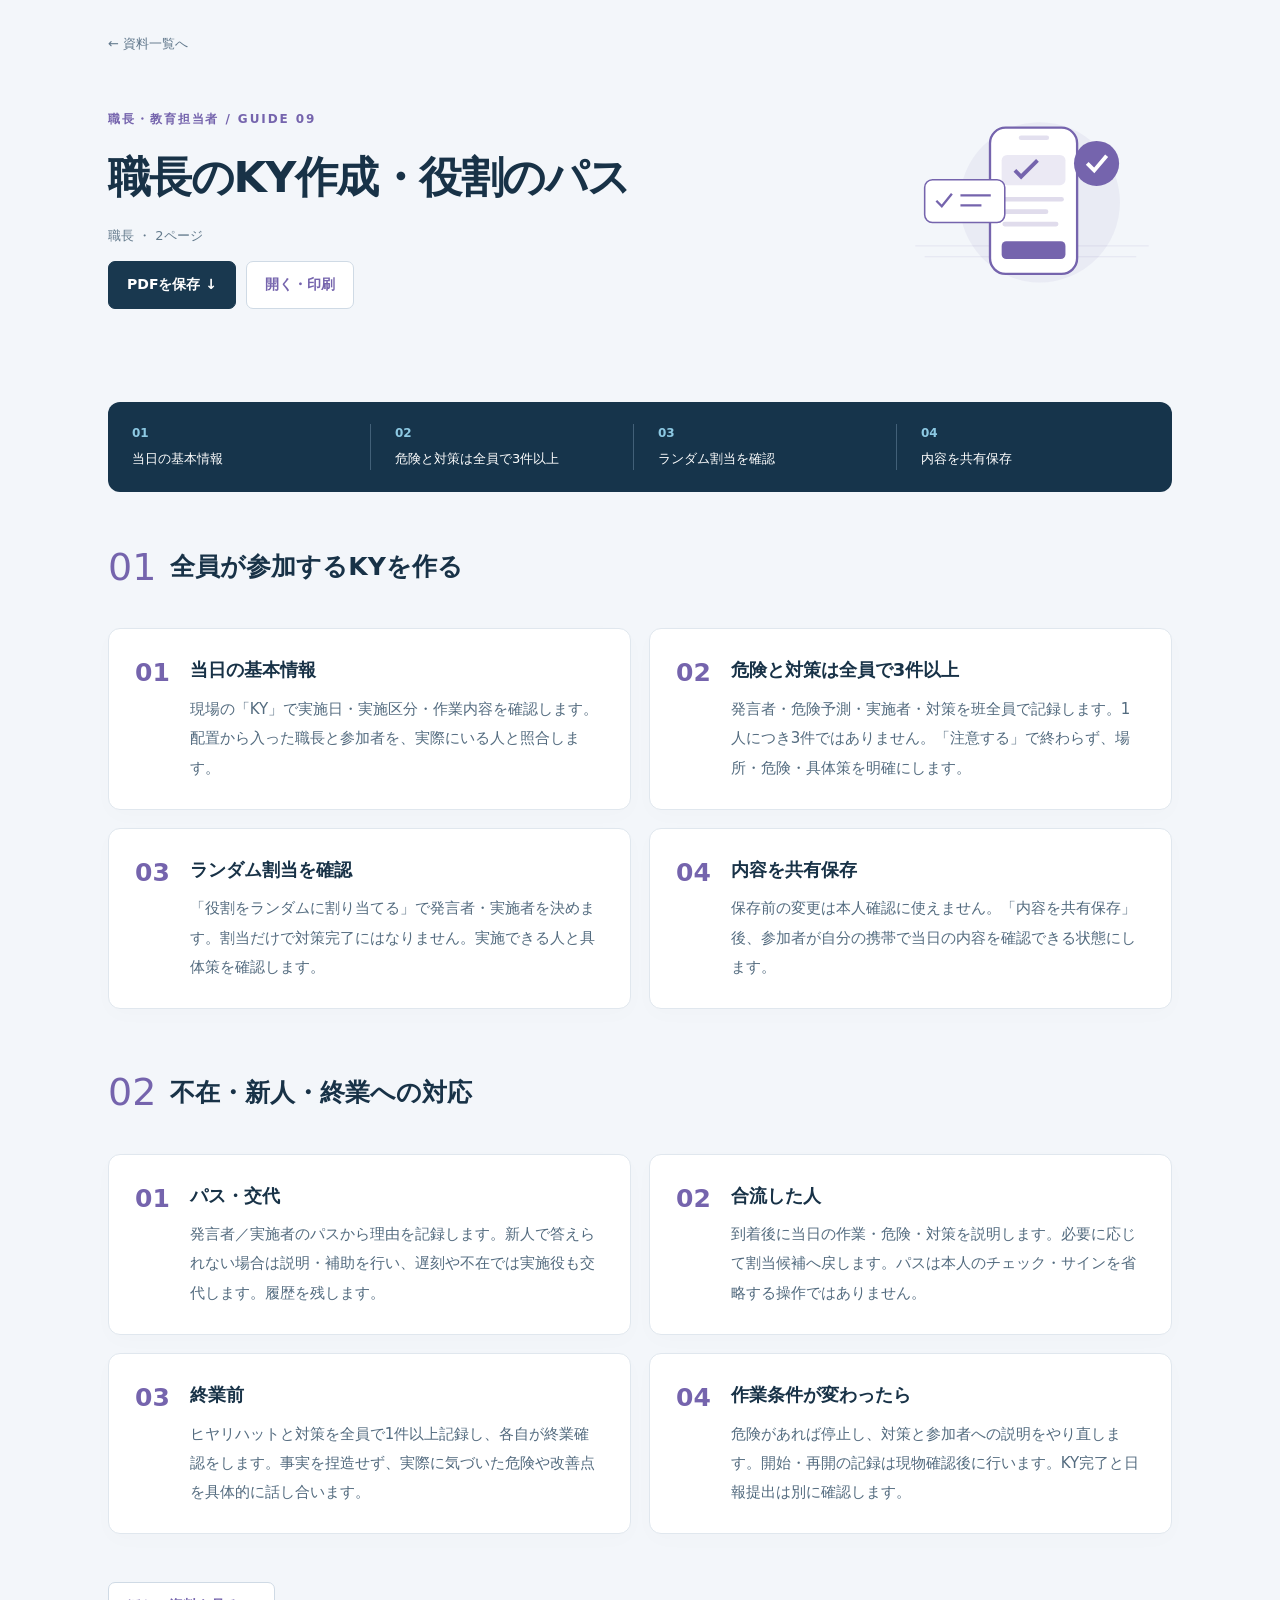
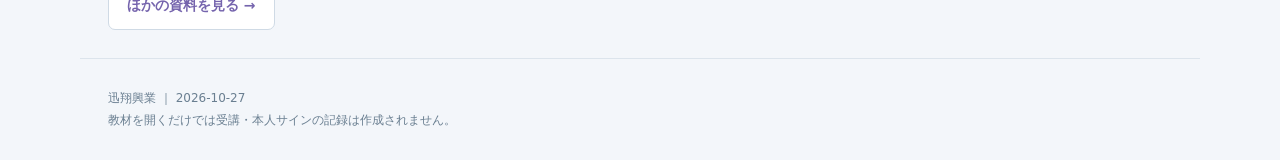
<file: guides/ky-foreman.html>
<!doctype html><html lang="ja"><head><meta charset="utf-8"><meta name="viewport" content="width=device-width,initial-scale=1"><title>職長のKY作成・役割のパス｜迅翔興業</title><link rel="stylesheet" href="guides.css?v=20261027-design2"></head><body style="--accent:#7564ad"><header><a class="back" href="index.html">← 資料一覧へ</a><div class="hero"><div><p class="eyebrow">職長・教育担当者 / GUIDE 09</p><h1>職長のKY作成・役割のパス</h1><p class="meta">職長 ・ 2ページ</p><div class="actions"><a class="button primary" download href="ky-foreman.pdf">PDFを保存 ↓</a><a class="button" href="ky-foreman.pdf">開く・印刷</a></div></div><svg viewBox="0 0 360 240" aria-hidden="true"><circle cx="190" cy="120" r="103" fill="currentColor" opacity=".08"/><path d="M30 176h300M42 190h272" stroke="currentColor" opacity=".15"/><rect x="126" y="24" width="112" height="188" rx="20" fill="#fff" stroke="currentColor" stroke-width="3"/><rect x="163" y="34" width="39" height="6" rx="3" fill="currentColor" opacity=".2"/><rect x="141" y="59" width="82" height="39" rx="7" fill="currentColor" opacity=".14"/><path d="m158 79 8 8 21-21" fill="none" stroke="currentColor" stroke-width="5"/><g fill="currentColor" opacity=".22"><rect x="142" y="113" width="79" height="6" rx="3"/><rect x="142" y="129" width="59" height="6" rx="3"/><rect x="142" y="145" width="72" height="6" rx="3"/></g><rect x="141" y="170" width="82" height="23" rx="6" fill="currentColor"/><rect x="42" y="91" width="103" height="55" rx="10" fill="#fff" stroke="currentColor" stroke-width="2"/><path d="m57 118 7 7 13-16M88 111h39M88 124h27" fill="none" stroke="currentColor" stroke-width="3"/><circle cx="263" cy="70" r="29" fill="currentColor"/><path d="m251 70 9 9 16-19" fill="none" stroke="#fff" stroke-width="5"/></svg></div></header><main><div class="route"><span><b>01</b>当日の基本情報</span><span><b>02</b>危険と対策は全員で3件以上</span><span><b>03</b>ランダム割当を確認</span><span><b>04</b>内容を共有保存</span></div><article><div class="section-label"><b>01</b><h2>全員が参加するKYを作る</h2></div><div class="steps"><section class="step"><span class="num">01</span><div><h3>当日の基本情報</h3><p>現場の「KY」で実施日・実施区分・作業内容を確認します。配置から入った職長と参加者を、実際にいる人と照合します。</p></div></section><section class="step"><span class="num">02</span><div><h3>危険と対策は全員で3件以上</h3><p>発言者・危険予測・実施者・対策を班全員で記録します。1人につき3件ではありません。「注意する」で終わらず、場所・危険・具体策を明確にします。</p></div></section><section class="step"><span class="num">03</span><div><h3>ランダム割当を確認</h3><p>「役割をランダムに割り当てる」で発言者・実施者を決めます。割当だけで対策完了にはなりません。実施できる人と具体策を確認します。</p></div></section><section class="step"><span class="num">04</span><div><h3>内容を共有保存</h3><p>保存前の変更は本人確認に使えません。「内容を共有保存」後、参加者が自分の携帯で当日の内容を確認できる状態にします。</p></div></section></div></article><article><div class="section-label"><b>02</b><h2>不在・新人・終業への対応</h2></div><div class="steps"><section class="step"><span class="num">01</span><div><h3>パス・交代</h3><p>発言者／実施者のパスから理由を記録します。新人で答えられない場合は説明・補助を行い、遅刻や不在では実施役も交代します。履歴を残します。</p></div></section><section class="step"><span class="num">02</span><div><h3>合流した人</h3><p>到着後に当日の作業・危険・対策を説明します。必要に応じて割当候補へ戻します。パスは本人のチェック・サインを省略する操作ではありません。</p></div></section><section class="step"><span class="num">03</span><div><h3>終業前</h3><p>ヒヤリハットと対策を全員で1件以上記録し、各自が終業確認をします。事実を捏造せず、実際に気づいた危険や改善点を具体的に話し合います。</p></div></section><section class="step"><span class="num">04</span><div><h3>作業条件が変わったら</h3><p>危険があれば停止し、対策と参加者への説明をやり直します。開始・再開の記録は現物確認後に行います。KY完了と日報提出は別に確認します。</p></div></section></div></article><a class="button" href="index.html">ほかの資料を見る →</a></main><footer>迅翔興業 ｜ 2026-10-27<br>教材を開くだけでは受講・本人サインの記録は作成されません。</footer></body></html>
</file>
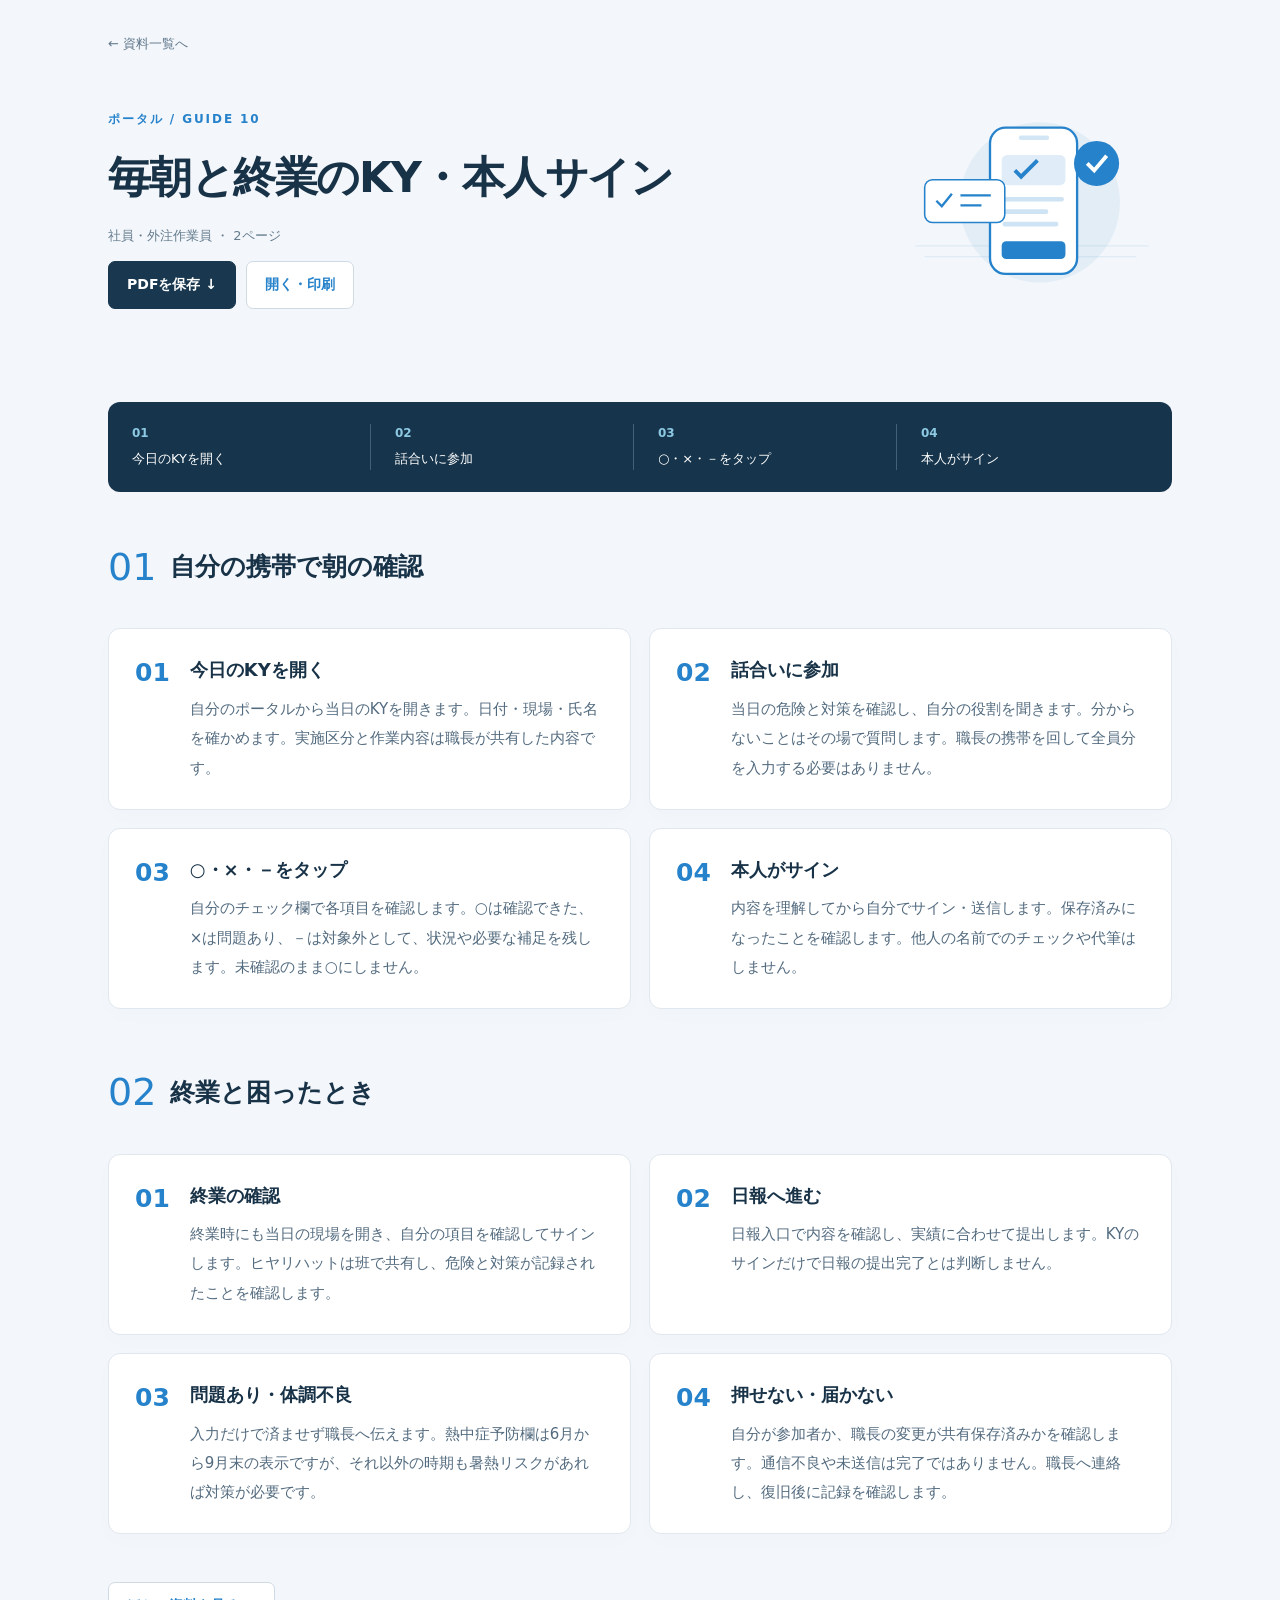
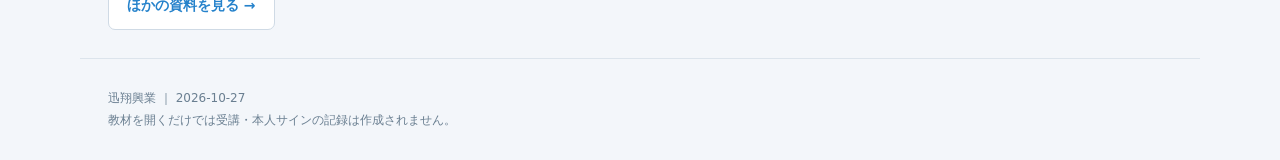
<file: guides/ky-personal.html>
<!doctype html><html lang="ja"><head><meta charset="utf-8"><meta name="viewport" content="width=device-width,initial-scale=1"><title>毎朝と終業のKY・本人サイン｜迅翔興業</title><link rel="stylesheet" href="guides.css?v=20261027-design2"></head><body style="--accent:#2582cb"><header><a class="back" href="index.html">← 資料一覧へ</a><div class="hero"><div><p class="eyebrow">ポータル / GUIDE 10</p><h1>毎朝と終業のKY・本人サイン</h1><p class="meta">社員・外注作業員 ・ 2ページ</p><div class="actions"><a class="button primary" download href="ky-personal.pdf">PDFを保存 ↓</a><a class="button" href="ky-personal.pdf">開く・印刷</a></div></div><svg viewBox="0 0 360 240" aria-hidden="true"><circle cx="190" cy="120" r="103" fill="currentColor" opacity=".08"/><path d="M30 176h300M42 190h272" stroke="currentColor" opacity=".15"/><rect x="126" y="24" width="112" height="188" rx="20" fill="#fff" stroke="currentColor" stroke-width="3"/><rect x="163" y="34" width="39" height="6" rx="3" fill="currentColor" opacity=".2"/><rect x="141" y="59" width="82" height="39" rx="7" fill="currentColor" opacity=".14"/><path d="m158 79 8 8 21-21" fill="none" stroke="currentColor" stroke-width="5"/><g fill="currentColor" opacity=".22"><rect x="142" y="113" width="79" height="6" rx="3"/><rect x="142" y="129" width="59" height="6" rx="3"/><rect x="142" y="145" width="72" height="6" rx="3"/></g><rect x="141" y="170" width="82" height="23" rx="6" fill="currentColor"/><rect x="42" y="91" width="103" height="55" rx="10" fill="#fff" stroke="currentColor" stroke-width="2"/><path d="m57 118 7 7 13-16M88 111h39M88 124h27" fill="none" stroke="currentColor" stroke-width="3"/><circle cx="263" cy="70" r="29" fill="currentColor"/><path d="m251 70 9 9 16-19" fill="none" stroke="#fff" stroke-width="5"/></svg></div></header><main><div class="route"><span><b>01</b>今日のKYを開く</span><span><b>02</b>話合いに参加</span><span><b>03</b>○・×・－をタップ</span><span><b>04</b>本人がサイン</span></div><article><div class="section-label"><b>01</b><h2>自分の携帯で朝の確認</h2></div><div class="steps"><section class="step"><span class="num">01</span><div><h3>今日のKYを開く</h3><p>自分のポータルから当日のKYを開きます。日付・現場・氏名を確かめます。実施区分と作業内容は職長が共有した内容です。</p></div></section><section class="step"><span class="num">02</span><div><h3>話合いに参加</h3><p>当日の危険と対策を確認し、自分の役割を聞きます。分からないことはその場で質問します。職長の携帯を回して全員分を入力する必要はありません。</p></div></section><section class="step"><span class="num">03</span><div><h3>○・×・－をタップ</h3><p>自分のチェック欄で各項目を確認します。○は確認できた、×は問題あり、－は対象外として、状況や必要な補足を残します。未確認のまま○にしません。</p></div></section><section class="step"><span class="num">04</span><div><h3>本人がサイン</h3><p>内容を理解してから自分でサイン・送信します。保存済みになったことを確認します。他人の名前でのチェックや代筆はしません。</p></div></section></div></article><article><div class="section-label"><b>02</b><h2>終業と困ったとき</h2></div><div class="steps"><section class="step"><span class="num">01</span><div><h3>終業の確認</h3><p>終業時にも当日の現場を開き、自分の項目を確認してサインします。ヒヤリハットは班で共有し、危険と対策が記録されたことを確認します。</p></div></section><section class="step"><span class="num">02</span><div><h3>日報へ進む</h3><p>日報入口で内容を確認し、実績に合わせて提出します。KYのサインだけで日報の提出完了とは判断しません。</p></div></section><section class="step"><span class="num">03</span><div><h3>問題あり・体調不良</h3><p>入力だけで済ませず職長へ伝えます。熱中症予防欄は6月から9月末の表示ですが、それ以外の時期も暑熱リスクがあれば対策が必要です。</p></div></section><section class="step"><span class="num">04</span><div><h3>押せない・届かない</h3><p>自分が参加者か、職長の変更が共有保存済みかを確認します。通信不良や未送信は完了ではありません。職長へ連絡し、復旧後に記録を確認します。</p></div></section></div></article><a class="button" href="index.html">ほかの資料を見る →</a></main><footer>迅翔興業 ｜ 2026-10-27<br>教材を開くだけでは受講・本人サインの記録は作成されません。</footer></body></html>
</file>
<file: premium.css>
:root{--bg:#f3f5f9;--ink:#172945;--muted:#788497;--green:#245caa;--line:#e3e8f0}body{font-family:'Segoe UI','Yu Gothic UI','Meiryo',sans-serif}aside{width:240px;background:linear-gradient(155deg,#102441,#09182e);padding:38px 24px;border-right:1px solid #ffffff12}aside h2{font-size:20px;letter-spacing:3px}aside small{font-size:9px;letter-spacing:2px;color:#7895be}aside nav{margin-top:60px}aside button{font-size:13px;letter-spacing:.5px;border-radius:5px;padding:17px 15px}aside button.active{background:#23477580;border:1px solid #668bbc30;box-shadow:inset 3px 0 #9ab7e1}aside footer{color:#7086a5;font-size:10px;letter-spacing:1px}main{margin-left:240px;padding:28px 44px 60px;max-width:1800px}.top{border-bottom:1px solid var(--line);padding-bottom:22px;font-size:10px;letter-spacing:1px}.badge{border-radius:4px;font-size:10px;border-color:#dbe3ee;color:#627695;background:#edf1f7}h1{font-size:32px;font-weight:600;letter-spacing:1.3px}h2{font-size:18px;font-weight:600}.eyebrow{font-size:9px;letter-spacing:3px;color:#8a9cb6}p{font-size:13px}.primary{background:linear-gradient(120deg,#265799,#173965);box-shadow:0 5px 12px #13386818;font-size:12px;border:1px solid #365b8c;border-radius:5px;padding:12px 20px}.secondary{font-size:12px;border-radius:5px}.panel{border-radius:7px;box-shadow:0 6px 20px #253b5704;padding:26px}.hero{margin:26px 0}.command-hero{position:relative;overflow:hidden;background:linear-gradient(115deg,#0e2547,#1d416e);border-radius:8px;padding:34px 36px;margin:26px 0;color:white;display:flex;justify-content:space-between;gap:20px}.command-hero h1{font-size:34px;margin:12px 0}.command-hero p{color:#b3c4dc}.command-hero .eyebrow{color:#a3bad9}.command-hero:after{content:'';position:absolute;right:28%;top:-90px;width:1px;height:390px;background:#ffffff09;transform:rotate(25deg);box-shadow:60px 0 #ffffff09,120px 0 #ffffff09,180px 0 #ffffff09}.hero-actions{z-index:1;display:flex;align-items:center}.hero-actions .primary{background:#eaf0f9;color:#203d68;border-color:#ffffff60}.overview-stats{display:grid;grid-template-columns:repeat(4,1fr);border:1px solid var(--line);border-radius:7px;background:white;margin:24px 0 32px}.overview-stat{padding:22px 26px;border-right:1px solid var(--line)}.overview-stat:last-child{border:0}.overview-stat label{font-size:11px;color:var(--muted);font-weight:400}.overview-stat strong{font-size:30px;font-weight:500;letter-spacing:-1px}.overview-stat small{font-size:11px;color:var(--muted);margin-left:8px}.project-grid{display:grid;grid-template-columns:repeat(3,minmax(0,1fr));gap:22px}.project-card{border:1px solid #dce3ed;border-radius:8px;overflow:hidden;background:white;box-shadow:0 7px 22px #172b4510;transition:transform .2s,box-shadow .2s}.project-card:hover{transform:translateY(-3px);box-shadow:0 12px 26px #172b4520}.project-art{height:172px;position:relative;background:#c4cfdd;overflow:hidden}.project-art svg{width:100%;height:100%;display:block}.project-art .art-label{position:absolute;top:17px;left:20px;color:#e9f0fa;font-size:9px;letter-spacing:2px}.project-art .art-num{position:absolute;right:18px;bottom:12px;color:white;font-size:11px;letter-spacing:3px}.project-info{padding:22px}.project-info h2{font-size:17px;margin:12px 0 8px;min-height:27px}.project-info .meta{font-size:11px}.project-company{font-size:11px;color:#567397;margin:18px 0}.project-counts{display:grid;grid-template-columns:repeat(3,1fr);border-top:1px solid var(--line);border-bottom:1px solid var(--line);padding:16px 0;gap:7px}.project-counts button{background:none;text-align:left;color:#263e5e;border-right:1px solid var(--line);padding:0 8px}.project-counts button:first-child{padding-left:0}.project-counts button:last-child{border:0}.project-counts span{font-size:10px;color:var(--muted);display:block;margin-bottom:5px}.project-counts b{font-size:22px;font-weight:500}.project-counts small{font-size:10px;margin-left:4px}.project-open{width:100%;background:none;color:#2b5389;display:flex;justify-content:space-between;padding:18px 0 0;font-size:12px}.pill{font-size:10px;border-radius:3px;padding:4px 8px}.project-counts .attention b{color:#b57a36}.tabs{gap:14px;margin:24px 0 30px}.tabs button{font-size:12px;padding:15px 8px}.section-head{display:flex;justify-content:space-between;align-items:center;margin-bottom:20px}.section-head h2{margin:0}.detail-grid{display:grid;grid-template-columns:minmax(0,1.45fr) minmax(0,1fr);gap:24px;align-items:start}.stack{display:grid;gap:22px}.key-values{display:grid;grid-template-columns:115px 1fr;margin:0;gap:18px 12px;font-size:13px;line-height:1.8}.key-values dt{color:var(--muted)}.key-values dd{margin:0;overflow-wrap:anywhere}.map-address{display:flex;align-items:center;justify-content:space-between;gap:16px;background:#f1f5fb;padding:18px;margin:0 0 24px;border:1px solid #e0e8f3;border-radius:5px;text-decoration:none;color:#214b82;font-size:13px}.map-address span:last-child{font-size:20px}.location-grid{display:grid;grid-template-columns:1fr 1fr;gap:10px}.place-link{padding:16px;display:flex;gap:12px;align-items:center;border:1px solid var(--line);border-radius:5px;color:#284a78;text-decoration:none;min-width:0}.place-link:hover{background:#f1f5fb}.place-link svg{width:22px;height:22px;flex-shrink:0}.place-link b{font-size:12px;font-weight:500;display:block}.place-link small{font-size:10px;color:var(--muted);display:block;margin-top:4px;overflow-wrap:anywhere}.place-link.disabled{opacity:.5;background:#f7f8fa}.contact-head{display:flex;gap:12px;align-items:center;margin-bottom:18px}.company-icon{background:#edf2f9;color:#315580;width:42px;height:42px;display:grid;place-items:center;border-radius:5px}.contact-role{font-size:9px;letter-spacing:2px;color:#8a9ab1}.contact-person{display:flex;justify-content:space-between;gap:12px;padding:15px 0;border-top:1px solid var(--line);font-size:12px}.contact-person b{font-size:13px}.contact-person small{display:block;color:var(--muted);margin-top:4px}.phone-link{color:#245799;text-decoration:none;white-space:nowrap;font-size:12px}.contact-person a[href^='mailto:']{display:block;font-size:10px;color:var(--muted);margin-top:6px}.visit-avatars{display:flex;margin-bottom:16px}.avatar{width:36px;height:36px;border-radius:50%;display:grid;place-items:center;background:#e6edf7;border:3px solid white;color:#305079;margin-right:-7px;font-size:11px}.visit-line{display:flex;align-items:flex-start;gap:14px;padding:16px 0;border-top:1px solid var(--line);font-size:12px}.visit-line .avatar{flex-shrink:0;margin:0}.visit-line b{display:block;margin-bottom:5px}.visit-line small{color:var(--muted);line-height:1.8}.hint{font-size:11px;color:#8390a3;line-height:1.8;margin-top:16px}.table-wrap{overflow:auto}.table a{color:#245799;text-decoration:none}.text-action{background:none;color:#41658f;padding:0;font-size:11px}.visit-source{background:#f1f3f7;padding:4px 7px;border-radius:3px;font-size:10px;color:#6e7e94}.form-section{border-top:1px solid var(--line);margin-top:24px;padding-top:20px}.form-section h3{font-size:14px}dialog{border:1px solid #ffffff80;box-shadow:0 30px 100px #061b4440;border-radius:9px}button:focus-visible,a:focus-visible{outline:3px solid #92b4e6;outline-offset:3px}.mini-metrics{display:flex;gap:12px;font-size:11px;margin-top:14px;flex-wrap:wrap}.mini-metrics button{background:#edf3fb;color:#325986;padding:7px 10px;border-radius:3px}.section-label{margin:0 0 15px;font-size:10px;color:#8b9bb0;letter-spacing:2px}.current-breadcrumb{display:flex;gap:10px;align-items:center;color:#8492a6;font-size:11px}.current-breadcrumb button{background:none;color:#5a7295;padding:0}.no-results{display:none}.project-grid:not(:has(.project-card:not([hidden])))+.no-results{display:block}
@media(min-width:1600px){.project-art{height:200px}}@media(max-width:1150px){main{padding:24px}.project-grid{grid-template-columns:repeat(2,minmax(0,1fr))}.detail-grid{grid-template-columns:1fr}.overview-stat{padding:20px}.command-hero{padding:26px}}@media(max-width:700px){aside{width:100%;position:static;padding:18px 20px}aside h2{font-size:17px}aside nav{margin:18px 0 0}aside button{font-size:11px;padding:12px 7px}main{margin:0;padding:18px}.top{font-size:8px;gap:8px}.badge{font-size:8px;padding:5px}.command-hero{padding:24px;display:block}.command-hero h1{font-size:26px}.hero-actions{margin-top:20px}.overview-stats{grid-template-columns:1fr 1fr}.overview-stat{padding:18px}.overview-stat:nth-child(2){border-right:0}.overview-stat:nth-child(-n+2){border-bottom:1px solid var(--line)}.project-grid{grid-template-columns:1fr}.project-art{height:175px}.hero h1{font-size:23px}.hero{gap:12px}.hero .primary{padding:10px}.panel{padding:20px}.key-values{grid-template-columns:86px 1fr;font-size:12px;gap:14px 8px}.location-grid{gap:8px}.place-link{padding:12px;gap:8px}.contact-person{flex-wrap:wrap}.tabs{gap:10px}.tabs button{padding:13px 6px}.table{min-width:540px}.table-wrap{width:100%}.search{max-width:100%}.section-head{gap:12px}.section-head h2{font-size:16px}}

/* Compact site list: retain the full-card target while making status visible at a glance. */
.project-grid{grid-template-columns:repeat(3,minmax(0,1fr));gap:14px}
@media(min-width:1500px){.project-grid{grid-template-columns:repeat(4,minmax(0,1fr))}}
.project-card{cursor:pointer;min-width:0;box-shadow:0 2px 8px #172b450b}
.project-card:hover{transform:none;box-shadow:0 5px 15px #172b4518}
.project-card .project-info{padding:15px 18px}
.project-card-heading{display:flex;align-items:center;justify-content:space-between;gap:10px;min-width:0}
.project-card-heading h2{min-width:0;min-height:0;margin:0;font-size:16px;line-height:1.4;overflow-wrap:anywhere}
.project-card-heading .text-action{font:inherit;color:inherit;text-align:left;line-height:inherit}
.project-card-meta{margin:5px 0 10px;color:#62758d;font-size:11px;line-height:1.5;overflow-wrap:anywhere}
.project-card-bottom{display:flex;align-items:flex-start;flex-wrap:wrap;gap:8px 14px}
.project-card .project-counts{display:flex;flex-wrap:wrap;gap:5px;border:0;padding:0}
.project-card .project-counts button{display:flex;align-items:baseline;gap:4px;border:1px solid #dfe7f0;border-radius:4px;padding:5px 7px;white-space:nowrap}
.project-card .project-counts button:first-child{padding-left:7px}
.project-card .project-counts span{display:inline;margin:0;font-size:11px}
.project-card .project-counts b{font-size:12px;font-weight:700}
.project-card .project-counts small{margin:0}
.project-card .project-counts .attention{background:#fff4ed;border-color:#eac8ae}
.project-card .project-counts .attention b{color:#9d421e}
.project-alerts{display:flex;flex-wrap:wrap;align-items:center;gap:5px;font-size:11px;color:#6b7788}
.project-alerts span{padding:5px 7px;border-radius:4px;background:#f1f5f9}
.project-alerts .project-alert-warning{background:#fff0e9;color:#9d421e;font-weight:700}
.project-alerts .project-alert-ok{background:#edf6f2;color:#28604b}
.project-card .project-open{width:auto;margin-left:auto;padding:5px 0;color:#315a8c;white-space:nowrap;font-size:11px}
@media(max-width:1150px){.project-grid{grid-template-columns:repeat(2,minmax(0,1fr))}}
@media(max-width:700px){.project-grid{grid-template-columns:1fr}}
@media(max-width:700px){.project-card .project-info{padding:13px}.project-card-heading h2{font-size:15px}.project-card-bottom{display:block}.project-alerts{margin-top:7px}.project-card .project-open{display:block;margin:7px 0 0;text-align:right}}
/* Shared adapters use the same controls as the original screens. Screen-only: printed forms retain their own rules. */
@media screen{#app .panel button:not([class]){background:white;border:1px solid var(--line);color:var(--ink);padding:10px 15px;border-radius:5px;font-size:12px;line-height:1.5;min-height:40px;margin:4px 8px 4px 0}#app .panel button:not([class]):hover:not(:disabled){background:#edf2f9}#app .panel button:not([class]):focus-visible{outline:3px solid #6594ce;outline-offset:2px}#app .panel button:not([class]):disabled{opacity:.55}#app .panel table:not([class]){width:100%;border-collapse:collapse;font-size:13px}#app .panel table:not([class]) th,#app .panel table:not([class]) td{padding:12px 15px;text-align:left;border-bottom:1px solid var(--line);overflow-wrap:anywhere}#app .panel table:not([class]) th{font-size:12px;color:#657c96;background:#edf2f9}#app .panel table:not([class]) td{line-height:1.8}}

/* Fill wide screens without changing printed forms or responsive columns. */
@media screen{main{max-width:none}}
</file>
<file: inventory.css>
.inventory-view .section-head{gap:20px;align-items:center}.inventory-note{color:#6f8095;font-size:12px;margin:16px 0}.inventory-table{overflow:auto}.inventory-table table{width:100%;border-collapse:collapse;min-width:480px}.inventory-table th{text-align:left;color:#657c96;font-size:12px;padding:15px;border-bottom:1px solid #d9e2ed}.inventory-table td{padding:20px 15px;border-bottom:1px solid #e5ebf3}.inventory-table strong{font-size:23px;color:#155695;font-variant-numeric:tabular-nums}.inventory-table small{display:block;font-size:11px;color:#657c96;margin-top:7px}.inventory-log{display:flex;justify-content:space-between;align-items:center;gap:20px;padding:20px 0;border-bottom:1px solid #e5ebf3}.inventory-log p{font-size:12px;margin:8px 0;color:#63758a}.inventory-log small{color:#758396}.inventory-kind{font-size:11px;display:inline-block;margin-right:12px;border-radius:4px;padding:5px 10px;background:#eaf1fa;color:#265981}.inventory-kind.return{background:#e5f3f0;color:#26725e}.inventory-kind.reverse{background:#fff2df;color:#936324}@media(max-width:640px){.inventory-view .section-head{align-items:stretch;flex-direction:column}.inventory-view .section-head>.row{flex-wrap:wrap}.inventory-log{align-items:flex-start}.inventory-log b{display:block;margin-top:8px}}
.shared-inventory{min-width:0}.shared-inventory [data-actions]{display:flex;flex-wrap:wrap;gap:10px;margin:20px 0 28px}.shared-inventory button{background:white;border:1px solid var(--line,#e3e8f0);color:var(--ink,#172945);border-radius:5px;padding:10px 15px;font:inherit;font-size:12px;min-height:42px;line-height:1.5}.shared-inventory button:hover:not(:disabled){background:#edf2f9;border-color:#9bb3d2}.shared-inventory button:focus-visible{outline:3px solid #6594ce;outline-offset:2px}.shared-inventory button:disabled{opacity:.55;cursor:wait}.shared-inventory button[type=submit]{background:#24558e;color:white;border-color:#24558e}.shared-inventory h3{font-size:16px;margin:28px 0 16px;padding-bottom:12px;border-bottom:1px solid var(--line,#e3e8f0)}.shared-inventory table{width:100%;border-collapse:collapse;margin:14px 0 22px;font-size:13px;line-height:1.7}.shared-inventory th,.shared-inventory td{padding:14px 16px;border-bottom:1px solid #e3e8f0;text-align:left;min-width:90px}.shared-inventory th{background:#edf2f9;color:#56708e;font-size:12px;white-space:nowrap}.shared-inventory td:first-child{min-width:150px}.shared-inventory tbody tr:nth-child(even){background:#f8fafd}.shared-inventory table input[type=number]{min-width:80px;width:100px}.shared-inventory [data-editor]>form{background:#f5f8fc;border:1px solid #dbe4f0;border-radius:7px;padding:22px;margin:20px 0}.shared-inventory form>label{display:block;margin:12px 0;max-width:620px}.shared-inventory form>button,.shared-inventory [data-orders] button,.shared-inventory [data-moves] button,.shared-inventory [data-losses] button{margin:6px 8px 6px 0}.shared-inventory [data-orders]>section,.shared-inventory [data-moves]>section{border:1px solid #e3e8f0;border-radius:6px;padding:20px;margin:16px 0}.shared-inventory [data-orders] label{display:flex;align-items:center;gap:10px;padding:10px 0}.shared-inventory input[type=checkbox]{width:20px;height:20px;flex-shrink:0}.shared-inventory .stock-tools{display:flex;align-items:center;flex-wrap:wrap;gap:14px;margin:18px 0}.shared-inventory details{margin:14px 0;padding:12px;border:1px solid #e3e8f0;border-radius:5px}.shared-inventory summary{cursor:pointer;line-height:1.8}.shared-inventory [data-msg]:not(:empty){background:#fff6e6;border-left:3px solid #bb873d;padding:12px 16px}.shared-inventory [data-inventory-browser]{margin-top:28px}.shared-inventory [data-inventory-browser] button{margin:4px 8px 4px 0}@media(max-width:640px){.shared-inventory.panel{padding:16px}.shared-inventory [data-actions]{display:grid;grid-template-columns:repeat(2,minmax(0,1fr));gap:8px}.shared-inventory [data-actions] button{padding:10px 8px}.shared-inventory th,.shared-inventory td{padding:12px}.shared-inventory [data-editor]>form{padding:14px}.shared-inventory .stock-tools{align-items:stretch;flex-direction:column}}
.shared-inventory .shared-order-dialog{width:min(1160px,96vw);max-width:96vw;max-height:94dvh;padding:26px;border:0;border-radius:8px;box-sizing:border-box;color:#172945;overflow:auto}.shared-order-dialog::backdrop{background:rgba(19,49,54,.72)}.shared-order-form{margin:0}.shared-order-form h3{margin:0 0 12px}.shared-order-form>p{font-size:12px;color:#63758a}.shared-order-form .stock-batch-head{grid-template-columns:2fr 1fr 1fr;margin:18px 0;gap:14px}.shared-order-form .stock-batch-head strong{display:block;margin:8px 0;font-size:14px}.shared-order-form .stock-batch-head span,.shared-order-form label{font-size:12px}.shared-order-form .stock-batch-head textarea{min-height:42px;height:42px}.shared-order-form .stock-tools{margin:12px 0;gap:12px}.shared-order-form .stock-tools label{display:flex;align-items:center;gap:6px}.shared-order-form .stock-tools label:first-child{display:block}.shared-order-form .stock-tools [data-paste-box]{width:100%}.shared-order-form .shared-order-grid{max-height:52dvh;min-height:160px}.shared-order-form .sheet-columns{grid-template-columns:repeat(var(--order-columns,1),minmax(0,1fr));gap:12px;align-items:start}.shared-order-form .stock-sheet{table-layout:fixed;min-width:0;width:100%;font-size:12px}.shared-order-form .stock-sheet th,.shared-order-form .stock-sheet td{padding:5px 7px;height:34px;border-right:1px solid #e0e6ef;border-bottom:1px solid #e0e6ef;text-align:right}.shared-order-form .stock-sheet th:first-child,.shared-order-form .stock-sheet td:first-child{width:auto;min-width:0;text-align:left;overflow-wrap:anywhere;position:static}.shared-order-form .stock-sheet th:nth-child(2){width:64px}.shared-order-form .stock-sheet th:nth-child(3){width:84px}.shared-order-form .stock-sheet input{width:100%;min-width:0;padding:5px;min-height:30px;font-size:14px;box-sizing:border-box}.shared-order-form .stock-sheet tr.selected td{background:#e7f0fd}.shared-order-form .stock-sheet tr[hidden]{display:none}.shared-order-form .stock-footer{margin-top:12px;padding:12px 0 0;font-size:12px}.shared-order-form [data-order-preview]{margin:18px 0}.shared-order-form [data-order-error]{color:#a32f30;white-space:pre-wrap}.shared-order-form .stock-footer .row{display:flex;gap:10px}.shared-order-form .inventory-table{min-width:0}.shared-order-form .inventory-table table{min-width:0}.shared-order-form [hidden]{display:none!important}@media(max-width:700px){.shared-inventory .shared-order-dialog{padding:16px;width:96vw}.shared-order-form .stock-batch-head{grid-template-columns:1fr 1fr}.shared-order-form .stock-batch-head>div:first-child{grid-column:1/-1}.shared-order-form .stock-tools input[type=search]{width:100%}.shared-order-form .shared-order-grid{max-height:42dvh}.shared-order-form .stock-footer{flex-wrap:wrap}.shared-order-form .stock-footer .row{width:100%;justify-content:flex-end}}
.shared-inventory .shared-order-form .stock-sheet input[type=number]{width:100%;min-width:0}.shared-inventory .shared-order-form .stock-sheet td,.shared-inventory .shared-order-form .stock-sheet th{min-width:0}
.shared-order-form .stock-batch-head label{display:block}.shared-order-form .stock-batch-head input,.shared-order-form .stock-batch-head textarea,.shared-order-form input[type=search]{display:block;width:100%;box-sizing:border-box;border:1px solid #dbe3ee;border-radius:4px;padding:10px;margin-top:6px;font:inherit;min-height:42px}.shared-order-form .stock-sheet input[type=number]{border:1px solid #dbe3ee;border-radius:3px;font:inherit}.shared-order-form .stock-tools input[type=checkbox]{width:18px;height:18px}.shared-order-form .stock-sheet td{height:32px}.shared-order-form .stock-batch-head>div{min-width:0}
</file>
<file: media-ky.css>
.media-shell{min-width:0}.media-filter{display:flex;gap:12px;flex-wrap:wrap;margin:20px 0 10px}.media-filter select,.media-filter input{width:auto;min-width:160px}.media-gallery{display:grid;grid-template-columns:repeat(3,minmax(0,1fr));gap:20px}.media-card{border:1px solid #dce4ef;background:#fff;border-radius:12px;overflow:hidden}.media-thumb{height:170px;background:linear-gradient(130deg,#e6edf5,#cedbea);display:flex;align-items:center;justify-content:center;color:#57728f;letter-spacing:3px;font-size:12px}.media-thumb img{width:100%;height:100%;object-fit:cover}.media-card-body{padding:20px}.media-card h3{font-size:15px;overflow-wrap:anywhere;margin:14px 0}.media-card small{display:block;color:#65788e;font-size:11px;line-height:1.9}.media-card button{margin-top:14px}.media-preview{width:100%;max-height:65vh;object-fit:contain}.ky-banner{display:flex;align-items:center;justify-content:space-between;gap:14px;padding:20px 24px;margin-bottom:20px;background:#fff4e3;border:1px solid #ebd5ac;border-left:4px solid #b38c49;border-radius:10px}.ky-banner.complete{background:#edf5f3;border-color:#bfd8cf;border-left-color:#327866}.ky-banner small{display:block;margin-top:7px;color:#667583;line-height:1.6}.ky-record{margin-bottom:12px}.ky-record summary{cursor:pointer;display:flex;justify-content:space-between;gap:15px}.ky-record summary span{font-size:12px;color:#65788e}.ky-record dd{white-space:pre-wrap;overflow-wrap:anywhere}.ky-confirm{display:flex;align-items:center;gap:10px;padding:16px;background:#edf2f8;margin-top:16px}.ky-record .item{overflow-wrap:anywhere}@media(max-width:1000px){.media-gallery{grid-template-columns:repeat(2,minmax(0,1fr))}}@media(max-width:600px){.media-gallery{grid-template-columns:1fr}.media-filter input,.media-filter select{width:100%;min-width:0}.ky-banner{align-items:flex-start;flex-direction:column;padding:16px}.ky-record summary{flex-direction:column}.media-thumb{height:190px}}
</file>
<file: site-chat.css>
.site-chat{max-width:1000px;margin:auto}.chat-heading{display:flex;align-items:center;justify-content:space-between;padding:20px 0}.chat-heading h2{font-size:26px;margin:9px 0}.chat-heading p{color:#66758c;margin:0}.chat-eyebrow{font-size:10px;letter-spacing:.2em;color:#466c99;font-weight:700}.chat-count{background:#e8eef5;color:#23476c;padding:9px 15px;border-radius:30px;font-size:12px}.chat-local-note{font-size:12px;line-height:1.9;border-left:3px solid #45729a;background:#eef3f8;padding:12px 16px;margin-bottom:20px;color:#456079}.site-chat-form{padding:24px;background:white;border:1px solid #dce4ec;border-radius:14px;box-shadow:0 8px 30px #132b4610}.chat-fields{display:grid;grid-template-columns:1fr 200px;gap:18px}.site-chat-form label{display:block;font-size:13px;font-weight:600;color:#273d55;margin-bottom:12px}.site-chat-form label span{font-weight:400;font-size:10px;color:#7c8b9b;margin-left:8px}.site-chat-form input,.site-chat-form textarea{display:block;width:100%;box-sizing:border-box;margin-top:8px;border:1px solid #d7e1ec;border-radius:7px;padding:11px;background:#f9fbfd;color:#152b43;font:inherit}.site-chat-form textarea{resize:vertical;min-height:100px}.chat-submit{display:flex;align-items:center;justify-content:space-between;gap:16px}.chat-feedback,.chat-error{font-size:12px;color:#9b492e;line-height:1.7}.chat-stream{margin-top:24px;max-height:600px;overflow:auto;overscroll-behavior:contain}.chat-entry{display:flex;gap:14px;padding:20px 8px;border-bottom:1px solid #dfe6ef}.chat-avatar{height:38px;width:38px;flex-shrink:0;display:grid;place-items:center;background:#183652;color:#fff;border-radius:50%;font-size:13px}.chat-entry-body{min-width:0;flex:1}.chat-entry-meta{display:flex;justify-content:space-between;gap:12px;font-size:13px}.chat-entry-meta time{font-size:11px;color:#778697}.chat-entry p{white-space:pre-wrap;overflow-wrap:anywhere;line-height:1.9;margin:9px 0;font-size:14px;color:#263d56}.chat-entry small{font-size:10px;color:#7d8b9a}.chat-empty{text-align:center;padding:40px;color:#506981;font-weight:600}.chat-empty span{font-size:12px;font-weight:400;line-height:2.5}@media(max-width:600px){.chat-fields{grid-template-columns:1fr}.site-chat-form{padding:16px}.chat-heading h2{font-size:22px}.chat-submit{align-items:stretch;flex-direction:column;gap:0}.chat-heading p{font-size:12px}.chat-entry-meta{flex-direction:column;gap:3px}.chat-local-note{font-size:11px}.chat-stream{max-height:500px}}
.chat-entry-meta strong{overflow-wrap:anywhere;min-width:0}.site-chat-form button:disabled{opacity:.55;cursor:wait}
</file>
<file: operations.css>
/* Final integrated mobile review: compact navigation and readable ledger empty states. */
.inventory-table td[colspan]{white-space:normal;line-height:1.8;overflow-wrap:anywhere}
.inventory-log>div{min-width:0;overflow-wrap:anywhere}
.inventory-log small,.inventory-log p{overflow-wrap:anywhere}
.media-card-body{min-width:0}
@media(min-width:701px){
 aside{overflow-y:auto;overscroll-behavior:contain;scrollbar-width:thin}
 aside footer{position:static;margin-top:24px}
}
@media(max-width:700px){
 aside nav{display:grid;grid-template-columns:repeat(4,minmax(0,1fr));gap:3px}
 aside nav button{padding:12px 3px;font-size:10px;letter-spacing:0;white-space:nowrap}
 .tabs{display:flex;flex-wrap:wrap;gap:3px 6px;overflow:visible;margin:18px 0 24px;padding-bottom:8px}
 .tabs button{padding:10px 9px;font-size:11px;white-space:nowrap;border-radius:4px}
 .tabs button.active{background:#e8eff9;color:#173d71}
 .inventory-table:has(td[colspan]) table{min-width:0}
 .inventory-table:has(td[colspan]) th{padding:12px 8px}
 .inventory-table:has(td[colspan]) td{padding:18px 8px;font-size:13px}
 .chat-heading{padding:8px 0 16px}
 .site-chat-form label{margin-bottom:9px}
}
#kyForm textarea[name=recorder]{min-height:44px;height:44px}
#kyForm textarea[name=participants]{min-height:60px;height:60px}
@media(max-width:700px){dialog .modalfoot{position:sticky;bottom:-1px;background:#fff;padding:14px 0 2px;border-top:1px solid #e3e8f0;z-index:1}}
</file>
<file: inventory-grid.css>
.stock-tabs{display:flex;gap:8px;margin:20px 0}.stock-tabs button{background:#e8eef7;color:#385775;padding:11px 18px;border-radius:5px}.stock-tabs button.active{background:#193f70;color:#fff}.stock-tools{display:flex;gap:12px;align-items:center;margin:16px 0;flex-wrap:wrap}.stock-tools input{max-width:290px}.stock-scroll{max-height:58vh;overflow:auto;border:1px solid #dbe3ee;border-radius:5px;background:white}.stock-sheet{border-collapse:separate;border-spacing:0;width:100%;font-size:12px}.stock-sheet th{position:sticky;top:0;background:#e9eff8;color:#345476;z-index:2;white-space:nowrap}.stock-sheet td,.stock-sheet th{padding:7px 10px;border-bottom:1px solid #e0e6ef;border-right:1px solid #e6ecf3;text-align:right;height:35px}.stock-sheet td:first-child,.stock-sheet th:first-child{text-align:left;position:sticky;left:0;background:#f7f9fc;z-index:1;min-width:160px}.stock-sheet th:first-child{z-index:3;background:#e9eff8}.stock-sheet tbody tr:hover td{background:#edf4ff}.stock-sheet input{padding:5px 8px;width:86px;text-align:right;border-radius:3px}.stock-sheet .sheet-name{text-align:left;white-space:nowrap}.stock-sheet .selected td{background:#e7f0fd}.stock-sheet .sheet-label{color:#718399;font-size:10px}.stock-sheet a{color:#225eaa;cursor:pointer}.stock-sheet button{background:none;color:#225eaa;padding:0}.sheet-columns{display:grid;grid-template-columns:repeat(2,minmax(0,1fr));gap:12px}.stock-summary{display:flex;gap:25px;padding:15px 0;font-size:12px;align-items:center}.stock-summary b{font-size:22px;color:#214f83}.stock-error{color:#a32f30;white-space:pre-wrap}.stock-step{font-size:12px;padding:12px;background:#edf2f9;border-radius:4px;line-height:1.8}.stock-paste{min-height:135px;font-family:monospace;font-size:12px}.stock-batch-head{display:grid;grid-template-columns:2fr 1fr 1fr;gap:14px;margin:20px 0}.stock-batch-head label{font-size:11px}.stock-footer{position:sticky;bottom:0;background:#fff;padding:15px 0;border-top:1px solid #d6dfeb;display:flex;justify-content:space-between;align-items:center;gap:10px;z-index:3}.stock-pages{display:flex;align-items:center;gap:12px;justify-content:flex-end;padding:12px 0;font-size:12px}.stock-docs details{border-bottom:1px solid var(--line);padding:13px 0}.stock-docs summary{display:flex;gap:16px;align-items:center;cursor:pointer;font-size:12px}.stock-docs summary strong{flex:1}.stock-docs .stock-scroll{max-height:350px;margin-top:12px}.stock-zero{color:#afbac7}.stock-import-preview{max-height:300px}.stock-sheet-wide{min-width:650px}.stock-batch-dialog{width:min(1160px,96vw)}.stock-matrix{max-height:65vh}.stock-matrix .stock-sheet td:first-child{max-width:220px;white-space:normal}.stock-sheet .value{font-variant-numeric:tabular-nums;font-weight:600;color:#224a79}@media(min-width:1400px){.sheet-columns{grid-template-columns:repeat(3,minmax(0,1fr))}}@media(max-width:700px){.sheet-columns{grid-template-columns:1fr}.stock-batch-head{grid-template-columns:1fr 1fr}.stock-batch-head>div:first-child{grid-column:1/-1}.stock-tabs button{font-size:11px;padding:10px}.stock-docs summary{flex-wrap:wrap}.stock-footer{flex-wrap:wrap}.stock-sheet td,.stock-sheet th{padding:7px}.stock-tools input{max-width:100%}.stock-scroll{max-height:55vh}}
.stock-batch-dialog #batchRows>.stock-scroll{max-height:calc(80vh - 350px);min-height:150px}.stock-batch-dialog .stock-sheet td,.stock-batch-dialog .stock-sheet th{height:32px;padding:5px 7px}.stock-batch-dialog .stock-sheet td:first-child,.stock-batch-dialog .stock-sheet th:first-child{min-width:110px}.stock-batch-dialog .stock-sheet input{width:72px}.stock-batch-dialog .stock-footer{padding:12px 0}@media(max-width:700px){.stock-batch-dialog #batchRows>.stock-scroll{max-height:35vh}.stock-pages{flex-wrap:wrap}.stock-docs summary strong{min-width:150px}}
.stock-overview .stock-sheet{width:max-content;table-layout:fixed}.stock-overview .stock-sheet td,.stock-overview .stock-sheet th{box-sizing:border-box;height:27px;padding:4px 6px;font-size:11px;min-width:0;max-width:none}.stock-overview .stock-sheet th{white-space:normal;overflow-wrap:anywhere;height:64px;vertical-align:middle}.stock-overview .stock-sheet td:first-child,.stock-overview .stock-sheet th:first-child{min-width:170px;width:170px}.stock-overview .stock-sheet td:first-child{white-space:normal}.stock-overview .warehouse{background:#e4f0ff;color:#103e74;font-weight:700}.stock-overview .stock-sheet th button{font-size:11px;line-height:1.4;text-align:center}.stock-matrix .stock-sheet{width:max-content}.stock-matrix .stock-sheet th:not(:first-child),.stock-matrix .stock-sheet td:not(:first-child){min-width:74px;max-width:100px;white-space:normal;padding:4px 6px}.stock-matrix .stock-sheet td,.stock-matrix .stock-sheet th{height:28px;font-size:11px}.stock-matrix .stock-sheet td:first-child,.stock-matrix .stock-sheet th:first-child{min-width:170px;max-width:170px}.stock-tabs{flex-wrap:wrap}
.stock-fold-columns{display:grid;grid-template-columns:repeat(var(--stock-cols),minmax(0,1fr));gap:10px;align-items:start}.stock-fold .stock-sheet{table-layout:fixed;width:100%;font-size:11px}.stock-fold .stock-sheet td,.stock-fold .stock-sheet th{height:27px;padding:4px 5px;min-width:0!important;white-space:normal;overflow-wrap:anywhere;font-size:11px}.stock-fold .stock-sheet th{height:32px}.stock-fold .stock-sheet td:first-child,.stock-fold .stock-sheet th:first-child{position:static;min-width:0}.stock-fold .stock-sheet tbody tr:nth-child(even) td{background:#eef4fb}.stock-fold{max-height:68vh}.stock-fold-columns>p{padding:12px}@media(max-width:700px){.stock-fold-columns{grid-template-columns:1fr}}
.stock-matrix,.stock-overview{cursor:grab;touch-action:pan-x pan-y}.stock-dragging,.stock-dragging *{cursor:grabbing!important;user-select:none!important}.stock-matrix .stock-sheet{table-layout:fixed}.stock-matrix .stock-sheet th:not(:first-child),.stock-matrix .stock-sheet td:not(:first-child){min-width:88px;width:88px;max-width:88px}.stock-matrix::-webkit-scrollbar,.stock-overview::-webkit-scrollbar{height:14px;width:12px}.stock-matrix::-webkit-scrollbar-thumb,.stock-overview::-webkit-scrollbar-thumb{background:#8199b6;border:3px solid #edf2f8;border-radius:9px}
.stock-fullpage .stock-fold{max-height:none;overflow:visible}.stock-fullpage .stock-fold .stock-sheet th{position:static}.stock-fullpage .stock-fold{border:1px solid #dbe3ee;background:white}.stock-fullpage>.section-head{margin-top:24px}.stock-fullpage h3{margin-top:30px}.stock-slip-link{display:flex;width:100%;gap:14px;align-items:center;text-align:left;background:white;color:#284768;border:1px solid #dbe3ee;padding:14px;margin:8px 0;font-size:12px}.stock-slip-link strong{flex:1}.stock-slip-link:hover{background:#eaf2fc}@media(max-width:700px){.stock-slip-link{flex-wrap:wrap}}
.order-print{margin-top:20px}.order-print .stock-sheet input[type=checkbox]{width:20px;height:20px}.order-print .stock-sheet td:first-child{width:60px}.order-print .stock-sheet small{display:block;font-size:9px}.order-controls input:not([type=checkbox]){max-width:300px;display:block;margin-bottom:12px}@media print{aside,.topbar,.order-controls{display:none!important}body,main,#app{margin:0!important;padding:0!important;width:100%!important;max-width:none!important;background:white!important}.order-print .stock-fold-columns{grid-template-columns:repeat(2,minmax(0,1fr))}.order-print table{break-inside:auto}.order-print tr{break-inside:avoid}.order-print .hint{display:none}.order-print h2{font-size:20px}.order-print{color:black}}

.pending-stock{display:block;background:transparent;color:#1d568c;font-size:12px;padding:7px 0}.stock-updated{text-align:right;color:#48627b;font-size:12px;margin:18px 0 6px}

.stock-settlement-button{display:block;margin-top:8px;width:100%;background:#c53030;color:#fff;border:1px solid #b32626;padding:12px 18px;border-radius:6px;font-size:14px;font-weight:700;cursor:pointer}.stock-settlement-button:hover{background:#a92323}.stock-settlement-button:focus-visible{outline:3px solid #f5a3a3;outline-offset:3px}

.inventory-view>.section-head:has(.stock-action-bar){display:block}.stock-action-bar{display:grid;grid-template-columns:repeat(5,minmax(0,1fr));gap:10px;width:100%;margin-top:20px}.stock-action-bar>button{box-sizing:border-box;width:100%;height:48px;padding:8px 10px;margin:0;border:1px solid #244a77;border-radius:6px;background:#244a77;color:white;font-size:13px;font-weight:600;line-height:1.3;cursor:pointer}.stock-action-bar>button:hover{background:#183759}.stock-action-bar>button.danger{background:#c53030;border-color:#c53030}.stock-action-bar>button.danger:hover{background:#a92323}@media(max-width:1000px){.stock-action-bar{grid-template-columns:repeat(3,minmax(0,1fr))}}@media(max-width:600px){.stock-action-bar{grid-template-columns:repeat(2,minmax(0,1fr))}}

.stock-action-bar{grid-template-columns:repeat(4,minmax(0,1fr))}.stock-setup{margin:18px 0;color:#536a83;font-size:12px}@media(max-width:900px){.stock-action-bar{grid-template-columns:repeat(2,minmax(0,1fr))}}

.work-new{display:inline-block;background:#fff0df;color:#a74408;border-radius:5px;padding:4px 7px;font-size:11px;font-weight:700}.work-list{display:grid;grid-template-columns:repeat(auto-fit,minmax(280px,1fr));gap:14px;margin-top:20px}.work-item{background:white;color:#193b60;text-align:left;border:1px solid #dae3ee;border-radius:8px;padding:20px;cursor:pointer}.work-item:hover{background:#eef5ff}.work-item h3{font-size:17px}.project-card:focus-visible{outline:3px solid #3c8de0;outline-offset:3px}
.site-slip-hub{background:#fff;border:1px solid #d9e3ef;border-radius:8px;padding:18px;margin:18px 0 24px}.site-slip-hub h3{margin:0!important}.site-slip-hub label{font-size:12px}.site-slip-hub input{min-width:220px}.site-slip-scroll{max-height:330px;overflow:auto;margin-top:12px}.site-slip-head,.site-slip-row{display:grid;grid-template-columns:110px 140px minmax(90px,1fr) minmax(90px,1fr) 70px 110px;gap:12px;align-items:center}.site-slip-head{position:sticky;top:0;background:#eaf0f8;padding:10px 12px;font-size:12px;color:#4b6280}.site-slip-row{width:100%;text-align:left;background:#fff;color:#23446b;border-radius:0;border-bottom:1px solid #e2e9f2;padding:14px 12px;font-size:13px;cursor:pointer}.site-slip-row:hover{background:#edf5ff}.site-slip-row small{display:block;margin-top:4px;color:#657991}.site-slip-row[hidden]{display:none}@media(max-width:800px){.site-slip-head{display:none}.site-slip-row{grid-template-columns:1fr 1fr 1fr;gap:8px}.site-slip-hub{padding:12px}}

.slip-columns{display:grid;grid-template-columns:repeat(3,minmax(0,1fr));gap:16px;margin-top:14px}.slip-column{min-width:0;border:1px solid #dce5ef;border-radius:6px;overflow:hidden}.slip-column h4{display:flex;justify-content:space-between;margin:0;padding:12px;background:#eaf0f8;color:#23446b}.slip-column h4 span{font-size:12px;font-weight:400}.slip-column .site-slip-scroll{margin:0;max-height:300px}.slip-column .site-slip-row{display:flex;flex-direction:column;align-items:stretch;gap:7px;padding:12px;text-align:left}.slip-top,.slip-bottom{display:flex;justify-content:space-between;gap:8px}.slip-top b{font-size:11px;color:#647b96}.slip-bottom{font-size:11px;color:#647b96}.slip-column .slip-empty{padding:12px;font-size:12px;color:#647b96}.slip-column .site-slip-row[hidden]{display:none}@media(max-width:850px){.slip-columns{grid-template-columns:1fr}}

dialog.paper-preview-dialog{width:min(960px,96vw);max-width:96vw;background:#e9edf2}.paper-preview-actions{margin-bottom:20px}.paper-preview-actions button{margin-right:10px}.order-paper{background:white;color:#14263d;padding:32px;min-height:700px;box-shadow:0 3px 18px #152a4320}.order-paper h2{font-size:21px}.order-paper .stock-fold-columns{grid-template-columns:repeat(2,minmax(0,1fr))}.order-paper .stock-fold{max-height:none}.order-paper .stock-sheet th{position:static}@media(max-width:650px){.order-paper{padding:14px}.order-paper .stock-fold-columns{grid-template-columns:1fr}}@media print{body:has(.paper-preview-dialog[open])>*{display:none!important}body:has(.paper-preview-dialog[open])>.paper-preview-dialog{display:block!important;position:static!important;max-height:none!important;height:auto!important;max-width:none!important;width:100%!important;margin:0!important;padding:0!important;border:0!important;overflow:visible!important;background:white!important}.paper-preview-actions{display:none!important}.order-paper{box-shadow:none;padding:0;min-height:0}.order-paper .stock-fold-columns{grid-template-columns:repeat(2,minmax(0,1fr))}dialog::backdrop{display:none}}

.order-paper{padding:16px;min-height:0}.order-paper h2{margin:0 0 8px;font-size:19px}.order-paper p{margin:5px 0;font-size:11px;line-height:1.5}.order-paper .stock-fold-columns{grid-template-columns:repeat(3,minmax(0,1fr));gap:8px;align-items:start}.order-paper .stock-sheet{table-layout:fixed;font-size:10px}.order-paper .stock-sheet th,.order-paper .stock-sheet td{font-size:10px!important;height:22px!important;padding:3px 4px!important;min-width:0!important;position:static!important;overflow-wrap:anywhere}.order-paper .stock-sheet small{font-size:8px}.order-paper .stock-sheet td:first-child{width:auto}.order-paper .stock-fold{margin-top:8px}@media print{@page{size:A4 portrait;margin:8mm}.order-paper{padding:0}.order-paper .stock-fold-columns{grid-template-columns:repeat(3,minmax(0,1fr));gap:6px}.order-paper .stock-sheet td,.order-paper .stock-sheet th{height:20px!important;font-size:9px!important;padding:2px 3px!important}.order-paper table{break-inside:auto}.order-paper tr{break-inside:avoid}}

.order-paper{padding:10px}.order-paper .stock-fold-columns{grid-template-columns:repeat(4,minmax(0,1fr));gap:4px}.order-paper .stock-sheet th,.order-paper .stock-sheet td{padding:2px 3px!important}.order-paper .stock-sheet col:first-child{width:22px!important}.order-paper .stock-sheet col:nth-child(3){width:32px!important}.order-paper .stock-sheet col:nth-child(4){width:18px!important}@media print{.order-paper{padding:0}.order-paper .stock-fold-columns{grid-template-columns:repeat(4,minmax(0,1fr));gap:4px}}

/* Screen paper uses the same A4 geometry as the printed sheet. */
dialog.paper-preview-dialog{width:850px;padding:18px}.order-paper{box-sizing:border-box;width:210mm;min-height:297mm;margin:0 auto;padding:8mm;background:#fff}.order-paper .stock-sheet col:first-child{width:30px!important}.order-paper .stock-sheet td:first-child,.order-paper .stock-sheet th:first-child{text-align:center!important}.paper-check{display:inline-flex;width:5mm;height:5mm;box-sizing:border-box;border:1.5px solid #24364c;align-items:center;justify-content:center;color:#15283e;font-size:15px;font-weight:700;vertical-align:middle;background:#fff}.order-paper .stock-sheet tbody td{height:7mm!important}.paper-preview-dialog{overflow:auto}.paper-preview-actions{position:sticky;left:0}@media print{.order-paper{width:194mm;min-height:281mm;padding:0;margin:0}.order-paper .stock-sheet tbody td{height:7mm!important}.paper-check{width:5mm;height:5mm;border:1.5px solid #000}.order-paper .stock-sheet col:first-child{width:7mm!important}}

.order-signatures{display:grid;grid-template-columns:1fr 1fr;gap:5mm;margin-top:4mm;break-inside:avoid}.order-signatures>div{border:1px solid #607187;padding:2mm 3mm}.order-signatures strong{font-size:11px;font-weight:600}.signature-space{height:11mm}.order-paper .stock-sheet tbody td{height:6.6mm!important}@media print{.order-paper .stock-sheet tbody td{height:6.6mm!important}.order-signatures{break-inside:avoid}}

.dispatch-paper .stock-sheet col:first-child{width:auto!important}.dispatch-paper .stock-sheet col:nth-child(2){width:44px!important}.dispatch-paper .stock-sheet col:nth-child(3){width:22px!important}.dispatch-paper .stock-sheet td:first-child,.dispatch-paper .stock-sheet th:first-child{text-align:left!important}

.accident-paper{box-sizing:border-box;width:210mm;min-height:297mm;padding:12mm;margin:auto;background:white;color:#152c46;font-size:11px;line-height:1.7}.accident-paper h1{text-align:center;font-size:24px;margin:12px 0 20px}.accident-paper h1 small{font-size:14px}.report-date{text-align:right}.report-parties{display:flex;justify-content:space-between;gap:20px;margin-bottom:20px}.accident-paper p{color:#152c46;white-space:pre-wrap}.accident-paper h2{font-size:14px;padding:7px 9px;background:#eaf0f7;margin:18px 0 0;break-after:avoid}.accident-paper table{width:100%;border-collapse:collapse;table-layout:fixed}.accident-paper th,.accident-paper td{border:1px solid #9eacbc;padding:8px;vertical-align:top;text-align:left;white-space:pre-wrap;overflow-wrap:anywhere}.accident-paper th{width:43mm;background:#f5f7fa;font-weight:600}.accident-paper tr{break-inside:avoid}.accident-paper footer{font-size:9px;margin-top:16px;color:#52657c}@media print{.accident-paper{width:194mm;min-height:0;padding:3mm;margin:0}.accident-paper h2{-webkit-print-color-adjust:exact;print-color-adjust:exact}.accident-paper thead{display:table-header-group}}

button.primary,button.secondary,.modalfoot button,.tabs button,.stock-tabs button,dialog button{min-height:44px;padding:10px 16px}button:focus-visible,.wide-open-target:focus-visible{outline:3px solid #377fe2;outline-offset:3px}.wide-open-target{cursor:pointer;border-radius:6px;transition:background .15s}.wide-open-target:hover{background:#eaf2fc}.wide-open-target .wide-open-caption{pointer-events:none;border:0;background:none;padding:0!important;min-height:0!important;color:#4d6e94;font-size:12px}.site-slip-row,.stock-slip-link,.work-item{min-height:56px}.stock-sheet button{min-height:40px;min-width:64px;padding:7px!important}.paper-preview-actions button{min-height:44px}

.estimate-status{display:inline-block;font-size:17px;font-weight:700;padding:10px 16px;border-radius:6px;border:1px solid;margin-bottom:10px}.estimate-status.rejected{background:#fbe7e7;color:#a51e27;border-color:#e7a2a7}.estimate-status.awarded{background:#e0f3eb;color:#126442;border-color:#93cbb1}.estimate-status.pending{background:#fff1d9;color:#875009;border-color:#e8c481}.estimate-status.neutral{background:#edf1f7;color:#425b77;border-color:#c0cede}.estimate-money{padding:10px 0;border-top:1px solid #dae3ed}.estimate-money>b{display:block;font-size:12px;color:#566b84;margin-bottom:5px}.estimate-money>div{display:flex;flex-wrap:wrap;gap:8px 18px}.estimate-money span{font-size:12px}.estimate-money strong{font-size:17px;color:#173b64}.estimate-money small{display:block;font-size:10px;color:#788696;margin-top:4px}
</file>
<file: estimate-template.css>
.estimate-template-modal{width: min(1400px,96vw);max-width:96vw;padding:24px;max-height:94vh}.estimate-template-head{position:sticky;top:-24px;z-index:3;background:#fff;padding:12px 0}.estimate-template-actions{display:flex;gap:8px;flex-wrap:wrap;margin:10px 0}.estimate-template-actions button{min-height:44px}.estimate-template-scroll{overflow:auto;padding:20px;background:#edf1f7;max-height:65vh}.estimate-paper{position:relative;background:white;margin:0 auto;box-shadow:0 4px 18px #142d4520}.estimate-paper table{table-layout:fixed;width:100%;border-collapse:collapse}.estimate-paper td{padding:0 2px;line-height:1.12;vertical-align:middle;white-space:pre-wrap;overflow:visible;font-family:'Yu Mincho',serif}.estimate-paper img{position:absolute;pointer-events:none}.estimate-paper .estimate-edit-cell{background:#eaf3ff!important;cursor:pointer;outline:1px dashed #91b7e0;outline-offset:-1px}.estimate-paper .estimate-edit-cell:hover,.estimate-paper .estimate-edit-cell:focus{background:#d7e8ff!important;outline:2px solid #2466ac}.estimate-template-head #templateEntry{display:flex;align-items:center;gap:12px;background:#edf4ff;padding:12px}.estimate-template-head #templateEntry[hidden]{display:none}.estimate-template-head #templateInput{flex:1;min-width:100px}.estimate-template-head #templateMessage{margin:5px 0;font-size:13px;color:#275787}
.estimate-paper td{white-space:pre;border-bottom-width:0}.estimate-paper tr{background:transparent!important}.estimate-paper table{margin:0}.estimate-template-scroll{min-height:400px}
.estimate-paper .estimate-edit-cell{color:#142b45!important}
.estimate-paper{box-sizing:border-box;margin-bottom:28px!important;padding-bottom:48px;overflow:hidden}.estimate-paper-footer{position:absolute;bottom:14px;right:20px;font:14px sans-serif;color:#67758a}.estimate-paper:last-child{margin-bottom:0!important}

#recipientFields{display:flex;flex-wrap:wrap;gap:12px;flex:1}#recipientFields[hidden],#templateInput[hidden]{display:none!important}#recipientFields label{flex:1;min-width:180px}#recipientFields input{display:block;width:100%;box-sizing:border-box}#recipientHonorific{width:100%;margin:0}
</file>
<file: safety-records.css>
.safety-fields{display:grid;grid-template-columns:repeat(2,minmax(0,1fr));gap:16px}.safety-fields label{display:block}.safety-fields input,.safety-fields textarea{width:100%;box-sizing:border-box}.safety-risk{border:1px solid #cad7e6;border-radius:8px;margin:16px 0;padding:16px}.safety-risk label{display:block;margin:10px 0}.safety-risk textarea{width:100%;box-sizing:border-box}.safety-actions{display:flex;gap:12px;flex-wrap:wrap;margin:20px 0}.safety-table-wrap{overflow:auto}.safety-table-wrap input{min-width:160px}.safety-paper td{white-space:pre-wrap;overflow-wrap:anywhere}.safety-paper section{break-inside:avoid}.safety-paper footer{font-size:10px;margin-top:16px}.safety-paper table{table-layout:fixed;width:100%}.safety-paper th{width:30%}@media(max-width:700px){.safety-fields{grid-template-columns:1fr}.safety-risk .row{flex-wrap:wrap}}@media print{.safety-paper{width:100%!important;max-width:none!important;box-shadow:none!important;padding:0!important}.safety-paper tr{break-inside:avoid}.safety-paper h2,.safety-paper h3{break-after:avoid}.safety-paper td,.safety-paper th{font-size:10pt}.safety-paper section{break-inside:auto}}

.safety-risk-print th{width:auto!important}.safety-risk-print th:nth-child(2),.safety-risk-print th:nth-child(3){width:25%!important}@media print{.safety-paper h1{font-size:17pt;margin:0 0 3mm}.safety-paper h2{font-size:11pt;margin:3mm 0 1mm;padding:1mm}.safety-paper p{margin:1mm 0;font-size:9pt}.safety-paper td,.safety-paper th{padding:1.1mm!important;font-size:9pt!important;line-height:1.3!important}.safety-paper table{margin:1mm 0}.safety-paper footer{margin-top:2mm;font-size:8pt}}
.safety-edit-dialog{width:min(1240px,96vw);max-width:96vw}.safety-edit-dialog .safety-risk{display:grid;grid-template-columns:24px 1fr 2fr 2fr 1fr 150px 65px;gap:8px;padding:10px;margin:0;border-radius:0;background:#edf4fc;align-items:start}.safety-edit-dialog .safety-risk:nth-child(even){background:white}.safety-edit-dialog .safety-risk label{margin:0;font-size:12px}.safety-edit-dialog .safety-risk textarea{min-height:76px;padding:8px}.risk-scores{display:grid;grid-template-columns:1fr 1fr;gap:4px}.risk-scores select{width:100%;padding:6px}.safety-edit-dialog button{min-height:44px}.safety-edit-dialog input[type=checkbox]{width:24px!important;height:24px;min-width:24px!important;vertical-align:middle;margin-right:8px}.safety-edit-dialog .table td{padding:8px}.safety-attendee{display:flex;align-items:center;gap:12px;padding:12px;border:1px solid #ced9e6;margin:6px 0;background:#fff}.safety-attendee strong{flex:1}.safety-attendee small{display:block;font-weight:normal}.safety-attendee.confirmed{background:#edf8f1;border-color:#73ae89}.safety-member-select{padding:16px;background:#f1f5fa;margin-bottom:20px}.safety-member-select select{min-width:240px;flex:1}.safety-reset{color:#ad2525!important;border-color:#d9aaaa!important}.ky-paper-entry{margin:20px 0}.safety-edit-dialog [hidden]{display:none!important}@media(max-width:800px){.safety-edit-dialog .safety-risk{grid-template-columns:1fr 1fr}.risk-number{grid-column:1/-1}.safety-attendee{flex-wrap:wrap}.safety-attendee strong{flex-basis:100%}.safety-member-select .row{flex-wrap:wrap}.safety-member-select select{min-width:0;width:100%}}

#safetyForm [hidden]{display:none!important}
.safety-top-actions{display:flex;gap:12px;flex-wrap:wrap;position:sticky;top:0;background:white;padding:12px 0;z-index:3;border-bottom:1px solid #d7e0eb}.safety-top-actions button{min-height:44px}
.daily-matrix{min-width:650px;width:100%;table-layout:fixed}.daily-matrix th:first-child{width:30%}.daily-matrix td,.daily-matrix th{padding:8px!important}.daily-matrix select{width:100%;min-height:44px}.daily-matrix small,.daily-print-matrix small{display:block;font-weight:normal;font-size:10px}.daily-matrix input{min-width:0!important;width:100%;box-sizing:border-box}.daily-ky h3{padding:12px;background:#eaf1fa;margin-top:24px}.daily-print-matrix th{width:auto!important}.daily-print-matrix th:first-child{width:36%!important}@media print{.daily-paper table{margin:1mm 0!important}.daily-paper h2{font-size:10pt!important;margin:2mm 0 1mm!important}.daily-paper td,.daily-paper th{font-size:8pt!important;padding:.8mm!important}.daily-paper p{font-size:8pt!important}.daily-paper small{font-size:6pt}.daily-paper footer{font-size:7pt}}
@media print{body:has(dialog[open] .daily-paper)>*{display:none!important}body:has(dialog[open] .daily-paper)>dialog[open]{display:block!important;position:static!important;max-height:none!important;height:auto!important;max-width:none!important;width:100%!important;margin:0!important;padding:0!important;border:0!important;overflow:visible!important;background:white!important;box-shadow:none!important}dialog:has(.daily-paper)::backdrop{display:none!important}.daily-paper{min-height:0!important}}
dialog.submission-dialog{width:calc(100vw - 48px)!important;max-width:1240px!important;background:#e6ebf1!important;padding:18px!important;overflow:auto}.submission-dialog .paper-preview-actions{position:sticky;top:0;background:#e6ebf1;z-index:5;padding:10px}.submission-pages{overflow:auto}.submission-page{box-sizing:border-box;width:277mm;min-height:190mm;margin:12px auto 28px;padding:8mm;background:white;color:#152c46;box-shadow:0 3px 12px #182a4320;font:11px/1.45 sans-serif;display:flex;flex-direction:column}.submission-page header{display:flex;justify-content:space-between;border-bottom:2px solid #264665;padding-bottom:5px}.submission-page h1{text-align:center;font-size:22px;margin:10px 0}.submission-page h2{font-size:14px;background:#eaf1f8;padding:7px}.submission-meta{padding:8px 0;font-size:12px}.submission-page table{border-collapse:collapse;width:100%;table-layout:fixed;margin:8px 0}.submission-page th,.submission-page td{border:1px solid #7e92a6;padding:6px 4px;overflow-wrap:anywhere;white-space:pre-wrap;vertical-align:middle}.submission-page th{background:#edf2f8}.submission-matrix th:first-child{width:53mm;text-align:left}.submission-matrix td{text-align:center}.submission-matrix small{display:block;font-size:9px;font-weight:normal}.submission-matrix tbody tr:nth-child(even) td{background:#f3f7fb}.submission-risks th:nth-child(1){width:32mm}.submission-risks th:last-child{width:28mm}.submission-notes th{width:52mm}.submission-note{border:1px solid #7e92a6;padding:14px;min-height:24mm}.submission-page footer{margin-top:auto;padding-top:12px;font-size:9px;border-top:1px solid #bac7d3}.submission-page footer span{float:right}.submission-page p{margin:6px 0;color:inherit}.submission-page tr{break-inside:avoid}.submission-page h2{break-after:avoid}@media print{@page safetySubmission{size:A4 landscape;margin:10mm}body:has(.submission-pages)>*{display:none!important}body:has(.submission-pages)>dialog[open]{display:block!important;position:static!important;width:auto!important;max-width:none!important;height:auto!important;max-height:none!important;overflow:visible!important;padding:0!important;margin:0!important;border:0!important;background:white!important;box-shadow:none!important}.submission-pages{overflow:visible!important}.submission-page{page:safetySubmission;width:277mm;min-height:188mm;margin:0!important;padding:0!important;box-shadow:none!important;break-after:page;print-color-adjust:exact;-webkit-print-color-adjust:exact}.submission-page:last-child{break-after:auto}.submission-page .submission-matrix th,.submission-page .submission-matrix td{padding:4px 3px}.submission-page footer{padding-top:5px}.submission-page header{padding-bottom:3px}.submission-page h1{font-size:18px;margin:6px 0}.submission-dialog::backdrop{display:none!important}}
@media print{.submission-page{font-size:10px;line-height:1.25;min-height:185mm}.submission-page table{margin:4px 0}.submission-page .submission-matrix td,.submission-page .submission-matrix th{padding:2px 3px}.submission-page p{margin:4px 0}.submission-meta{padding:5px 0}.submission-matrix small{font-size:8px}.submission-page h1{margin:4px 0}}
.submission-risks th{width:auto!important}.submission-risks tbody td{height:30px}.submission-matrix tbody td small{display:none}.submission-matrix tbody td,.submission-matrix tbody th{padding:2px 3px!important;line-height:1.15}.daily-near-row{display:grid;grid-template-columns:2fr 2fr 2fr auto;gap:10px;margin:12px 0;padding:12px;border:1px solid #ccd8e6}.daily-near-row textarea{width:100%;box-sizing:border-box}@media(max-width:700px){.daily-near-row{grid-template-columns:1fr}}@media print{.submission-risks tbody td{height:23px;padding:3px}.submission-matrix tbody td,.submission-matrix tbody th{padding:2px 3px!important;font-size:9px!important}.submission-risks th{font-size:9px}}
.submission-meta{display:grid;grid-template-columns:2.5fr 1.2fr 1fr .7fr;gap:0;padding:0;margin:8px 0;border:1px solid #7e92a6}.submission-meta>div{padding:6px 9px;border-right:1px solid #7e92a6}.submission-meta>div:last-child{border-right:0}.submission-meta b{display:block;font-size:10px;color:#476078}.submission-meta strong{font-size:14px}.risk-person-cell{padding:0!important}.risk-person-cell>div{padding:3px 4px}.risk-person-cell>div+div{border-top:1px solid #7e92a6}.risk-person-cell small{display:inline-block;font-size:9px;background:#edf2f8;margin-right:4px}.risk-scale th{width:15mm}.risk-scale td,.risk-scale th{font-size:10px!important;padding:3px 5px!important}.submission-page footer{margin-top:4px;font-size:8px}.submission-page .submission-matrix tbody td,.submission-page .submission-matrix tbody th{font-size:11px!important;padding:3px!important}.submission-page .submission-matrix small{font-size:9px}@media print{.submission-meta{padding:0;margin:5px 0}.submission-meta strong{font-size:13px}.submission-page{font-size:11px}.submission-page .submission-matrix tbody td,.submission-page .submission-matrix tbody th{font-size:10px!important;padding:3px!important}.submission-page footer{margin-top:4px;font-size:7px}.submission-page .risk-person-cell>div{padding:2px 3px}}
@media print{.submission-page .submission-matrix tbody td,.submission-page .submission-matrix tbody th{padding:1.5px 3px!important;font-size:10px!important}.submission-page .risk-person-cell>div{padding:0 3px;line-height:1.15}.submission-risks tbody td{height:18px}.submission-page h1{margin:2px 0}.submission-page .risk-scale td,.submission-page .risk-scale th{padding:2px 4px!important;font-size:9px!important}}
@media print{@page safetySubmission{size:A4 landscape;margin:5mm}.submission-page{width:287mm;min-height:198mm}.submission-meta>div{padding:3px 8px}.submission-page table{margin:3px 0}}
@media print{.submission-page{min-height:0;display:block}.submission-page footer{margin-top:6px}.submission-matrix thead small{font-size:7px!important}.submission-matrix thead th{padding:2px!important}.submission-page .submission-matrix tbody th,.submission-page .submission-matrix tbody td{padding:1px 3px!important}.submission-page .submission-meta strong{font-size:12px}}
.leader-required{border:2px solid #a17638;background:#fffaf0;padding:10px;margin:10px 0}.leader-required h3,.leader-required h2{margin:0 0 8px;background:none}.leader-required label{display:block;padding:6px}.leader-check-grid{display:grid;grid-template-columns:1fr 1fr;gap:8px}.leader-check-grid>div{padding:8px;border:1px solid #c4ae8c;background:white}@media print{.leader-required{padding:5px;margin:5px 0;break-inside:avoid}.leader-check-grid>div{padding:5px}}
@media print{body:has(.submission-pages)>.submission-pages{display:block!important}}
.safety-edit-dialog .safety-risk{grid-template-columns:24px 1fr 2fr 1fr 2fr 150px 65px}.ky-empty-members{border:1px solid #aebfd2;padding:16px;background:#f1f6fc}.ky-empty-members button{margin:8px 10px 0 0}@media(max-width:800px){.safety-edit-dialog .safety-risk{grid-template-columns:1fr 1fr}}

/* Physical pages use the same layout in preview and print. */
.submission-page.paginated-safety{width:287mm;height:200mm;min-height:200mm;max-height:200mm;padding:5mm!important;display:flex!important;flex-direction:column;font:11px/1.35 sans-serif;overflow:visible}
.paginated-safety>.safety-page-body{flex:1;min-height:0;overflow:visible}.paginated-safety>header,.paginated-safety>h1,.paginated-safety>.submission-meta,.paginated-safety>footer{flex-shrink:0}
.paginated-safety h1{font-size:20px;margin:6px 0}.paginated-safety .submission-meta{margin:5px 0}.paginated-safety .submission-meta>div{padding:4px 8px}.paginated-safety .submission-meta strong{font-size:12px}
.paginated-safety table{margin:4px 0}.paginated-safety th,.paginated-safety td{padding:4px!important;font-size:11px!important;line-height:1.35!important}.paginated-safety .submission-matrix th,.paginated-safety .submission-matrix td{padding:3px!important;font-size:11px!important;line-height:1.35!important}.paginated-safety .risk-person-cell>div{padding:3px!important;line-height:1.35!important}.paginated-safety .submission-risks tbody td{height:30px}.paginated-safety p{margin:5px 0}.paginated-safety footer{margin:0;padding-top:4px;font-size:8px}.paginated-safety .leader-required{padding:8px;margin:6px 0}.paginated-safety .leader-check-grid>div{padding:6px}
@media print{.submission-page.paginated-safety{margin:0!important;break-inside:avoid;break-after:page}.submission-page.paginated-safety:last-child{break-after:auto}}

/* Keep computed dimensions identical in the app, exported file and PDF. */
.submission-page.paginated-safety *{box-sizing:border-box;letter-spacing:normal}
.submission-page.paginated-safety header{padding-bottom:5px}
.submission-page.paginated-safety h1{font-size:20px;line-height:1.35;margin:6px 0}
.submission-page.paginated-safety h2{font-size:14px;line-height:1.35;padding:7px;margin:8px 0}
.submission-page.paginated-safety h3{font-size:13px;line-height:1.35;margin:0 0 8px}
.submission-page.paginated-safety table{margin:4px 0}
.submission-page.paginated-safety p{font-size:11px;line-height:1.35;margin:5px 0}
.submission-page.paginated-safety .submission-matrix tbody td,.submission-page.paginated-safety .submission-matrix tbody th,.submission-page.paginated-safety .submission-matrix thead th{font-size:11px!important;line-height:1.35!important;padding:3px!important}
.submission-page.paginated-safety .submission-matrix thead small{font-size:8px!important}
.submission-page.paginated-safety .risk-scale th,.submission-page.paginated-safety .risk-scale td{font-size:10px!important;padding:3px 5px!important}
.submission-page.paginated-safety .submission-meta{padding:0;margin:5px 0}
.submission-page.paginated-safety footer{margin:0;padding-top:4px;font-size:8px;line-height:1.35}
</file>
<file: guides/guides.css>
*{box-sizing:border-box}html{scroll-behavior:smooth}body{margin:0;background:#f3f6fa;color:#183247;font:16px/1.85 system-ui,"Meiryo",sans-serif;--accent:#2582cb}a{color:var(--accent);text-underline-offset:4px}header,main,footer{max-width:1120px;margin:auto;padding:28px}.back{font-size:13px;text-decoration:none;color:#60778b}.hero{display:grid;grid-template-columns:1fr 280px;gap:32px;align-items:center;padding:38px 0 25px}.hero svg{width:100%;color:var(--accent)}.eyebrow{font-size:12px;font-weight:750;letter-spacing:.16em;color:var(--accent)}h1{font-size:clamp(28px,4vw,43px);line-height:1.45;letter-spacing:-.035em;margin:16px 0}h2{font-size:25px;line-height:1.5}h3{font-size:18px;line-height:1.65;margin:0 0 10px}.meta{font-size:13px;color:#647b8d}.actions,nav{display:flex;gap:10px;flex-wrap:wrap}.button,nav a{display:inline-flex;align-items:center;padding:10px 18px;border:1px solid #cfdae5;border-radius:7px;text-decoration:none;background:white;font-size:14px;font-weight:650}.primary{background:#19384f;color:white;border-color:#19384f}nav{margin:22px 0}.route{display:grid;grid-template-columns:repeat(4,1fr);background:#16344b;color:white;border-radius:12px;padding:22px 12px;margin:12px 0 40px;gap:12px}.route span{padding:0 12px;border-right:1px solid #426078;font-size:13px;line-height:1.6}.route span:last-child{border:0}.route b{display:block;font-size:12px;color:#8dc9e3;margin-bottom:6px}.section-label{display:flex;align-items:center;gap:14px;margin:0 0 26px}.section-label b{font-size:38px;color:var(--accent);font-weight:400}.section-label h2{margin:0}.steps{display:grid;grid-template-columns:1fr 1fr;gap:18px}.step{display:flex;gap:20px;background:white;border:1px solid #e0e7ee;border-radius:12px;padding:26px;box-shadow:0 6px 22px #203b4f04}.num{color:var(--accent);font-size:25px;line-height:1.4;font-weight:750}.step p{font-size:15px;color:#536b7f;line-height:1.95;margin:0;white-space:pre-line;overflow-wrap:anywhere}article{margin-bottom:48px}.note{border-left:4px solid var(--accent);padding:22px 26px;background:#e9f0f6;border-radius:0 10px 10px 0;margin:20px 0 32px}.grid{display:grid;grid-template-columns:repeat(3,1fr);gap:20px}.card{border:1px solid #dce5ee;background:white;border-radius:12px;overflow:hidden}.cover{padding:22px;background:linear-gradient(135deg,#eff5f9,#e2ebf3);display:flex;align-items:center;justify-content:space-between;color:var(--accent);height:92px}.cover b{font-size:38px;font-weight:400}.cover span{font-size:12px;letter-spacing:.1em}.card-body{padding:24px}.card h3{min-height:58px}.card .meta{margin-top:0}input{font:inherit;padding:13px 16px;width:100%;max-width:600px;border:1px solid #bacbda;border-radius:8px;background:white}label{font-size:14px;font-weight:700}footer{border-top:1px solid #dce4ec;font-size:12px;color:#6a7f91}details{padding:22px;background:#e8eef4;margin:35px 0}summary{cursor:pointer}main>section{margin-bottom:45px}[hidden]{display:none!important}@media(max-width:760px){.grid{grid-template-columns:1fr 1fr}.hero{grid-template-columns:1fr 170px;gap:10px}.steps{grid-template-columns:1fr}}@media(max-width:520px){header,main,footer{padding:20px}.hero{grid-template-columns:1fr;padding-top:22px}.hero svg{width:180px;justify-self:center;margin-top:-10px}.hero h1{font-size:29px}.route{grid-template-columns:1fr 1fr;gap:20px}.route span:nth-child(2){border:0}.grid{grid-template-columns:1fr}.step{padding:22px 18px;gap:14px}h2{font-size:22px}}@media print{body{background:white}header svg,nav,.actions,footer,.back{display:none}.hero{display:block}article{break-after:page}.steps{display:block}.step{break-inside:avoid;box-shadow:none;margin:12px 0}.route{background:#eee;color:black}}
</file>
